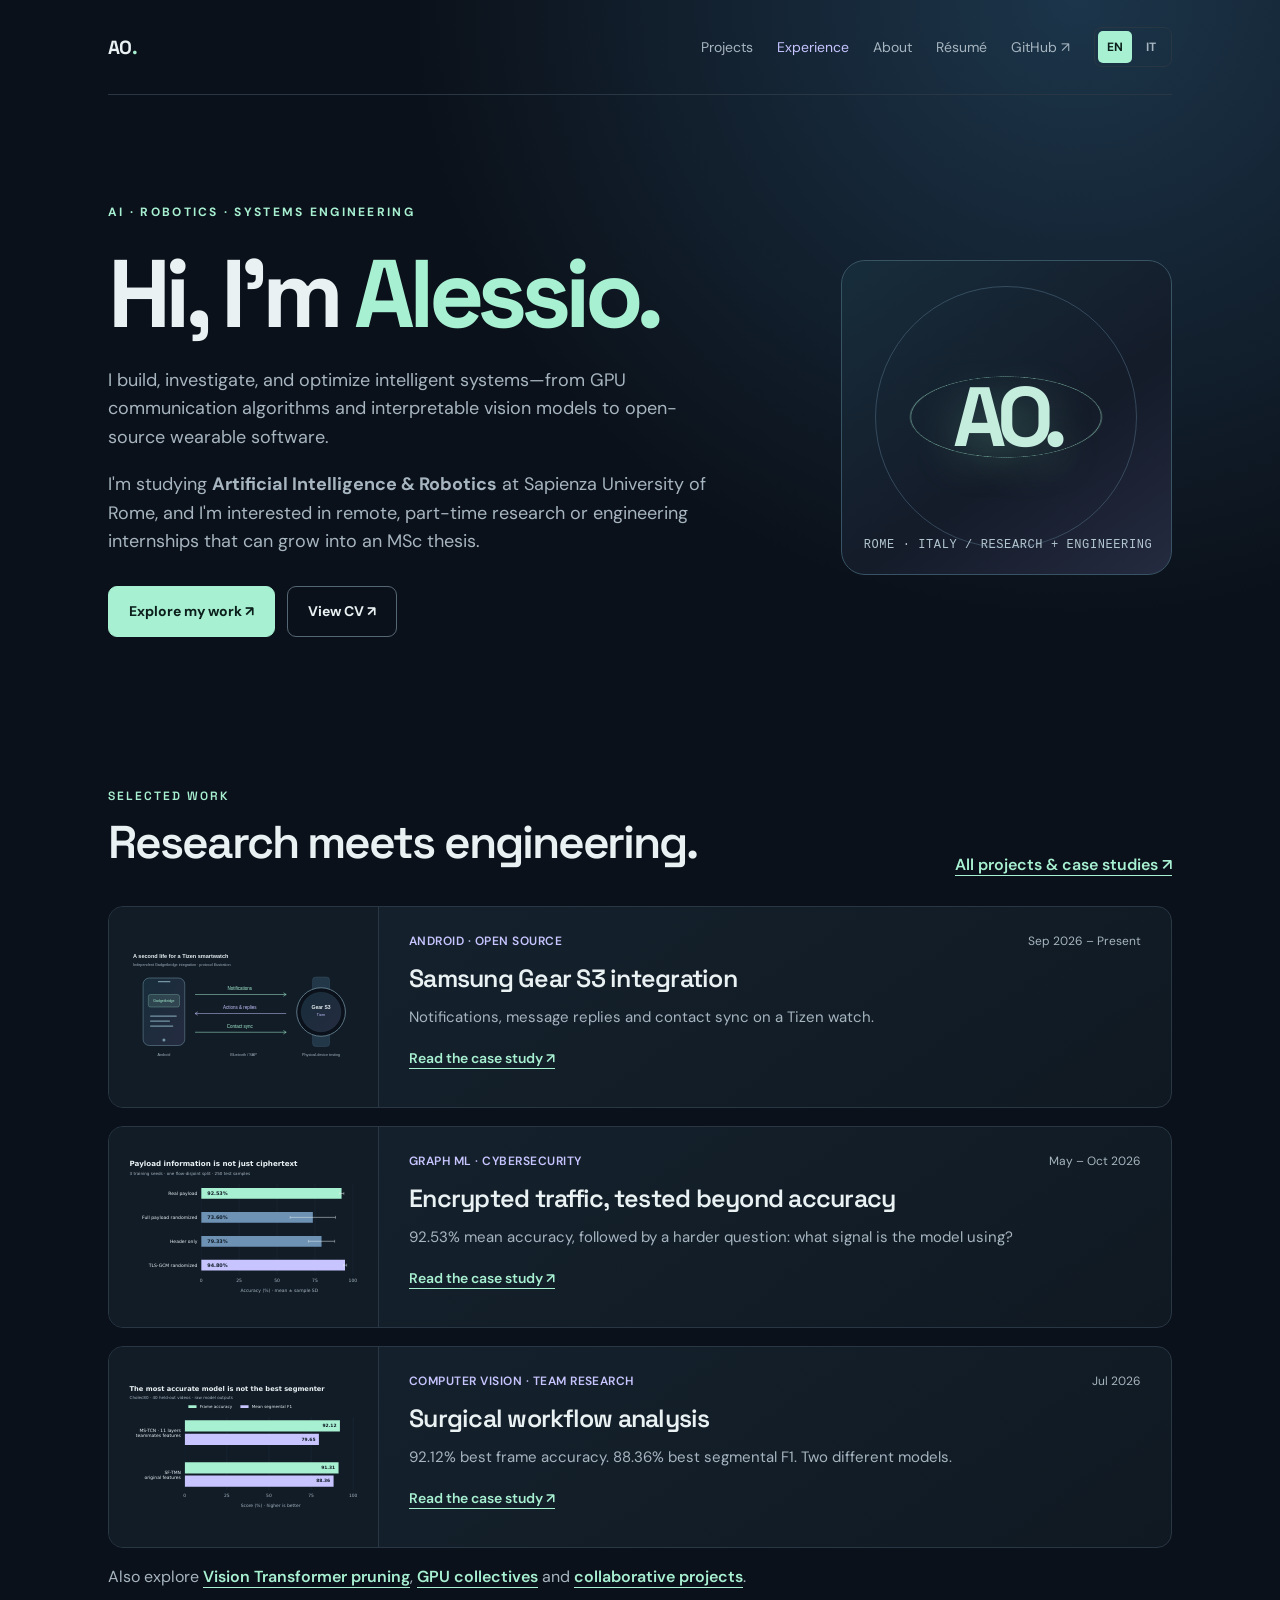
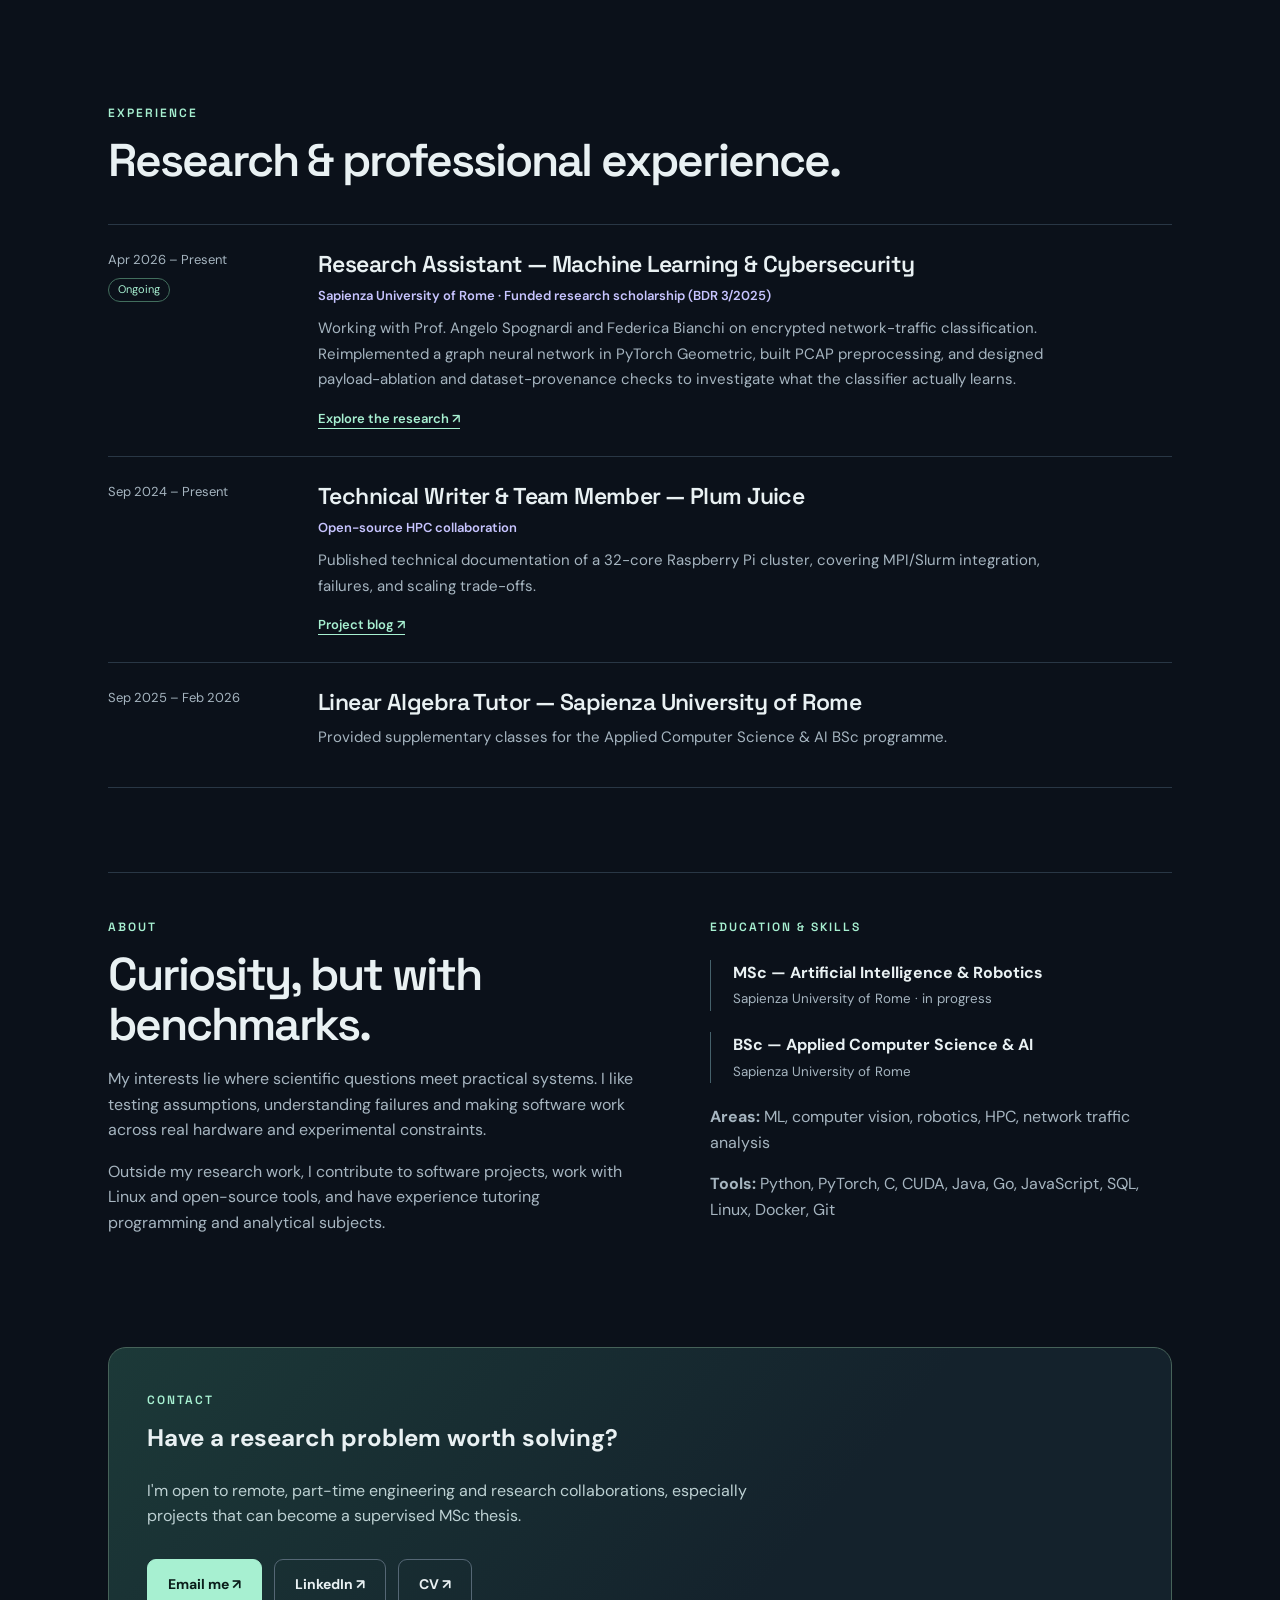
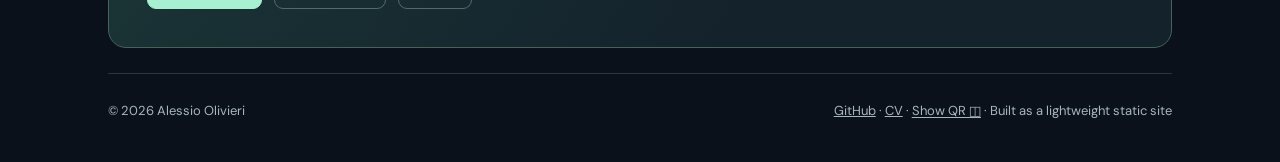
<file: index.html>
<!doctype html>
<html lang="en">
<head>
<meta charset="utf-8"><meta name="viewport" content="width=device-width,initial-scale=1">
<meta name="theme-color" content="#0b111a">
<meta name="description" content="Alessio Olivieri — MSc Artificial Intelligence & Robotics student at Sapienza. Research projects in GPU computing, mechanistic interpretability, cybersecurity ML, and open-source smartwatch integration.">
<title>Alessio Olivieri — AI, Robotics & Systems</title>
<link rel="preconnect" href="https://fonts.googleapis.com">
<link rel="preconnect" href="https://fonts.gstatic.com" crossorigin>
<link href="https://fonts.googleapis.com/css2?family=DM+Sans:wght@400;500;600;700&family=Space+Grotesk:wght@400;500;600;700&display=swap" rel="stylesheet">
<link rel="stylesheet" href="assets/site.css">
<link rel="stylesheet" href="assets/showcase.css">
<link rel="canonical" href="https://alessio-olivieri.github.io/">
<meta property="og:title" content="Alessio Olivieri — AI, Robotics &amp; Systems"><meta property="og:description" content="Research meets engineering. Explore selected projects, benchmarks and code."><meta property="og:type" content="website"><meta property="og:url" content="https://alessio-olivieri.github.io/"><meta property="og:image" content="https://alessio-olivieri.github.io/assets/projects/social-preview.png"><meta name="twitter:card" content="summary_large_image">
<link rel="alternate" hreflang="en" href="https://alessio-olivieri.github.io/">
<link rel="alternate" hreflang="it" href="https://alessio-olivieri.github.io/it/">
<link rel="alternate" hreflang="x-default" href="https://alessio-olivieri.github.io/">
</head>
<body>
<a class="skip-link" href="#main">Skip to content</a>
<div class="wrap">
<header class="nav"><a class="logo" href="index.html">AO<span>.</span></a>
<nav class="navlinks" aria-label="Primary"><a href="projects.html">Projects</a><a class="experience-nav" href="#experience">Experience</a><a class="about-nav" href="#about">About</a><a href="cv.pdf">Résumé</a><a class="github-nav" href="https://github.com/Alessio-Olivieri" target="_blank" rel="noopener">GitHub ↗</a><span class="language-switch" role="group" aria-label="Language"><a href="/" lang="en" hreflang="en" aria-label="English" title="English" aria-current="true">EN</a><a href="/it/" lang="it" hreflang="it" aria-label="Italiano" title="Italiano">IT</a></span></nav>
</header>
<main id="main">
<section class="hero">
<div><span class="eyebrow">AI · Robotics · Systems engineering</span>
<h1>Hi, I'm <em>Alessio.</em></h1>
<p>I build, investigate, and optimize intelligent systems—from GPU communication algorithms and interpretable vision models to open-source wearable software.</p>
<p>I'm studying <strong>Artificial Intelligence & Robotics</strong> at Sapienza University of Rome, and I'm interested in remote, part-time research or engineering internships that can grow into an MSc thesis.</p>
<div class="actions"><a class="button" href="projects.html">Explore my work ↗</a><a class="button ghost" href="cv.pdf">View CV ↗</a></div>
</div>
<div class="orb" aria-hidden="true"><strong>AO.</strong><span class="tag">ROME · ITALY / RESEARCH + ENGINEERING</span></div>
</section>
<section id="projects" class="section">
<div class="section-head">
<div><span class="kicker">Selected work</span>
<h2>Research meets engineering.</h2>
</div>
<a class="text-link" href="projects.html">All projects &amp; case studies ↗</a></div>
<div class="teaser-list">
<article class="teaser"><a class="card-media" href="projects/gear-s3.html" tabindex="-1" aria-hidden="true"><img src="assets/projects/gear-integration.svg" alt="Diagram of Android notifications, watch replies and contact sync over Bluetooth and SAP." width="960" height="480" loading="lazy" decoding="async"></a>
<div class="teaser-content">
<div class="card-meta"><span class="category">ANDROID · OPEN SOURCE</span><time datetime="2026-09">Sep 2026 – Present</time></div>
<h3><a href="projects/gear-s3.html">Samsung Gear S3 integration</a></h3>
<p>Notifications, message replies and contact sync on a Tizen watch.</p>
<a class="text-link" href="projects/gear-s3.html">Read the case study ↗</a></div>
</article>
<article class="teaser"><a class="card-media" href="projects/encrypted-traffic.html" tabindex="-1" aria-hidden="true"><img src="assets/projects/traffic-ablation.svg" alt="Accuracy over three training seeds: real payload 92.53%, full randomization 73.60%, header only 79.33%, TLS randomization 94.80%." width="639" height="385" loading="lazy" decoding="async"></a>
<div class="teaser-content">
<div class="card-meta"><span class="category">GRAPH ML · CYBERSECURITY</span><time datetime="2026-10">May – Oct 2026</time></div>
<h3><a href="projects/encrypted-traffic.html">Encrypted traffic, tested beyond accuracy</a></h3>
<p>92.53% mean accuracy, followed by a harder question: what signal is the model using?</p>
<a class="text-link" href="projects/encrypted-traffic.html">Read the case study ↗</a></div>
</article>
<article class="teaser"><a class="card-media" href="projects/surgical-workflow.html" tabindex="-1" aria-hidden="true"><img src="assets/projects/surgical-comparison.svg" alt="MS-TCN has 92.12% frame accuracy and 79.65% mean segmental F1. SF-TMN has 91.31% accuracy and 88.36% mean segmental F1." width="649" height="363" loading="lazy" decoding="async"></a>
<div class="teaser-content">
<div class="card-meta"><span class="category">COMPUTER VISION · TEAM RESEARCH</span><time datetime="2026-07">Jul 2026</time></div>
<h3><a href="projects/surgical-workflow.html">Surgical workflow analysis</a></h3>
<p>92.12% best frame accuracy. 88.36% best segmental F1. Two different models.</p>
<a class="text-link" href="projects/surgical-workflow.html">Read the case study ↗</a></div>
</article>
</div>
<p class="section-intro">Also explore <a class="text-link" href="projects/vision-transformer.html">Vision Transformer pruning</a>, <a class="text-link" href="projects/swing-allreduce.html">GPU collectives</a> and <a class="text-link" href="projects.html#collaborations">collaborative projects</a>.</p>
</section>
<section class="section experience-section" id="experience">
<div class="section-head"><div><span class="kicker">Experience</span><h2>Research &amp; professional experience.</h2></div></div>
<div class="experience-list">
<article class="experience-entry">
<div class="experience-date"><time datetime="2026-04">Apr 2026 – Present</time><span class="experience-current">Ongoing</span></div>
<div><h3>Research Assistant — Machine Learning &amp; Cybersecurity</h3>
<p class="experience-org">Sapienza University of Rome · Funded research scholarship (BDR 3/2025)</p>
<p>Working with Prof. Angelo Spognardi and Federica Bianchi on encrypted network-traffic classification. Reimplemented a graph neural network in PyTorch Geometric, built PCAP preprocessing, and designed payload-ablation and dataset-provenance checks to investigate what the classifier actually learns.</p>
<a class="text-link" href="projects/encrypted-traffic.html">Explore the research ↗</a></div>
</article>
<article class="experience-entry">
<div class="experience-date"><time datetime="2024-09">Sep 2024 – Present</time></div>
<div><h3>Technical Writer &amp; Team Member — Plum Juice</h3>
<p class="experience-org">Open-source HPC collaboration</p>
<p>Published technical documentation of a 32-core Raspberry Pi cluster, covering MPI/Slurm integration, failures, and scaling trade-offs.</p>
<a class="text-link" href="https://plum-juice-project.github.io/plum-io/">Project blog ↗</a></div>
</article>
<article class="experience-entry">
<div class="experience-date"><time datetime="2025-09">Sep 2025 – Feb 2026</time></div>
<div><h3>Linear Algebra Tutor — Sapienza University of Rome</h3>
<p>Provided supplementary classes for the Applied Computer Science &amp; AI BSc programme.</p></div>
</article>
</div>
</section>
<section id="about" class="section">
<div class="about">
<div><span class="kicker">About</span>
<h2>Curiosity, but with benchmarks.</h2>
<p>My interests lie where scientific questions meet practical systems. I like testing assumptions, understanding failures and making software work across real hardware and experimental constraints.</p>
<p>Outside my research work, I contribute to software projects, work with Linux and open-source tools, and have experience tutoring programming and analytical subjects.</p>
</div>
<div><span class="kicker">Education & skills</span>
<div class="timeline"><strong>MSc — Artificial Intelligence & Robotics</strong><small>Sapienza University of Rome · in progress</small></div>
<div class="timeline"><strong>BSc — Applied Computer Science & AI</strong><small>Sapienza University of Rome</small></div>
<p><strong>Areas:</strong> ML, computer vision, robotics, HPC, network traffic analysis</p>
<p><strong>Tools:</strong> Python, PyTorch, C, CUDA, Java, Go, JavaScript, SQL, Linux, Docker, Git</p>
</div>
</div>
</section>
<section class="contact"><span class="kicker">Contact</span>
<h2>Have a research problem worth solving?</h2>
<p>I'm open to remote, part-time engineering and research collaborations, especially projects that can become a supervised MSc thesis.</p>
<div class="actions"><a class="button" href="mailto:olivieri.1973323@studenti.uniroma1.it">Email me ↗</a><a class="button ghost" href="https://www.linkedin.com/in/alessio-olivieri/" target="_blank" rel="noopener">LinkedIn ↗</a><a class="button ghost" href="cv.pdf">CV ↗</a></div>
</section>
</main>
<footer><span>© 2026 Alessio Olivieri</span><span><a href="https://github.com/Alessio-Olivieri" target="_blank" rel="noopener">GitHub</a> · <a href="cv.pdf">CV</a> · <button class="footer-qr-trigger" type="button" data-qr-open>Show QR ◫</button> · Built as a lightweight static site</span></footer>
</div>
<dialog id="share-qr-dialog" class="qr-dialog" aria-labelledby="share-qr-title" aria-describedby="share-qr-intro">
<div class="qr-modal">
<div class="qr-modal-head"><h2 id="share-qr-title">Share with a QR code</h2><button type="button" class="qr-close" data-qr-close aria-label="Close">×</button></div>
<p id="share-qr-intro">Scan to open this portfolio or its PDF CV on another device.</p>
<div class="qr-tabs" role="group" aria-label="QR code destination"><button type="button" data-qr-target="portfolio" aria-pressed="true">Portfolio</button><button type="button" data-qr-target="cv" aria-pressed="false">CV (PDF)</button></div>
<div class="qr-image-wrap"><img id="share-qr-image" src="/assets/qr-portfolio.svg" width="296" height="296" alt="QR code linking to Alessio Olivieri's portfolio"></div>
<a id="share-qr-url" class="qr-url" href="https://alessio-olivieri.github.io/" target="_blank" rel="noopener">alessio-olivieri.github.io/</a>
<div class="qr-actions"><button type="button" class="button" data-qr-copy>Copy link</button><a class="button ghost" id="share-qr-download" href="/assets/qr-portfolio.svg" download="alessio-portfolio-qr.svg">Download QR ↓</a></div>
<p class="qr-status" data-qr-status aria-live="polite"></p>
</div></dialog>
<script src="/assets/share-qr.js" defer></script>
</body>
</html>
</file>
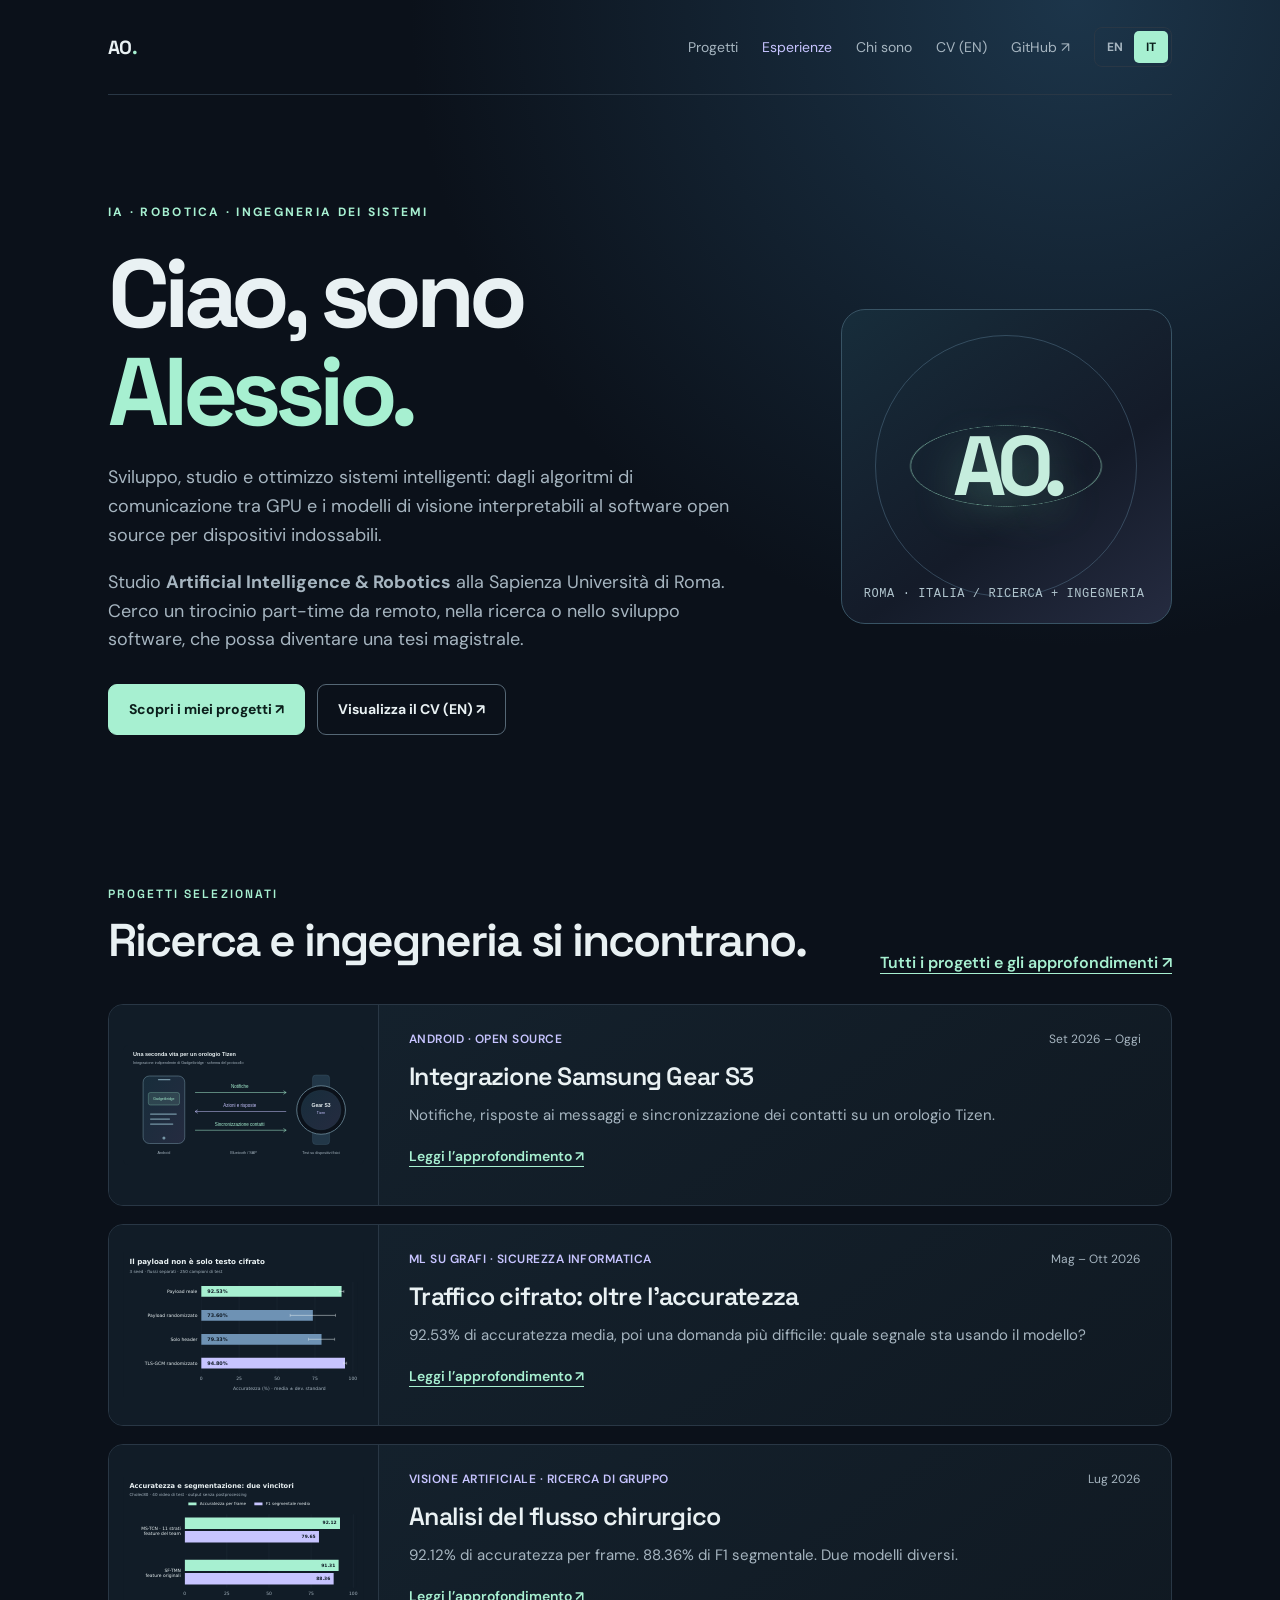
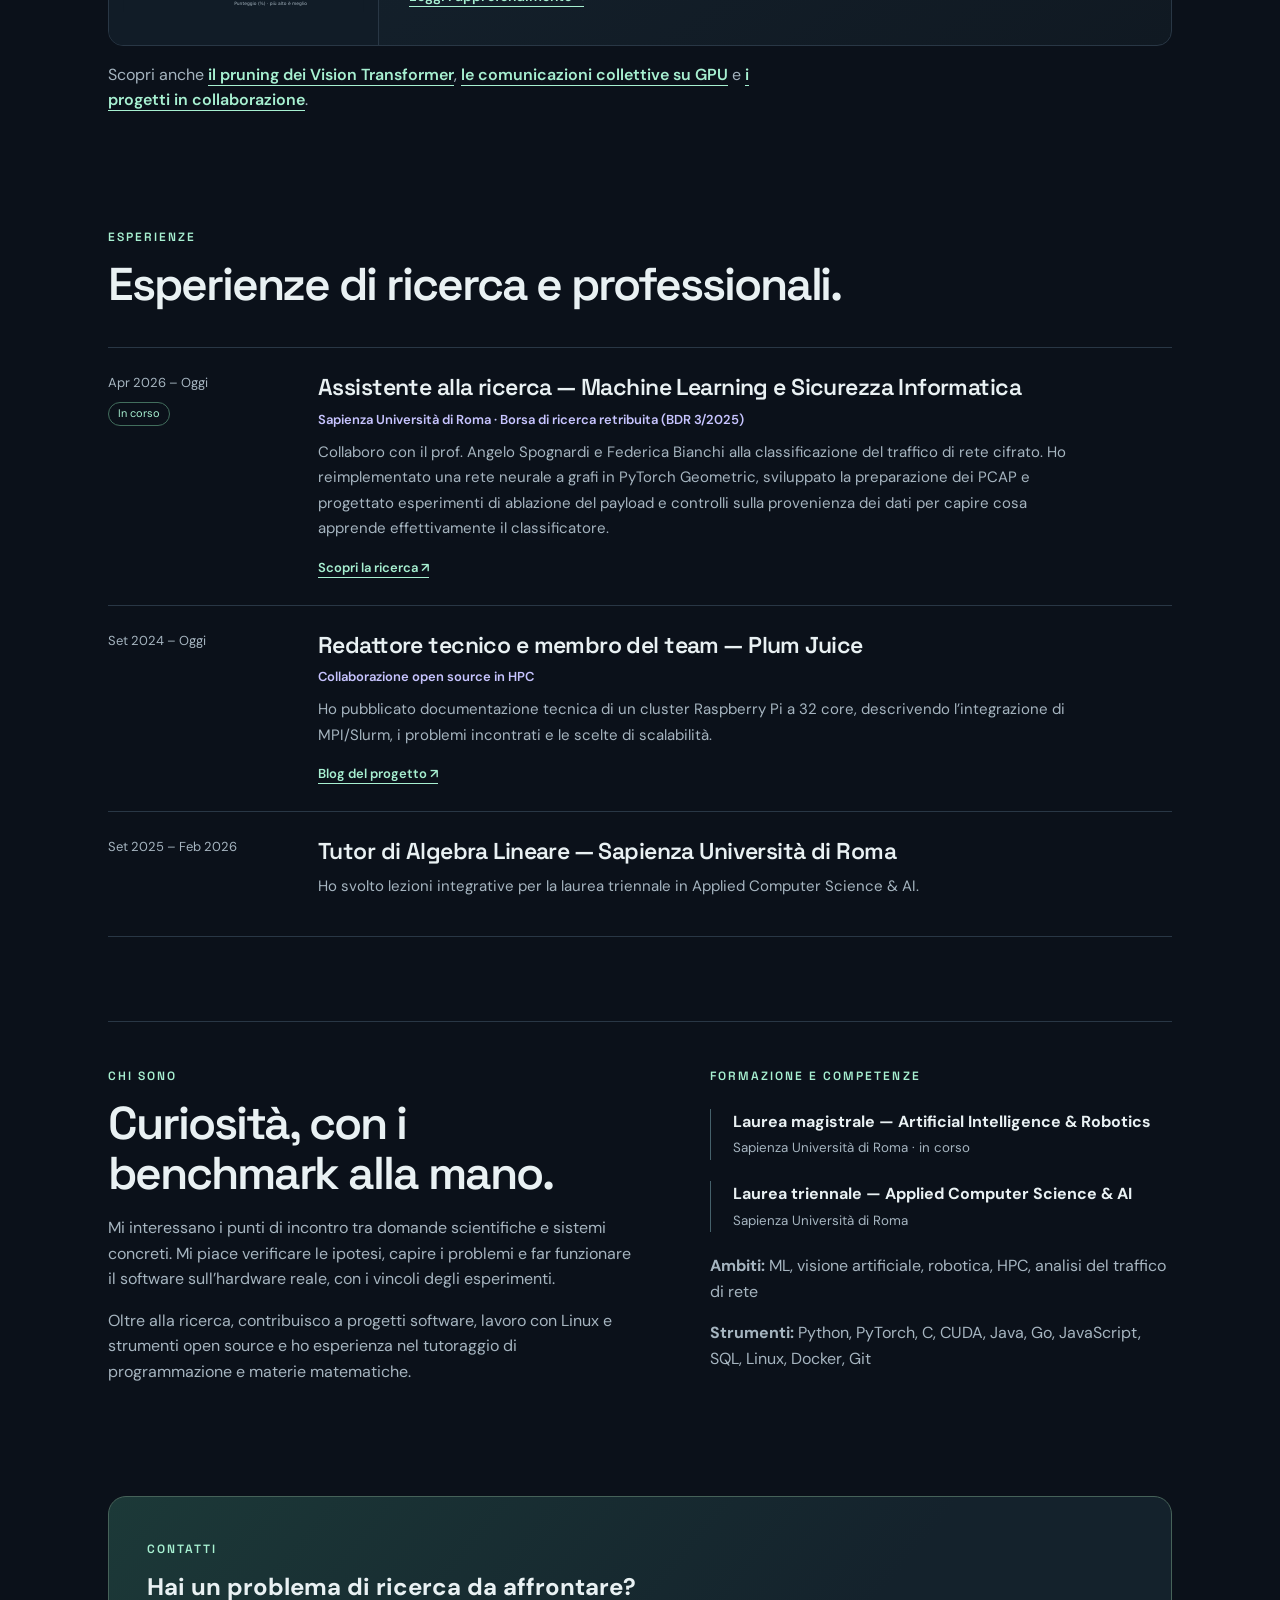
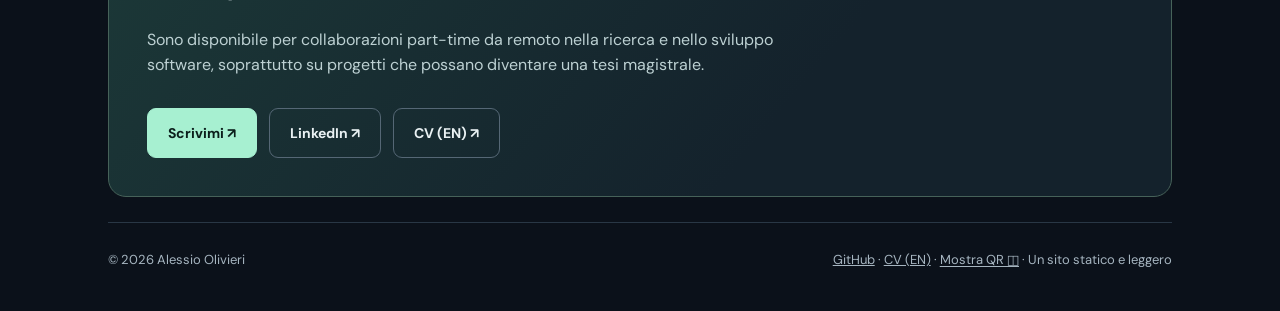
<file: it/index.html>
<!doctype html>
<html lang="it">
<head>
<meta charset="utf-8"><meta name="viewport" content="width=device-width,initial-scale=1">
<meta name="theme-color" content="#0b111a">
<meta name="description" content="Alessio Olivieri — Studente magistrale in Artificial Intelligence &amp; Robotics alla Sapienza. Progetti di ricerca su GPU, interpretabilità meccanicistica, machine learning per la sicurezza informatica e integrazione open source di smartwatch.">
<title>Alessio Olivieri — IA, Robotica e Sistemi</title>
<link rel="preconnect" href="https://fonts.googleapis.com">
<link rel="preconnect" href="https://fonts.gstatic.com" crossorigin>
<link href="https://fonts.googleapis.com/css2?family=DM+Sans:wght@400;500;600;700&amp;family=Space+Grotesk:wght@400;500;600;700&amp;display=swap" rel="stylesheet">
<link rel="stylesheet" href="/assets/site.css">
<link rel="stylesheet" href="/assets/showcase.css">
<link rel="canonical" href="https://alessio-olivieri.github.io/it/">
<meta property="og:title" content="Alessio Olivieri — IA, Robotica e Sistemi"><meta property="og:description" content="Ricerca e ingegneria si incontrano. Scopri progetti selezionati, benchmark e codice."><meta property="og:type" content="website"><meta property="og:url" content="https://alessio-olivieri.github.io/it/"><meta property="og:image" content="https://alessio-olivieri.github.io/assets/projects/social-preview.png"><meta name="twitter:card" content="summary_large_image">
<link rel="alternate" hreflang="en" href="https://alessio-olivieri.github.io/">
<link rel="alternate" hreflang="it" href="https://alessio-olivieri.github.io/it/">
<link rel="alternate" hreflang="x-default" href="https://alessio-olivieri.github.io/">
</head>
<body>
<a class="skip-link" href="#main">Vai al contenuto</a>
<div class="wrap">
<header class="nav"><a class="logo" href="/it/index.html">AO<span>.</span></a>
<nav class="navlinks" aria-label="Navigazione principale"><a href="/it/projects.html">Progetti</a><a class="experience-nav" href="#experience">Esperienze</a><a class="about-nav" href="#about">Chi sono</a><a href="/cv.pdf">CV (EN)</a><a class="github-nav" href="https://github.com/Alessio-Olivieri" target="_blank" rel="noopener">GitHub ↗</a><span class="language-switch" role="group" aria-label="Lingua"><a href="/" lang="en" hreflang="en" aria-label="English" title="English">EN</a><a href="/it/" lang="it" hreflang="it" aria-label="Italiano" title="Italiano" aria-current="true">IT</a></span></nav>
</header>
<main id="main">
<section class="hero">
<div><span class="eyebrow">IA · Robotica · Ingegneria dei sistemi</span>
<h1>Ciao, sono <em>Alessio.</em></h1>
<p>Sviluppo, studio e ottimizzo sistemi intelligenti: dagli algoritmi di comunicazione tra GPU e i modelli di visione interpretabili al software open source per dispositivi indossabili.</p>
<p>Studio <strong>Artificial Intelligence &amp; Robotics</strong> alla Sapienza Università di Roma. Cerco un tirocinio part-time da remoto, nella ricerca o nello sviluppo software, che possa diventare una tesi magistrale.</p>
<div class="actions"><a class="button" href="/it/projects.html">Scopri i miei progetti ↗</a><a class="button ghost" href="/cv.pdf">Visualizza il CV (EN) ↗</a></div>
</div>
<div class="orb" aria-hidden="true"><strong>AO.</strong><span class="tag">ROMA · ITALIA / RICERCA + INGEGNERIA</span></div>
</section>
<section id="projects" class="section">
<div class="section-head">
<div><span class="kicker">Progetti selezionati</span>
<h2>Ricerca e ingegneria si incontrano.</h2>
</div>
<a class="text-link" href="/it/projects.html">Tutti i progetti e gli approfondimenti ↗</a></div>
<div class="teaser-list">
<article class="teaser"><a class="card-media" href="/it/projects/gear-s3.html" tabindex="-1" aria-hidden="true"><img src="/assets/projects/gear-integration.it.svg" alt="Schema di notifiche Android, risposte dall’orologio e sincronizzazione dei contatti tramite Bluetooth e SAP." width="960" height="480" loading="lazy" decoding="async"></a>
<div class="teaser-content">
<div class="card-meta"><span class="category">ANDROID · OPEN SOURCE</span><time datetime="2026-09">Set 2026 – Oggi</time></div>
<h3><a href="/it/projects/gear-s3.html">Integrazione Samsung Gear S3</a></h3>
<p>Notifiche, risposte ai messaggi e sincronizzazione dei contatti su un orologio Tizen.</p>
<a class="text-link" href="/it/projects/gear-s3.html">Leggi l’approfondimento ↗</a></div>
</article>
<article class="teaser"><a class="card-media" href="/it/projects/encrypted-traffic.html" tabindex="-1" aria-hidden="true"><img src="/assets/projects/traffic-ablation.it.svg" alt="Accuratezza su tre seed di addestramento: payload reale 92.53%, randomizzazione completa 73.60%, soli header 79.33%, randomizzazione TLS 94.80%." width="639" height="385" loading="lazy" decoding="async"></a>
<div class="teaser-content">
<div class="card-meta"><span class="category">ML SU GRAFI · SICUREZZA INFORMATICA</span><time datetime="2026-10">Mag – Ott 2026</time></div>
<h3><a href="/it/projects/encrypted-traffic.html">Traffico cifrato: oltre l’accuratezza</a></h3>
<p>92.53% di accuratezza media, poi una domanda più difficile: quale segnale sta usando il modello?</p>
<a class="text-link" href="/it/projects/encrypted-traffic.html">Leggi l’approfondimento ↗</a></div>
</article>
<article class="teaser"><a class="card-media" href="/it/projects/surgical-workflow.html" tabindex="-1" aria-hidden="true"><img src="/assets/projects/surgical-comparison.it.svg" alt="MS-TCN raggiunge il 92.12% di accuratezza per frame e il 79.65% di F1 segmentale medio. SF-TMN raggiunge il 91.31% di accuratezza e l’88.36% di F1 segmentale medio." width="649" height="363" loading="lazy" decoding="async"></a>
<div class="teaser-content">
<div class="card-meta"><span class="category">VISIONE ARTIFICIALE · RICERCA DI GRUPPO</span><time datetime="2026-07">Lug 2026</time></div>
<h3><a href="/it/projects/surgical-workflow.html">Analisi del flusso chirurgico</a></h3>
<p>92.12% di accuratezza per frame. 88.36% di F1 segmentale. Due modelli diversi.</p>
<a class="text-link" href="/it/projects/surgical-workflow.html">Leggi l’approfondimento ↗</a></div>
</article>
</div>
<p class="section-intro">Scopri anche <a class="text-link" href="/it/projects/vision-transformer.html">il pruning dei Vision Transformer</a>, <a class="text-link" href="/it/projects/swing-allreduce.html">le comunicazioni collettive su GPU</a> e <a class="text-link" href="/it/projects.html#collaborations">i progetti in collaborazione</a>.</p>
</section>
<section class="section experience-section" id="experience">
<div class="section-head"><div><span class="kicker">Esperienze</span><h2>Esperienze di ricerca e professionali.</h2></div></div>
<div class="experience-list">
<article class="experience-entry">
<div class="experience-date"><time datetime="2026-04">Apr 2026 – Oggi</time><span class="experience-current">In corso</span></div>
<div><h3>Assistente alla ricerca — Machine Learning e Sicurezza Informatica</h3>
<p class="experience-org">Sapienza Università di Roma · Borsa di ricerca retribuita (BDR 3/2025)</p>
<p>Collaboro con il prof. Angelo Spognardi e Federica Bianchi alla classificazione del traffico di rete cifrato. Ho reimplementato una rete neurale a grafi in PyTorch Geometric, sviluppato la preparazione dei PCAP e progettato esperimenti di ablazione del payload e controlli sulla provenienza dei dati per capire cosa apprende effettivamente il classificatore.</p>
<a class="text-link" href="/it/projects/encrypted-traffic.html">Scopri la ricerca ↗</a></div>
</article>
<article class="experience-entry">
<div class="experience-date"><time datetime="2024-09">Set 2024 – Oggi</time></div>
<div><h3>Redattore tecnico e membro del team — Plum Juice</h3>
<p class="experience-org">Collaborazione open source in HPC</p>
<p>Ho pubblicato documentazione tecnica di un cluster Raspberry Pi a 32 core, descrivendo l’integrazione di MPI/Slurm, i problemi incontrati e le scelte di scalabilità.</p>
<a class="text-link" href="https://plum-juice-project.github.io/plum-io/">Blog del progetto ↗</a></div>
</article>
<article class="experience-entry">
<div class="experience-date"><time datetime="2025-09">Set 2025 – Feb 2026</time></div>
<div><h3>Tutor di Algebra Lineare — Sapienza Università di Roma</h3>
<p>Ho svolto lezioni integrative per la laurea triennale in Applied Computer Science &amp; AI.</p></div>
</article>
</div>
</section>
<section id="about" class="section">
<div class="about">
<div><span class="kicker">Chi sono</span>
<h2>Curiosità, con i benchmark alla mano.</h2>
<p>Mi interessano i punti di incontro tra domande scientifiche e sistemi concreti. Mi piace verificare le ipotesi, capire i problemi e far funzionare il software sull’hardware reale, con i vincoli degli esperimenti.</p>
<p>Oltre alla ricerca, contribuisco a progetti software, lavoro con Linux e strumenti open source e ho esperienza nel tutoraggio di programmazione e materie matematiche.</p>
</div>
<div><span class="kicker">Formazione e competenze</span>
<div class="timeline"><strong>Laurea magistrale — Artificial Intelligence &amp; Robotics</strong><small>Sapienza Università di Roma · in corso</small></div>
<div class="timeline"><strong>Laurea triennale — Applied Computer Science &amp; AI</strong><small>Sapienza Università di Roma</small></div>
<p><strong>Ambiti:</strong> ML, visione artificiale, robotica, HPC, analisi del traffico di rete</p>
<p><strong>Strumenti:</strong> Python, PyTorch, C, CUDA, Java, Go, JavaScript, SQL, Linux, Docker, Git</p>
</div>
</div>
</section>
<section class="contact"><span class="kicker">Contatti</span>
<h2>Hai un problema di ricerca da affrontare?</h2>
<p>Sono disponibile per collaborazioni part-time da remoto nella ricerca e nello sviluppo software, soprattutto su progetti che possano diventare una tesi magistrale.</p>
<div class="actions"><a class="button" href="mailto:olivieri.1973323@studenti.uniroma1.it">Scrivimi ↗</a><a class="button ghost" href="https://www.linkedin.com/in/alessio-olivieri/" target="_blank" rel="noopener">LinkedIn ↗</a><a class="button ghost" href="/cv.pdf">CV (EN) ↗</a></div>
</section>
</main>
<footer><span>© 2026 Alessio Olivieri</span><span><a href="https://github.com/Alessio-Olivieri" target="_blank" rel="noopener">GitHub</a> · <a href="/cv.pdf">CV (EN)</a> · <button class="footer-qr-trigger" type="button" data-qr-open>Mostra QR ◫</button> · Un sito statico e leggero</span></footer>
</div>
<dialog id="share-qr-dialog" class="qr-dialog" aria-labelledby="share-qr-title" aria-describedby="share-qr-intro">
<div class="qr-modal">
<div class="qr-modal-head"><h2 id="share-qr-title">Condividi tramite QR</h2><button type="button" class="qr-close" data-qr-close aria-label="Chiudi">×</button></div>
<p id="share-qr-intro">Mostra questo codice per aprire il portfolio o il CV sul telefono.</p>
<div class="qr-tabs" role="group" aria-label="Destinazione del codice QR"><button type="button" data-qr-target="portfolio" aria-pressed="true">Portfolio</button><button type="button" data-qr-target="cv" aria-pressed="false">CV (PDF)</button></div>
<div class="qr-image-wrap"><img id="share-qr-image" src="/assets/qr-portfolio.svg" width="296" height="296" alt="Codice QR del portfolio di Alessio Olivieri"></div>
<a id="share-qr-url" class="qr-url" href="https://alessio-olivieri.github.io/" target="_blank" rel="noopener">alessio-olivieri.github.io/</a>
<div class="qr-actions"><button type="button" class="button" data-qr-copy>Copia link</button><a class="button ghost" id="share-qr-download" href="/assets/qr-portfolio.svg" download="alessio-portfolio-qr.svg">Scarica QR ↓</a></div>
<p class="qr-status" data-qr-status aria-live="polite"></p>
</div></dialog>
<script src="/assets/share-qr.js" defer></script>
</body>
</html>
</file>
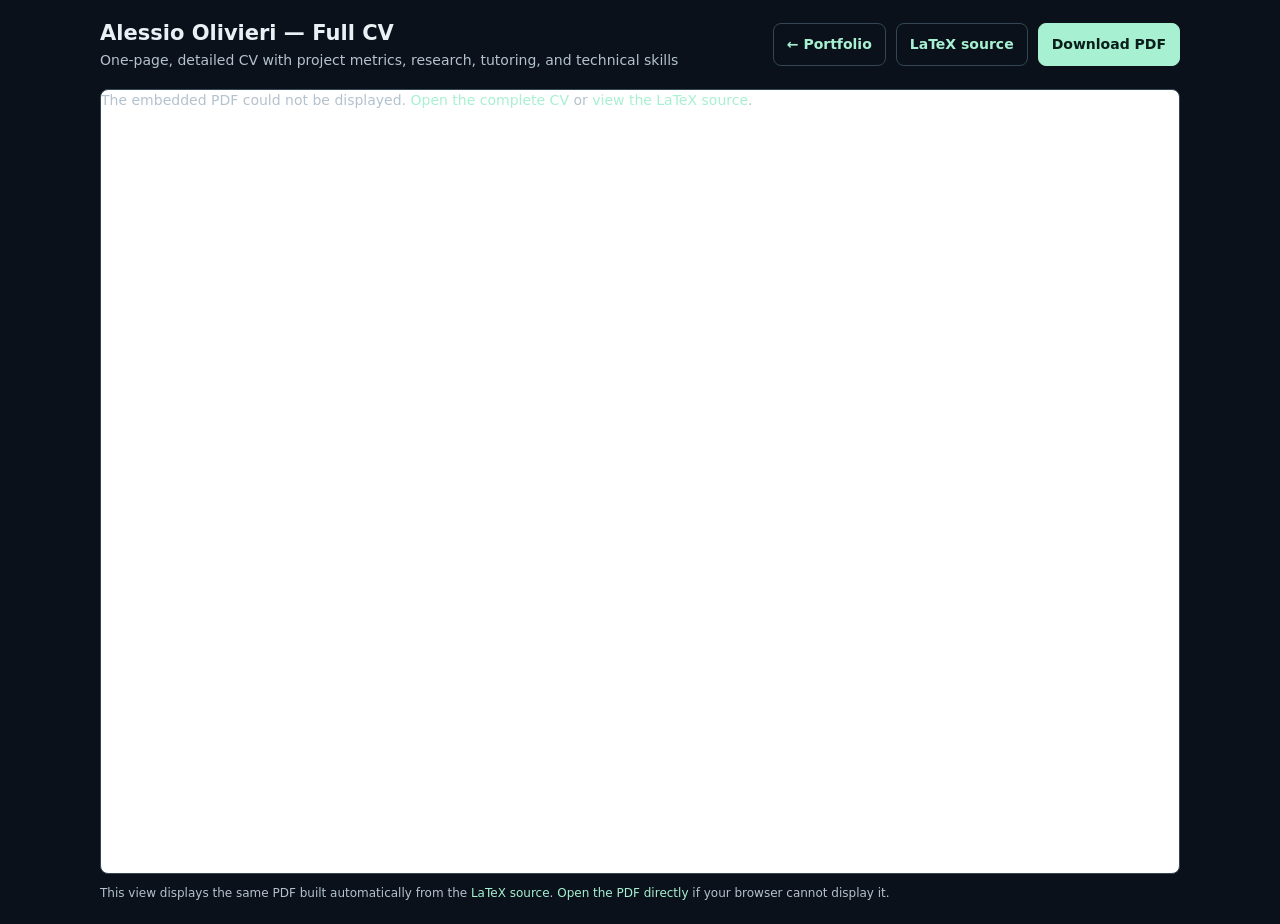
<file: cv.html>
<!doctype html>
<html lang="en">
<head>
  <meta charset="utf-8">
  <meta name="viewport" content="width=device-width, initial-scale=1">
  <meta name="description" content="Full academic and technical CV of Alessio Olivieri: AI, robotics, GPU computing, computer vision and software engineering.">
  <title>Full CV — Alessio Olivieri</title>
  <style>
    :root{color-scheme:dark;--bg:#0b111a;--text:#eaf1f4;--line:#324654;--mint:#a7f0d1}
    *{box-sizing:border-box}body{background:var(--bg);color:var(--text);margin:0;font:14px/1.5 system-ui,sans-serif}
    header{max-width:1120px;margin:auto;padding:18px 20px;display:flex;gap:18px;align-items:center;justify-content:space-between;flex-wrap:wrap}
    a{color:var(--mint);text-decoration:none}a:hover{text-decoration:underline}
    h1{font-size:21px;margin:0}p{color:#b3c2ce;margin:0}
    .links{display:flex;gap:10px;flex-wrap:wrap}
    .button{border:1px solid var(--line);border-radius:8px;padding:10px 13px;font-weight:700}
    .primary{background:var(--mint);color:#0b1e1b;border-color:var(--mint)}
    .page{max-width:1120px;margin:auto;padding:0 20px 22px}
    .viewer{display:block;width:100%;height:calc(100vh - 115px);min-height:650px;background:white;border:1px solid var(--line);border-radius:8px}
    .small{margin-top:10px;font-size:12px}
    @media(max-width:730px){header{display:block}.links{margin-top:15px}.viewer{height:calc(100vh - 175px);min-height:480px}}
  </style>
</head>
<body>
<header>
<div><h1>Alessio Olivieri — Full CV</h1><p>One-page, detailed CV with project metrics, research, tutoring, and technical skills</p></div>
<nav class="links">
<a class="button" href="index.html">← Portfolio</a>
<a class="button" href="cv.tex" download>LaTeX source</a>
<a class="button primary" href="cv.pdf" download>Download PDF</a>
</nav>
</header>
<main class="page">
<object class="viewer" data="cv.pdf#toolbar=1" type="application/pdf" aria-label="Full one-page curriculum vitae in PDF format">
<p>The embedded PDF could not be displayed. <a href="cv.pdf">Open the complete CV</a> or <a href="cv.tex">view the LaTeX source</a>.</p>
</object>
<p class="small">This view displays the same PDF built automatically from the <a href="cv.tex">LaTeX source</a>. <a href="cv.pdf">Open the PDF directly</a> if your browser cannot display it.</p>
</main>
</body>
</html>
</file>
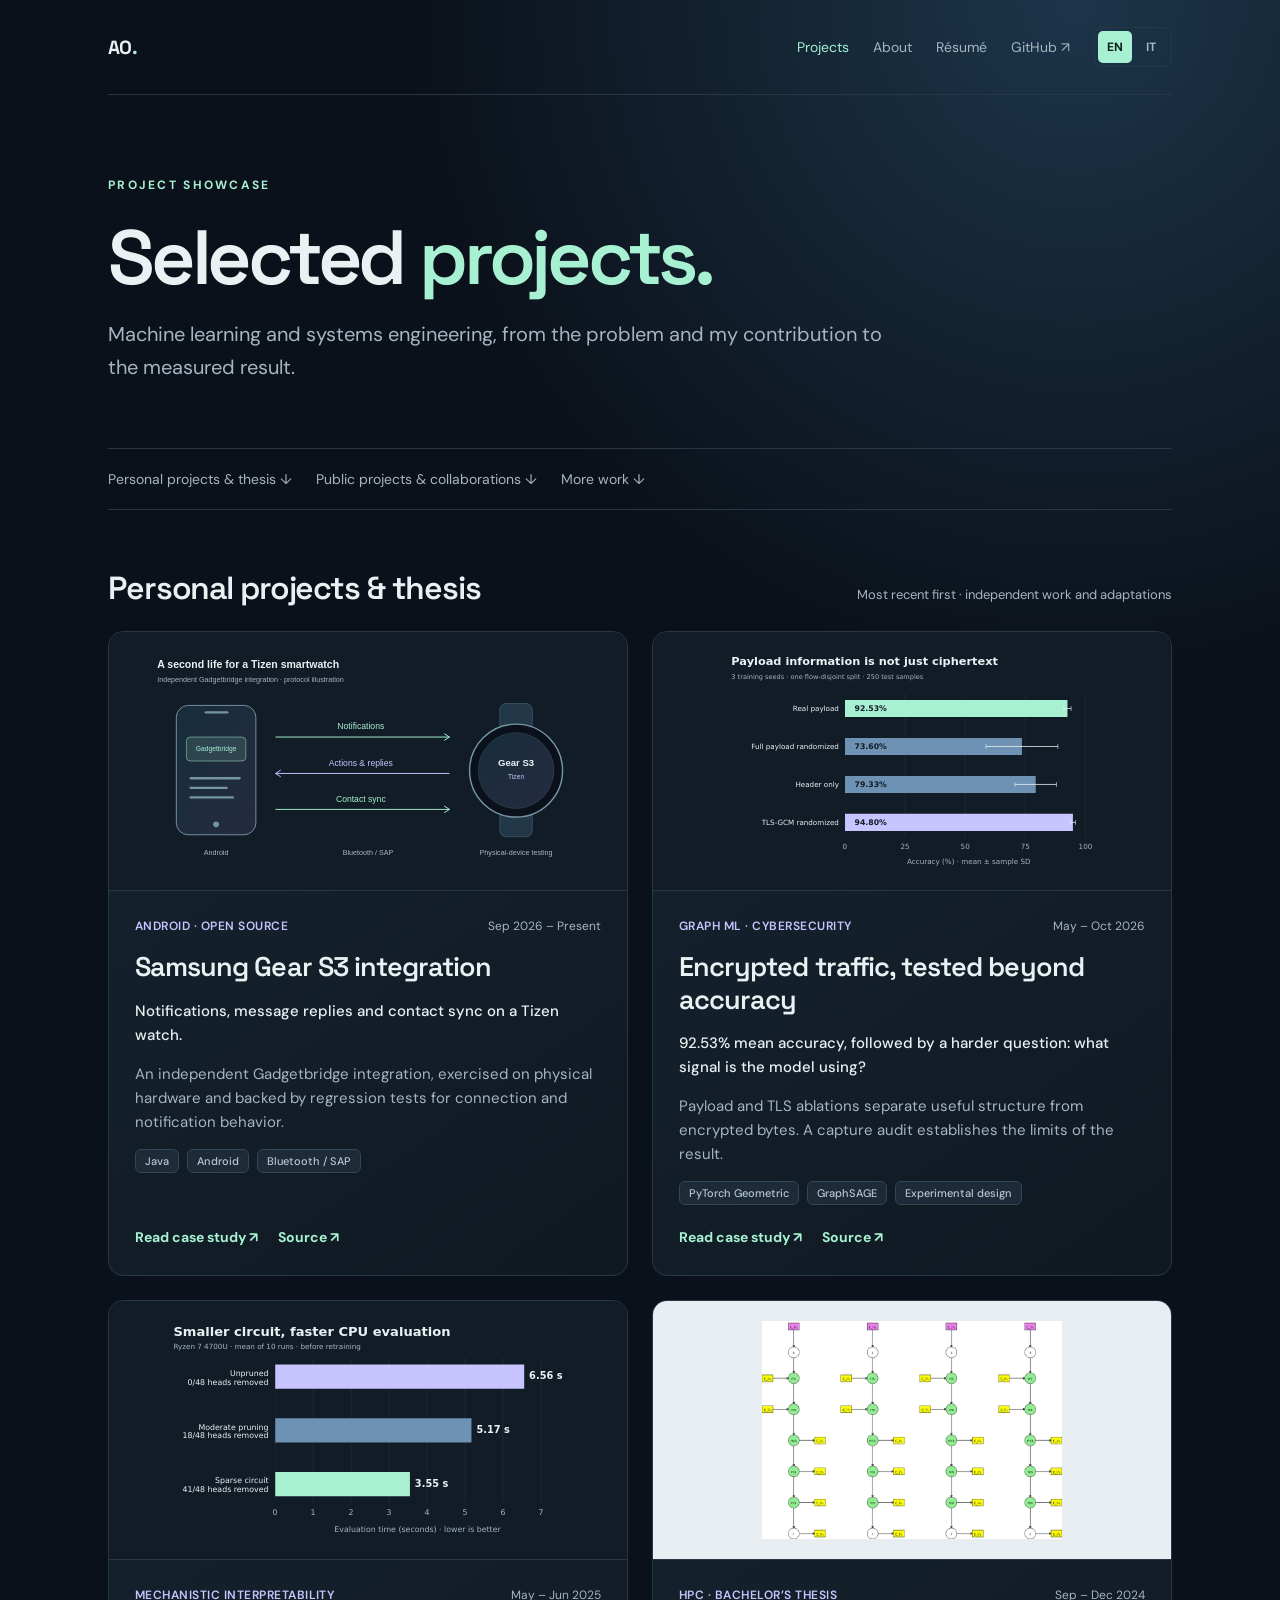
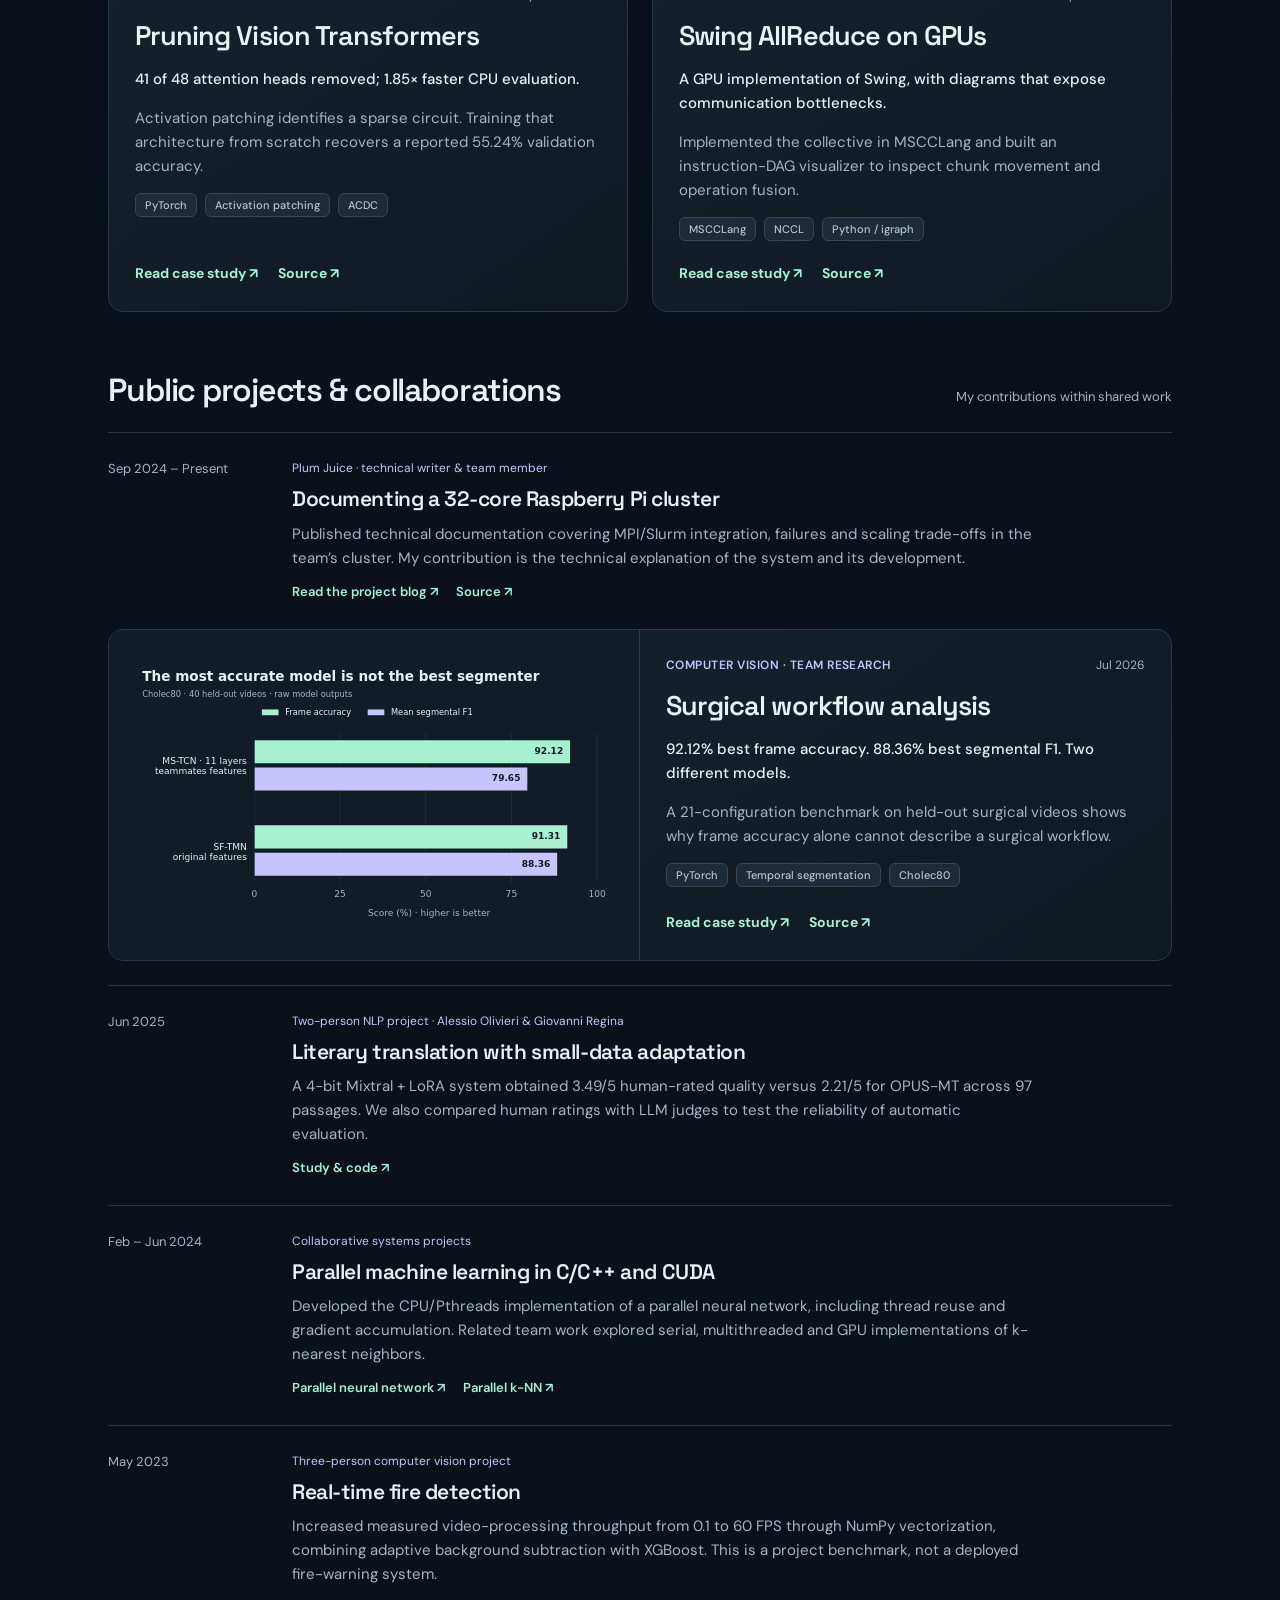
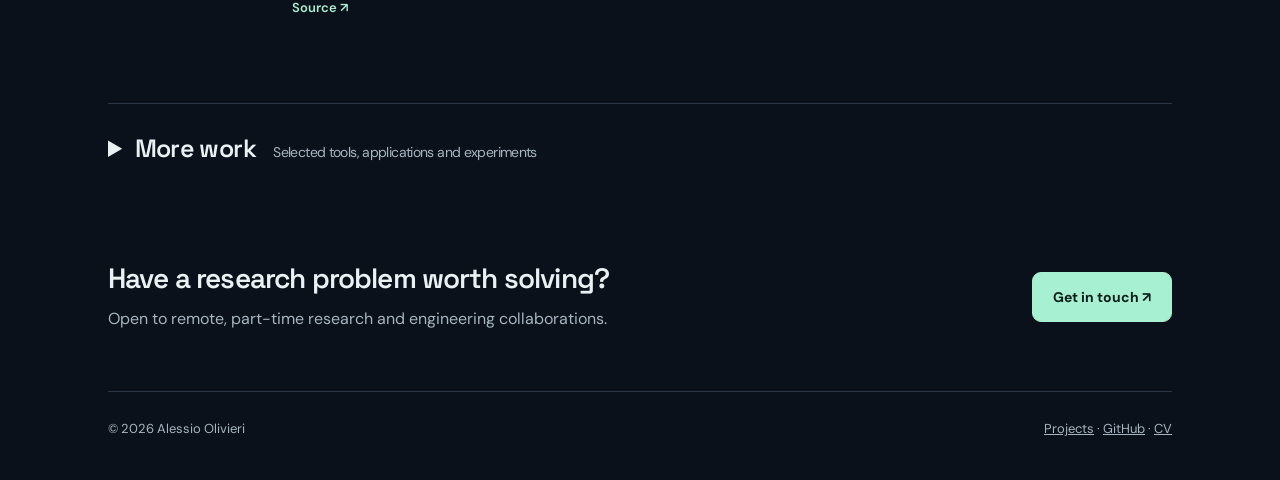
<file: projects.html>
<!doctype html>
<html lang="en">
<head><meta charset="utf-8"><meta name="viewport" content="width=device-width,initial-scale=1"><meta name="theme-color" content="#0b111a"><title>Projects — Alessio Olivieri</title><meta name="description" content="Selected AI and systems projects: results, technical decisions, original figures and source code.">
<link rel="canonical" href="https://alessio-olivieri.github.io/projects.html"><meta property="og:type" content="website"><meta property="og:title" content="Projects — Alessio Olivieri"><meta property="og:description" content="Selected AI and systems projects: results, technical decisions, original figures and source code."><meta property="og:url" content="https://alessio-olivieri.github.io/projects.html"><meta property="og:image" content="https://alessio-olivieri.github.io/assets/projects/social-preview.png"><meta name="twitter:card" content="summary_large_image">
<link rel="preconnect" href="https://fonts.googleapis.com">
<link rel="preconnect" href="https://fonts.gstatic.com" crossorigin>
<link href="https://fonts.googleapis.com/css2?family=DM+Sans:wght@400;500;600;700&family=Space+Grotesk:wght@400;500;600;700&display=swap" rel="stylesheet">
<link rel="stylesheet" href="assets/site.css">
<link rel="stylesheet" href="assets/showcase.css"><link rel="alternate" hreflang="en" href="https://alessio-olivieri.github.io/projects.html">
<link rel="alternate" hreflang="it" href="https://alessio-olivieri.github.io/it/projects.html">
<link rel="alternate" hreflang="x-default" href="https://alessio-olivieri.github.io/projects.html">
</head>
<body><a class="skip-link" href="#main">Skip to content</a>
<div class="wrap">
<header class="nav"><a class="logo" href="index.html" aria-label="Alessio Olivieri home">AO<span>.</span></a>
<nav class="navlinks" aria-label="Primary"><a href="projects.html" aria-current="page">Projects</a><a class="about-nav" href="index.html#about">About</a><a href="cv.pdf">Résumé</a><a class="github-nav" href="https://github.com/Alessio-Olivieri" target="_blank" rel="noopener">GitHub ↗</a><span class="language-switch" role="group" aria-label="Language"><a href="/projects.html" lang="en" hreflang="en" aria-label="English" title="English" aria-current="true">EN</a><a href="/it/projects.html" lang="it" hreflang="it" aria-label="Italiano" title="Italiano">IT</a></span></nav>
</header>
<main id="main">
<section class="page-hero"><span class="eyebrow">Project showcase</span>
<h1>Selected <em>projects.</em></h1>
<p class="lead">Machine learning and systems engineering, from the problem and my contribution to the measured result.</p>
</section>
<nav class="jump-nav" aria-label="Project sections"><a href="#personal">Personal projects &amp; thesis ↓</a><a href="#collaborations">Public projects &amp; collaborations ↓</a><a href="#more">More work ↓</a></nav>
<section class="collection" id="personal">
<div class="collection-heading">
<h2>Personal projects &amp; thesis</h2>
<p>Most recent first · independent work and adaptations</p>
</div>
<div class="case-grid">
<article class="case-card "><a class="card-media " href="projects/gear-s3.html" tabindex="-1" aria-hidden="true"><img src="assets/projects/gear-integration.svg" alt="Diagram of Android notifications, watch replies and contact sync over Bluetooth and SAP." width="960" height="480" loading="lazy" decoding="async"></a>
<div class="card-body">
<div class="card-meta"><span class="category">ANDROID · OPEN SOURCE</span><time datetime="2026-09">Sep 2026 – Present</time></div>
<h3><a href="projects/gear-s3.html">Samsung Gear S3 integration</a></h3>
<p class="result">Notifications, message replies and contact sync on a Tizen watch.</p>
<p>An independent Gadgetbridge integration, exercised on physical hardware and backed by regression tests for connection and notification behavior.</p>
<div class="chips"><span class="chip">Java</span><span class="chip">Android</span><span class="chip">Bluetooth / SAP</span></div>
<div class="links"><a href="projects/gear-s3.html">Read case study <span aria-hidden="true">↗</span></a><a href="https://github.com/Alessio-Olivieri/gadgetbridge-gear-s3" aria-label="Samsung Gear S3 integration source on GitHub">Source ↗</a></div>
</div>
</article>
<article class="case-card "><a class="card-media " href="projects/encrypted-traffic.html" tabindex="-1" aria-hidden="true"><img src="assets/projects/traffic-ablation.svg" alt="Accuracy over three training seeds: real payload 92.53%, full randomization 73.60%, header only 79.33%, TLS randomization 94.80%." width="639" height="385" loading="lazy" decoding="async"></a>
<div class="card-body">
<div class="card-meta"><span class="category">GRAPH ML · CYBERSECURITY</span><time datetime="2026-10">May – Oct 2026</time></div>
<h3><a href="projects/encrypted-traffic.html">Encrypted traffic, tested beyond accuracy</a></h3>
<p class="result">92.53% mean accuracy, followed by a harder question: what signal is the model using?</p>
<p>Payload and TLS ablations separate useful structure from encrypted bytes. A capture audit establishes the limits of the result.</p>
<div class="chips"><span class="chip">PyTorch Geometric</span><span class="chip">GraphSAGE</span><span class="chip">Experimental design</span></div>
<div class="links"><a href="projects/encrypted-traffic.html">Read case study <span aria-hidden="true">↗</span></a><a href="https://github.com/Alessio-Olivieri/TFE-GNN/tree/public-release" aria-label="Encrypted traffic, tested beyond accuracy source on GitHub">Source ↗</a></div>
</div>
</article>
<article class="case-card "><a class="card-media " href="projects/vision-transformer.html" tabindex="-1" aria-hidden="true"><img src="assets/projects/vit-timing.svg" alt="CPU evaluation time falls from 6.56 seconds unpruned to 5.17 seconds with 18 heads removed and 3.55 seconds with 41 heads removed." width="630" height="351" loading="lazy" decoding="async"></a>
<div class="card-body">
<div class="card-meta"><span class="category">MECHANISTIC INTERPRETABILITY</span><time datetime="2025-06">May – Jun 2025</time></div>
<h3><a href="projects/vision-transformer.html">Pruning Vision Transformers</a></h3>
<p class="result">41 of 48 attention heads removed; 1.85× faster CPU evaluation.</p>
<p>Activation patching identifies a sparse circuit. Training that architecture from scratch recovers a reported 55.24% validation accuracy.</p>
<div class="chips"><span class="chip">PyTorch</span><span class="chip">Activation patching</span><span class="chip">ACDC</span></div>
<div class="links"><a href="projects/vision-transformer.html">Read case study <span aria-hidden="true">↗</span></a><a href="https://github.com/Alessio-Olivieri/automatic-circuit-discovery-for-vision-transformer" aria-label="Pruning Vision Transformers source on GitHub">Source ↗</a></div>
</div>
</article>
<article class="case-card "><a class="card-media paper" href="projects/swing-allreduce.html" tabindex="-1" aria-hidden="true"><img src="assets/projects/swing-instruction-dag.webp" alt="Original thesis diagram of an AllReduce ring instruction DAG, showing data chunks and fused communication operations across four GPU ranks." width="880" height="640" loading="lazy" decoding="async"></a>
<div class="card-body">
<div class="card-meta"><span class="category">HPC · BACHELOR’S THESIS</span><time datetime="2024-12">Sep – Dec 2024</time></div>
<h3><a href="projects/swing-allreduce.html">Swing AllReduce on GPUs</a></h3>
<p class="result">A GPU implementation of Swing, with diagrams that expose communication bottlenecks.</p>
<p>Implemented the collective in MSCCLang and built an instruction-DAG visualizer to inspect chunk movement and operation fusion.</p>
<div class="chips"><span class="chip">MSCCLang</span><span class="chip">NCCL</span><span class="chip">Python / igraph</span></div>
<div class="links"><a href="projects/swing-allreduce.html">Read case study <span aria-hidden="true">↗</span></a><a href="https://github.com/Alessio-Olivieri/msccl-tools" aria-label="Swing AllReduce on GPUs source on GitHub">Source ↗</a></div>
</div>
</article>
</div>
</section>
<section class="collection" id="collaborations">
<div class="collection-heading">
<h2>Public projects &amp; collaborations</h2>
<p>My contributions within shared work</p>
</div>
<ul class="project-list">
<li><span class="date">Sep 2024 – Present</span>
<div><span class="role">Plum Juice · technical writer &amp; team member</span>
<h3>Documenting a 32-core Raspberry Pi cluster</h3>
<p>Published technical documentation covering MPI/Slurm integration, failures and scaling trade-offs in the team’s cluster. My contribution is the technical explanation of the system and its development.</p>
<div class="links"><a href="https://plum-juice-project.github.io/plum-io/">Read the project blog ↗</a><a href="https://github.com/plum-juice-project/plum-io">Source ↗</a></div>
</div>
</li>
</ul>
<article class="case-card featured"><a class="card-media " href="projects/surgical-workflow.html" tabindex="-1" aria-hidden="true"><img src="assets/projects/surgical-comparison.svg" alt="MS-TCN has 92.12% frame accuracy and 79.65% mean segmental F1. SF-TMN has 91.31% accuracy and 88.36% mean segmental F1." width="649" height="363" loading="lazy" decoding="async"></a>
<div class="card-body">
<div class="card-meta"><span class="category">COMPUTER VISION · TEAM RESEARCH</span><time datetime="2026-07">Jul 2026</time></div>
<h3><a href="projects/surgical-workflow.html">Surgical workflow analysis</a></h3>
<p class="result">92.12% best frame accuracy. 88.36% best segmental F1. Two different models.</p>
<p>A 21-configuration benchmark on held-out surgical videos shows why frame accuracy alone cannot describe a surgical workflow.</p>
<div class="chips"><span class="chip">PyTorch</span><span class="chip">Temporal segmentation</span><span class="chip">Cholec80</span></div>
<div class="links"><a href="projects/surgical-workflow.html">Read case study <span aria-hidden="true">↗</span></a><a href="https://github.com/Sapienza-Corvino/Sapienza_MR_SurgicalWorkflowAnalysis" aria-label="Surgical workflow analysis source on GitHub">Source ↗</a></div>
</div>
</article>
<ul class="project-list">
<li><span class="date">Jun 2025</span>
<div><span class="role">Two-person NLP project · Alessio Olivieri &amp; Giovanni Regina</span>
<h3>Literary translation with small-data adaptation</h3>
<p>A 4-bit Mixtral + LoRA system obtained 3.49/5 human-rated quality versus 2.21/5 for OPUS-MT across 97 passages. We also compared human ratings with LLM judges to test the reliability of automatic evaluation.</p>
<div class="links"><a href="https://github.com/Alessio-Olivieri/MNLP-Homework2">Study & code ↗</a></div>
</div>
</li>
<li><span class="date">Feb – Jun 2024</span>
<div><span class="role">Collaborative systems projects</span>
<h3>Parallel machine learning in C/C++ and CUDA</h3>
<p>Developed the CPU/Pthreads implementation of a parallel neural network, including thread reuse and gradient accumulation. Related team work explored serial, multithreaded and GPU implementations of k-nearest neighbors.</p>
<div class="links"><a href="https://github.com/tintando/multiprocessing-NN">Parallel neural network ↗</a><a href="https://github.com/LinCanNerd/Parallel-KNN-visualization">Parallel k-NN ↗</a></div>
</div>
</li>
<li><span class="date">May 2023</span>
<div><span class="role">Three-person computer vision project</span>
<h3>Real-time fire detection</h3>
<p>Increased measured video-processing throughput from 0.1 to 60 FPS through NumPy vectorization, combining adaptive background subtraction with XGBoost. This is a project benchmark, not a deployed fire-warning system.</p>
<div class="links"><a href="https://github.com/ami-sc/fire-detection">Source ↗</a></div>
</div>
</li>
</ul>
</section>
<details id="more" class="more-work">
<summary>More work <span>Selected tools, applications and experiments</span></summary>
<p>Smaller projects, grouped by theme. The complete repository history is on <a class="text-link" href="https://github.com/Alessio-Olivieri">GitHub</a>.</p>
<ul class="project-list">
<li><span class="date">2024 – 2026</span>
<div><span class="role">Personal systems</span>
<h3>Linux and desktop tooling</h3>
<p>NixOS configuration and GPU/virtual-machine workflows, plus small tools for clipboard-to-chat interaction and OCR.</p>
<div class="links"><a href="https://github.com/Alessio-Olivieri/nixos">NixOS ↗</a><a href="https://github.com/Alessio-Olivieri/clip-to-chat">Clipboard to chat ↗</a><a href="https://github.com/Alessio-Olivieri/simple-ocr">OCR ↗</a></div>
</div>
</li>
<li><span class="date">Aug – Sep 2025</span>
<div><span class="role">Individual NLP project</span>
<h3>Sentence splitting under domain shift</h3>
<p>Compared transformer and LLM approaches to sentence segmentation. DeBERTa reached 0.994 development F1 and 0.903 out-of-domain F1, making the generalization gap visible.</p>
<div class="links"><a href="https://github.com/Alessio-Olivieri/mnlp">Report & code ↗</a></div>
</div>
</li>
<li><span class="date">Jun 2024</span>
<div><span class="role">Personal data project</span>
<h3>Recipe data collection and analysis</h3>
<p>Collected more than 6,000 recipes and explored their structure using R, Quarto and graph analysis.</p>
<div class="links"><a href="https://github.com/Alessio-Olivieri/GialloZafferano-Scraping">Source ↗</a></div>
</div>
</li>
<li><span class="date">May 2024</span>
<div><span class="role">Personal application</span>
<h3>Natural-language database assistant</h3>
<p>Adapted a Streamlit chatbot into a natural-language SQL assistant using Llama models, Groq and DuckDB for querying order data.</p>
<div class="links"><a href="https://github.com/Alessio-Olivieri/chatbot">Source ↗</a></div>
</div>
</li>
<li><span class="date">Nov 2023 – Apr 2024</span>
<div><span class="role">Individual full-stack project</span>
<h3>WasaPhoto</h3>
<p>Built a photo-sharing application around an OpenAPI contract, with a Go backend, Vue frontend, SQLite and Docker.</p>
<div class="links"><a href="https://github.com/Alessio-Olivieri/WasaPhoto">Source ↗</a></div>
</div>
</li>
<li><span class="date">2022 – 2023</span>
<div><span class="role">Personal applications</span>
<h3>Interactive visual experiments</h3>
<p>A JavaFX population simulation and a webcam PCA experiment for exploring dimensionality reduction and reconstruction error.</p>
<div class="links"><a href="https://github.com/Alessio-Olivieri/TheSelfishGene">Population simulation ↗</a><a href="https://github.com/Alessio-Olivieri/PCAcamera">PCA camera ↗</a></div>
</div>
</li>
</ul>
</details>
<section class="small-contact">
<div>
<h2>Have a research problem worth solving?</h2>
<p>Open to remote, part-time research and engineering collaborations.</p>
</div>
<a class="button" href="mailto:olivieri.1973323@studenti.uniroma1.it">Get in touch ↗</a></section>
</main>
<footer><span>© 2026 Alessio Olivieri</span><span><a href="projects.html">Projects</a> · <a href="https://github.com/Alessio-Olivieri">GitHub</a> · <a href="cv.pdf">CV</a></span></footer>
</div>
</body>
</html>
</file>
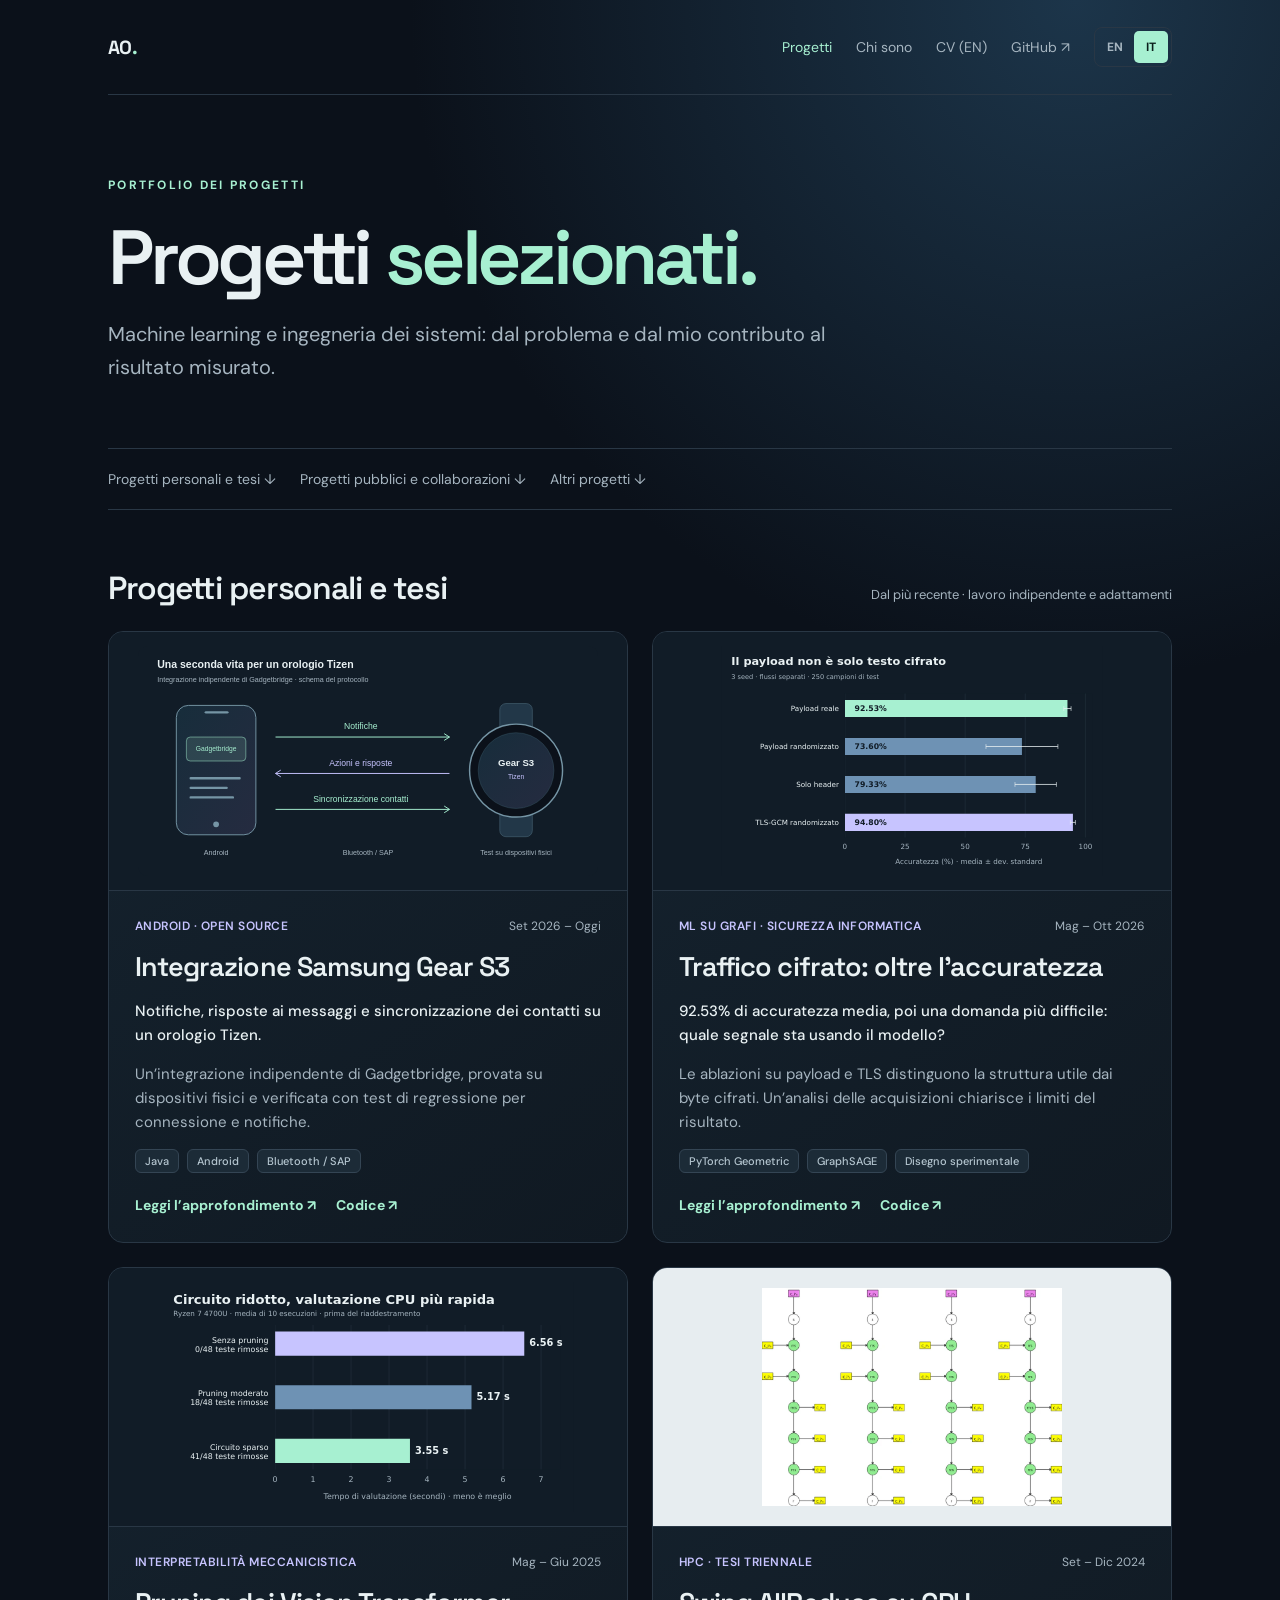
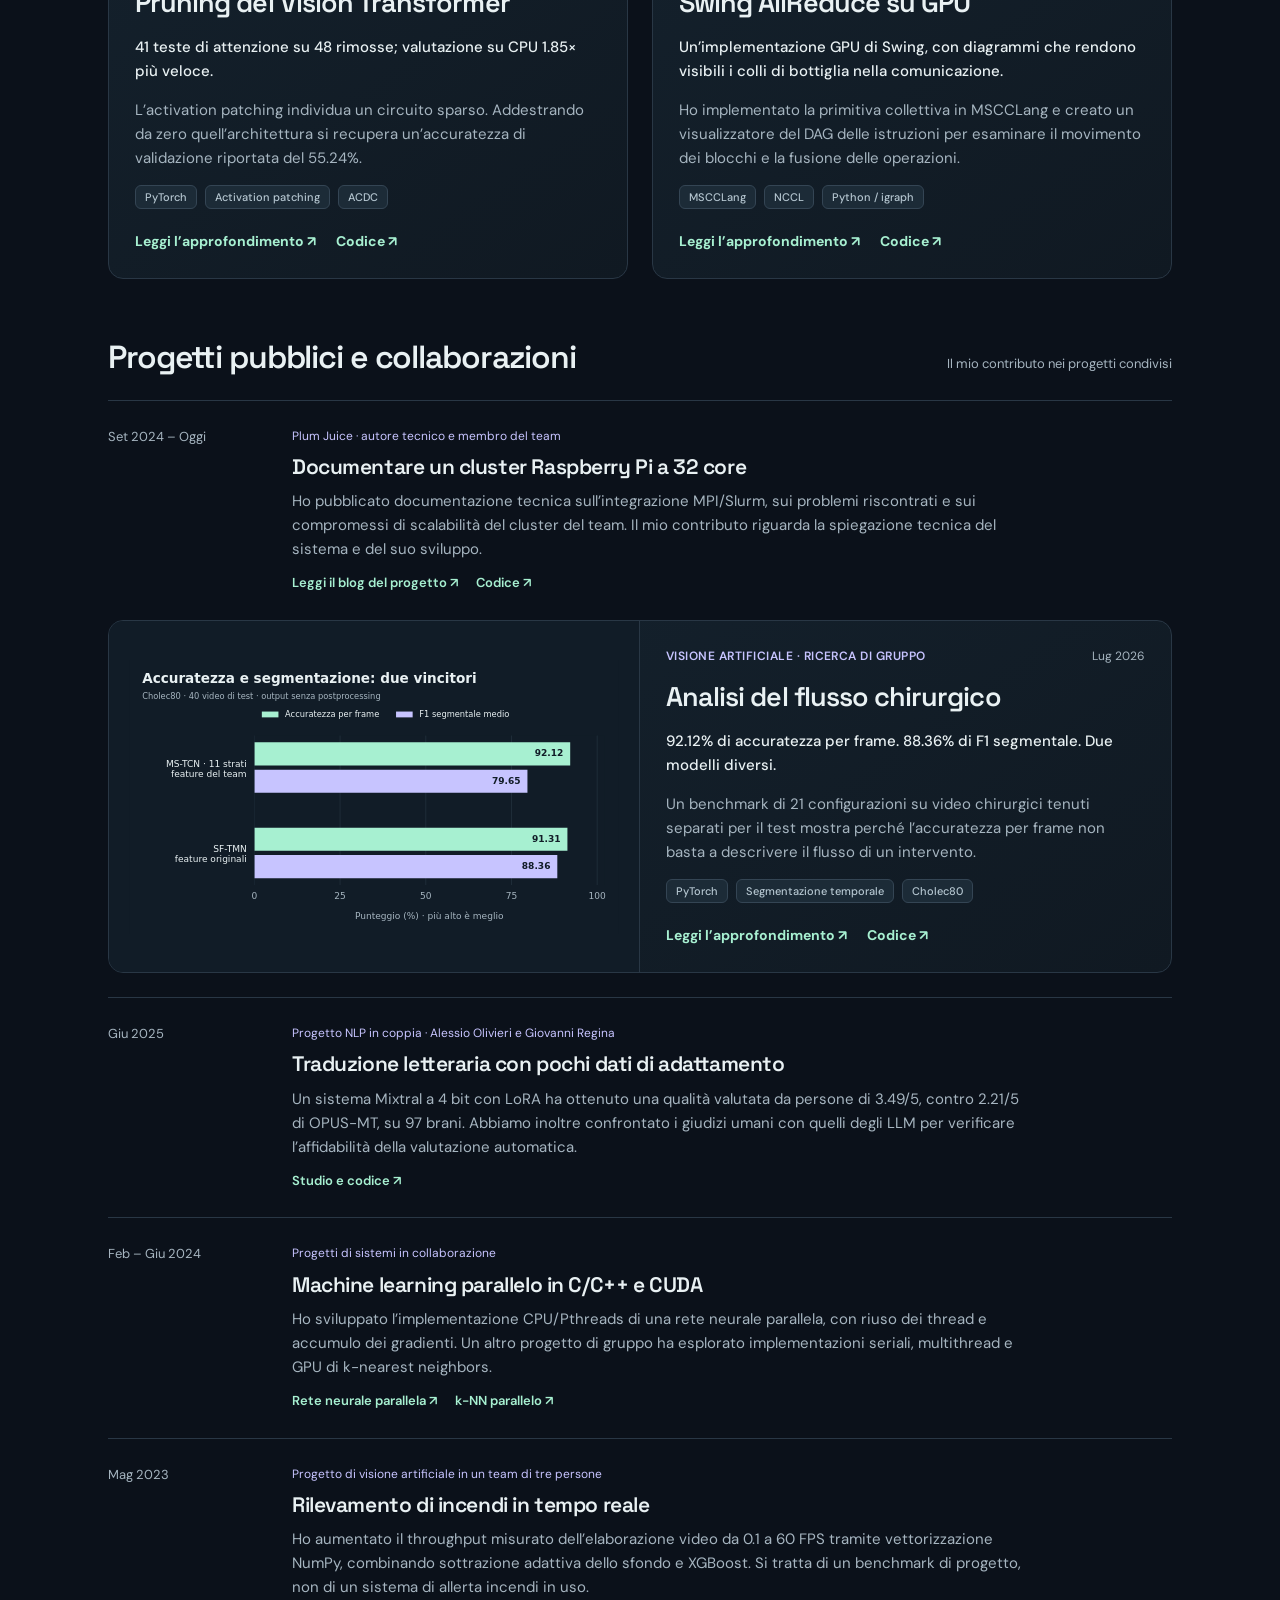
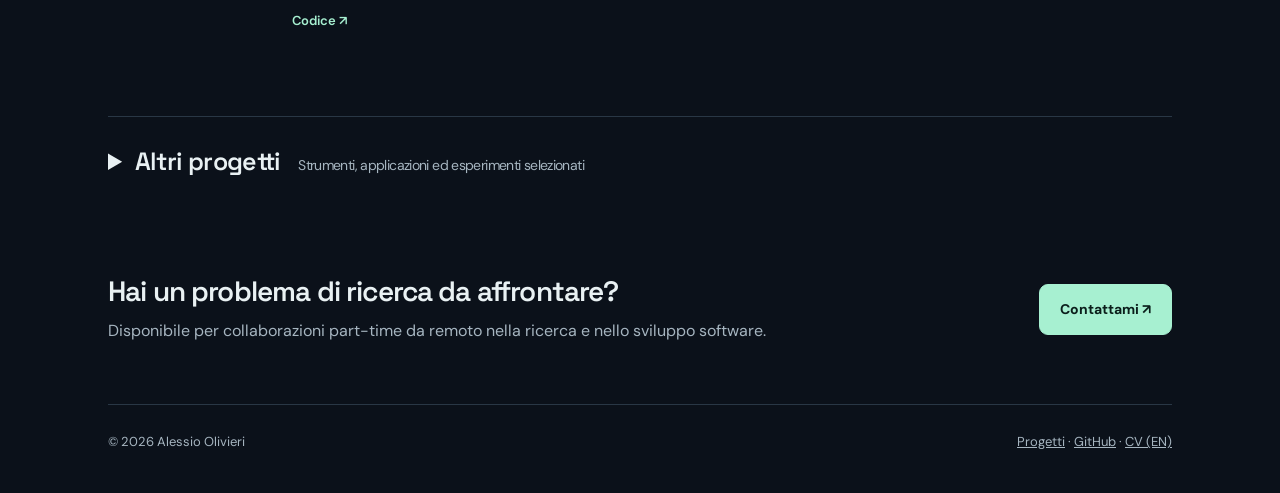
<file: it/projects.html>
<!doctype html>
<html lang="it">
<head><meta charset="utf-8"><meta name="viewport" content="width=device-width,initial-scale=1"><meta name="theme-color" content="#0b111a"><title>Progetti — Alessio Olivieri</title><meta name="description" content="Progetti selezionati di IA e sistemi: risultati, scelte tecniche, figure originali e codice sorgente.">
<link rel="canonical" href="https://alessio-olivieri.github.io/it/projects.html"><meta property="og:type" content="website"><meta property="og:title" content="Progetti — Alessio Olivieri"><meta property="og:description" content="Progetti selezionati di IA e sistemi: risultati, scelte tecniche, figure originali e codice sorgente."><meta property="og:url" content="https://alessio-olivieri.github.io/it/projects.html"><meta property="og:image" content="https://alessio-olivieri.github.io/assets/projects/social-preview.png"><meta name="twitter:card" content="summary_large_image">
<link rel="preconnect" href="https://fonts.googleapis.com">
<link rel="preconnect" href="https://fonts.gstatic.com" crossorigin>
<link href="https://fonts.googleapis.com/css2?family=DM+Sans:wght@400;500;600;700&amp;family=Space+Grotesk:wght@400;500;600;700&amp;display=swap" rel="stylesheet">
<link rel="stylesheet" href="/assets/site.css">
<link rel="stylesheet" href="/assets/showcase.css"><link rel="alternate" hreflang="en" href="https://alessio-olivieri.github.io/projects.html">
<link rel="alternate" hreflang="it" href="https://alessio-olivieri.github.io/it/projects.html">
<link rel="alternate" hreflang="x-default" href="https://alessio-olivieri.github.io/projects.html">
</head>
<body><a class="skip-link" href="#main">Vai al contenuto</a>
<div class="wrap">
<header class="nav"><a class="logo" href="/it/index.html" aria-label="Pagina iniziale di Alessio Olivieri">AO<span>.</span></a>
<nav class="navlinks" aria-label="Navigazione principale"><a href="/it/projects.html" aria-current="page">Progetti</a><a class="about-nav" href="/it/index.html#about">Chi sono</a><a href="/cv.pdf">CV (EN)</a><a class="github-nav" href="https://github.com/Alessio-Olivieri" target="_blank" rel="noopener">GitHub ↗</a><span class="language-switch" role="group" aria-label="Lingua"><a href="/projects.html" lang="en" hreflang="en" aria-label="English" title="English">EN</a><a href="/it/projects.html" lang="it" hreflang="it" aria-label="Italiano" title="Italiano" aria-current="true">IT</a></span></nav>
</header>
<main id="main">
<section class="page-hero"><span class="eyebrow">Portfolio dei progetti</span>
<h1>Progetti <em>selezionati.</em></h1>
<p class="lead">Machine learning e ingegneria dei sistemi: dal problema e dal mio contributo al risultato misurato.</p>
</section>
<nav class="jump-nav" aria-label="Sezioni dei progetti"><a href="#personal">Progetti personali e tesi ↓</a><a href="#collaborations">Progetti pubblici e collaborazioni ↓</a><a href="#more">Altri progetti ↓</a></nav>
<section class="collection" id="personal">
<div class="collection-heading">
<h2>Progetti personali e tesi</h2>
<p>Dal più recente · lavoro indipendente e adattamenti</p>
</div>
<div class="case-grid">
<article class="case-card "><a class="card-media " href="/it/projects/gear-s3.html" tabindex="-1" aria-hidden="true"><img src="/assets/projects/gear-integration.it.svg" alt="Schema di notifiche Android, risposte dall’orologio e sincronizzazione dei contatti tramite Bluetooth e SAP." width="960" height="480" loading="lazy" decoding="async"></a>
<div class="card-body">
<div class="card-meta"><span class="category">ANDROID · OPEN SOURCE</span><time datetime="2026-09">Set 2026 – Oggi</time></div>
<h3><a href="/it/projects/gear-s3.html">Integrazione Samsung Gear S3</a></h3>
<p class="result">Notifiche, risposte ai messaggi e sincronizzazione dei contatti su un orologio Tizen.</p>
<p>Un’integrazione indipendente di Gadgetbridge, provata su dispositivi fisici e verificata con test di regressione per connessione e notifiche.</p>
<div class="chips"><span class="chip">Java</span><span class="chip">Android</span><span class="chip">Bluetooth / SAP</span></div>
<div class="links"><a href="/it/projects/gear-s3.html">Leggi l’approfondimento <span aria-hidden="true">↗</span></a><a href="https://github.com/Alessio-Olivieri/gadgetbridge-gear-s3" aria-label="Codice dell’integrazione Samsung Gear S3 su GitHub">Codice ↗</a></div>
</div>
</article>
<article class="case-card "><a class="card-media " href="/it/projects/encrypted-traffic.html" tabindex="-1" aria-hidden="true"><img src="/assets/projects/traffic-ablation.it.svg" alt="Accuratezza su tre seed di addestramento: payload reale 92.53%, randomizzazione completa 73.60%, soli header 79.33%, randomizzazione TLS 94.80%." width="639" height="385" loading="lazy" decoding="async"></a>
<div class="card-body">
<div class="card-meta"><span class="category">ML SU GRAFI · SICUREZZA INFORMATICA</span><time datetime="2026-10">Mag – Ott 2026</time></div>
<h3><a href="/it/projects/encrypted-traffic.html">Traffico cifrato: oltre l’accuratezza</a></h3>
<p class="result">92.53% di accuratezza media, poi una domanda più difficile: quale segnale sta usando il modello?</p>
<p>Le ablazioni su payload e TLS distinguono la struttura utile dai byte cifrati. Un’analisi delle acquisizioni chiarisce i limiti del risultato.</p>
<div class="chips"><span class="chip">PyTorch Geometric</span><span class="chip">GraphSAGE</span><span class="chip">Disegno sperimentale</span></div>
<div class="links"><a href="/it/projects/encrypted-traffic.html">Leggi l’approfondimento <span aria-hidden="true">↗</span></a><a href="https://github.com/Alessio-Olivieri/TFE-GNN/tree/public-release" aria-label="Codice di Traffico cifrato: oltre l’accuratezza su GitHub">Codice ↗</a></div>
</div>
</article>
<article class="case-card "><a class="card-media " href="/it/projects/vision-transformer.html" tabindex="-1" aria-hidden="true"><img src="/assets/projects/vit-timing.it.svg" alt="Il tempo di valutazione su CPU passa da 6.56 secondi senza pruning a 5.17 secondi con 18 teste rimosse e 3.55 secondi con 41 teste rimosse." width="630" height="351" loading="lazy" decoding="async"></a>
<div class="card-body">
<div class="card-meta"><span class="category">INTERPRETABILITÀ MECCANICISTICA</span><time datetime="2025-06">Mag – Giu 2025</time></div>
<h3><a href="/it/projects/vision-transformer.html">Pruning dei Vision Transformer</a></h3>
<p class="result">41 teste di attenzione su 48 rimosse; valutazione su CPU 1.85× più veloce.</p>
<p>L’activation patching individua un circuito sparso. Addestrando da zero quell’architettura si recupera un’accuratezza di validazione riportata del 55.24%.</p>
<div class="chips"><span class="chip">PyTorch</span><span class="chip">Activation patching</span><span class="chip">ACDC</span></div>
<div class="links"><a href="/it/projects/vision-transformer.html">Leggi l’approfondimento <span aria-hidden="true">↗</span></a><a href="https://github.com/Alessio-Olivieri/automatic-circuit-discovery-for-vision-transformer" aria-label="Codice del pruning dei Vision Transformer su GitHub">Codice ↗</a></div>
</div>
</article>
<article class="case-card "><a class="card-media paper" href="/it/projects/swing-allreduce.html" tabindex="-1" aria-hidden="true"><img src="/assets/projects/swing-instruction-dag.webp" alt="Diagramma originale della tesi: DAG delle istruzioni di un AllReduce ad anello, con blocchi di dati e operazioni di comunicazione fuse tra quattro rank GPU." width="880" height="640" loading="lazy" decoding="async"></a>
<div class="card-body">
<div class="card-meta"><span class="category">HPC · TESI TRIENNALE</span><time datetime="2024-12">Set – Dic 2024</time></div>
<h3><a href="/it/projects/swing-allreduce.html">Swing AllReduce su GPU</a></h3>
<p class="result">Un’implementazione GPU di Swing, con diagrammi che rendono visibili i colli di bottiglia nella comunicazione.</p>
<p>Ho implementato la primitiva collettiva in MSCCLang e creato un visualizzatore del DAG delle istruzioni per esaminare il movimento dei blocchi e la fusione delle operazioni.</p>
<div class="chips"><span class="chip">MSCCLang</span><span class="chip">NCCL</span><span class="chip">Python / igraph</span></div>
<div class="links"><a href="/it/projects/swing-allreduce.html">Leggi l’approfondimento <span aria-hidden="true">↗</span></a><a href="https://github.com/Alessio-Olivieri/msccl-tools" aria-label="Codice di Swing AllReduce su GPU su GitHub">Codice ↗</a></div>
</div>
</article>
</div>
</section>
<section class="collection" id="collaborations">
<div class="collection-heading">
<h2>Progetti pubblici e collaborazioni</h2>
<p>Il mio contributo nei progetti condivisi</p>
</div>
<ul class="project-list">
<li><span class="date">Set 2024 – Oggi</span>
<div><span class="role">Plum Juice · autore tecnico e membro del team</span>
<h3>Documentare un cluster Raspberry Pi a 32 core</h3>
<p>Ho pubblicato documentazione tecnica sull’integrazione MPI/Slurm, sui problemi riscontrati e sui compromessi di scalabilità del cluster del team. Il mio contributo riguarda la spiegazione tecnica del sistema e del suo sviluppo.</p>
<div class="links"><a href="https://plum-juice-project.github.io/plum-io/">Leggi il blog del progetto ↗</a><a href="https://github.com/plum-juice-project/plum-io">Codice ↗</a></div>
</div>
</li>
</ul>
<article class="case-card featured"><a class="card-media " href="/it/projects/surgical-workflow.html" tabindex="-1" aria-hidden="true"><img src="/assets/projects/surgical-comparison.it.svg" alt="MS-TCN raggiunge il 92.12% di accuratezza per frame e il 79.65% di F1 segmentale medio. SF-TMN raggiunge il 91.31% di accuratezza e l’88.36% di F1 segmentale medio." width="649" height="363" loading="lazy" decoding="async"></a>
<div class="card-body">
<div class="card-meta"><span class="category">VISIONE ARTIFICIALE · RICERCA DI GRUPPO</span><time datetime="2026-07">Lug 2026</time></div>
<h3><a href="/it/projects/surgical-workflow.html">Analisi del flusso chirurgico</a></h3>
<p class="result">92.12% di accuratezza per frame. 88.36% di F1 segmentale. Due modelli diversi.</p>
<p>Un benchmark di 21 configurazioni su video chirurgici tenuti separati per il test mostra perché l’accuratezza per frame non basta a descrivere il flusso di un intervento.</p>
<div class="chips"><span class="chip">PyTorch</span><span class="chip">Segmentazione temporale</span><span class="chip">Cholec80</span></div>
<div class="links"><a href="/it/projects/surgical-workflow.html">Leggi l’approfondimento <span aria-hidden="true">↗</span></a><a href="https://github.com/Sapienza-Corvino/Sapienza_MR_SurgicalWorkflowAnalysis" aria-label="Codice dell’analisi del flusso chirurgico su GitHub">Codice ↗</a></div>
</div>
</article>
<ul class="project-list">
<li><span class="date">Giu 2025</span>
<div><span class="role">Progetto NLP in coppia · Alessio Olivieri e Giovanni Regina</span>
<h3>Traduzione letteraria con pochi dati di adattamento</h3>
<p>Un sistema Mixtral a 4 bit con LoRA ha ottenuto una qualità valutata da persone di 3.49/5, contro 2.21/5 di OPUS-MT, su 97 brani. Abbiamo inoltre confrontato i giudizi umani con quelli degli LLM per verificare l’affidabilità della valutazione automatica.</p>
<div class="links"><a href="https://github.com/Alessio-Olivieri/MNLP-Homework2">Studio e codice ↗</a></div>
</div>
</li>
<li><span class="date">Feb – Giu 2024</span>
<div><span class="role">Progetti di sistemi in collaborazione</span>
<h3>Machine learning parallelo in C/C++ e CUDA</h3>
<p>Ho sviluppato l’implementazione CPU/Pthreads di una rete neurale parallela, con riuso dei thread e accumulo dei gradienti. Un altro progetto di gruppo ha esplorato implementazioni seriali, multithread e GPU di k-nearest neighbors.</p>
<div class="links"><a href="https://github.com/tintando/multiprocessing-NN">Rete neurale parallela ↗</a><a href="https://github.com/LinCanNerd/Parallel-KNN-visualization">k-NN parallelo ↗</a></div>
</div>
</li>
<li><span class="date">Mag 2023</span>
<div><span class="role">Progetto di visione artificiale in un team di tre persone</span>
<h3>Rilevamento di incendi in tempo reale</h3>
<p>Ho aumentato il throughput misurato dell’elaborazione video da 0.1 a 60 FPS tramite vettorizzazione NumPy, combinando sottrazione adattiva dello sfondo e XGBoost. Si tratta di un benchmark di progetto, non di un sistema di allerta incendi in uso.</p>
<div class="links"><a href="https://github.com/ami-sc/fire-detection">Codice ↗</a></div>
</div>
</li>
</ul>
</section>
<details id="more" class="more-work">
<summary>Altri progetti <span>Strumenti, applicazioni ed esperimenti selezionati</span></summary>
<p>Progetti più piccoli, raggruppati per tema. La cronologia completa dei repository è su <a class="text-link" href="https://github.com/Alessio-Olivieri">GitHub</a>.</p>
<ul class="project-list">
<li><span class="date">2024 – 2026</span>
<div><span class="role">Sistemi personali</span>
<h3>Linux e strumenti per il desktop</h3>
<p>Configurazione NixOS e flussi di lavoro con GPU e macchine virtuali, oltre a piccoli strumenti per interagire con una chat dagli appunti e per l’OCR.</p>
<div class="links"><a href="https://github.com/Alessio-Olivieri/nixos">NixOS ↗</a><a href="https://github.com/Alessio-Olivieri/clip-to-chat">Dagli appunti alla chat ↗</a><a href="https://github.com/Alessio-Olivieri/simple-ocr">OCR ↗</a></div>
</div>
</li>
<li><span class="date">Ago – Set 2025</span>
<div><span class="role">Progetto NLP individuale</span>
<h3>Segmentazione delle frasi al variare del dominio</h3>
<p>Ho confrontato Transformer e LLM per la segmentazione delle frasi. DeBERTa ha raggiunto un F1 di 0.994 sul set di sviluppo e 0.903 fuori dominio, evidenziando il divario di generalizzazione.</p>
<div class="links"><a href="https://github.com/Alessio-Olivieri/mnlp">Relazione e codice ↗</a></div>
</div>
</li>
<li><span class="date">Giu 2024</span>
<div><span class="role">Progetto personale sui dati</span>
<h3>Raccolta e analisi di ricette</h3>
<p>Ho raccolto oltre 6.000 ricette e ne ho esplorato la struttura usando R, Quarto e analisi dei grafi.</p>
<div class="links"><a href="https://github.com/Alessio-Olivieri/GialloZafferano-Scraping">Codice ↗</a></div>
</div>
</li>
<li><span class="date">Mag 2024</span>
<div><span class="role">Applicazione personale</span>
<h3>Assistente per database in linguaggio naturale</h3>
<p>Ho adattato un chatbot Streamlit in un assistente SQL in linguaggio naturale, usando modelli Llama, Groq e DuckDB per interrogare dati sugli ordini.</p>
<div class="links"><a href="https://github.com/Alessio-Olivieri/chatbot">Codice ↗</a></div>
</div>
</li>
<li><span class="date">Nov 2023 – Apr 2024</span>
<div><span class="role">Progetto full-stack individuale</span>
<h3>WasaPhoto</h3>
<p>Ho costruito un’applicazione di condivisione foto attorno a un contratto OpenAPI, con backend Go, frontend Vue, SQLite e Docker.</p>
<div class="links"><a href="https://github.com/Alessio-Olivieri/WasaPhoto">Codice ↗</a></div>
</div>
</li>
<li><span class="date">2022 – 2023</span>
<div><span class="role">Applicazioni personali</span>
<h3>Esperimenti visivi interattivi</h3>
<p>Una simulazione di popolazioni in JavaFX e un esperimento PCA con webcam per esplorare la riduzione dimensionale e l’errore di ricostruzione.</p>
<div class="links"><a href="https://github.com/Alessio-Olivieri/TheSelfishGene">Simulazione di popolazioni ↗</a><a href="https://github.com/Alessio-Olivieri/PCAcamera">Webcam e PCA ↗</a></div>
</div>
</li>
</ul>
</details>
<section class="small-contact">
<div>
<h2>Hai un problema di ricerca da affrontare?</h2>
<p>Disponibile per collaborazioni part-time da remoto nella ricerca e nello sviluppo software.</p>
</div>
<a class="button" href="mailto:olivieri.1973323@studenti.uniroma1.it">Contattami ↗</a></section>
</main>
<footer><span>© 2026 Alessio Olivieri</span><span><a href="/it/projects.html">Progetti</a> · <a href="https://github.com/Alessio-Olivieri">GitHub</a> · <a href="/cv.pdf">CV (EN)</a></span></footer>
</div>
</body>
</html>
</file>
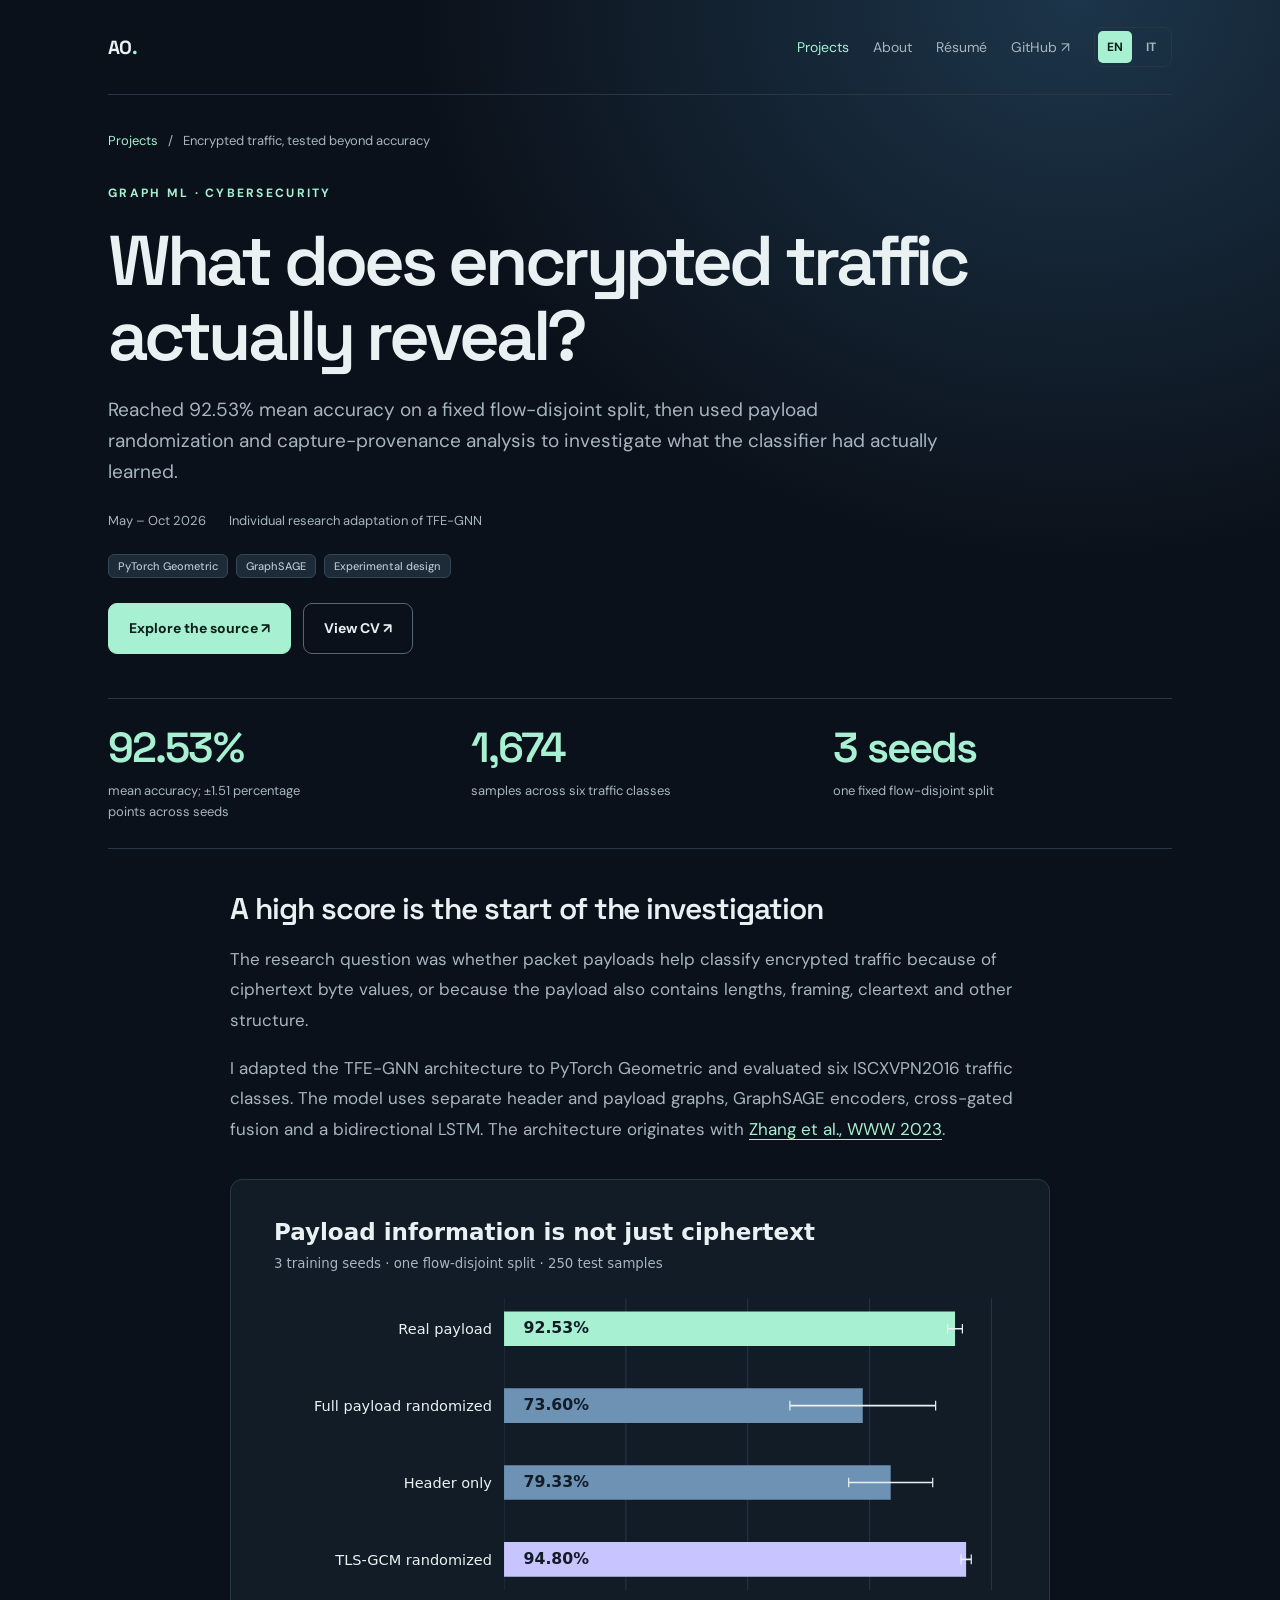
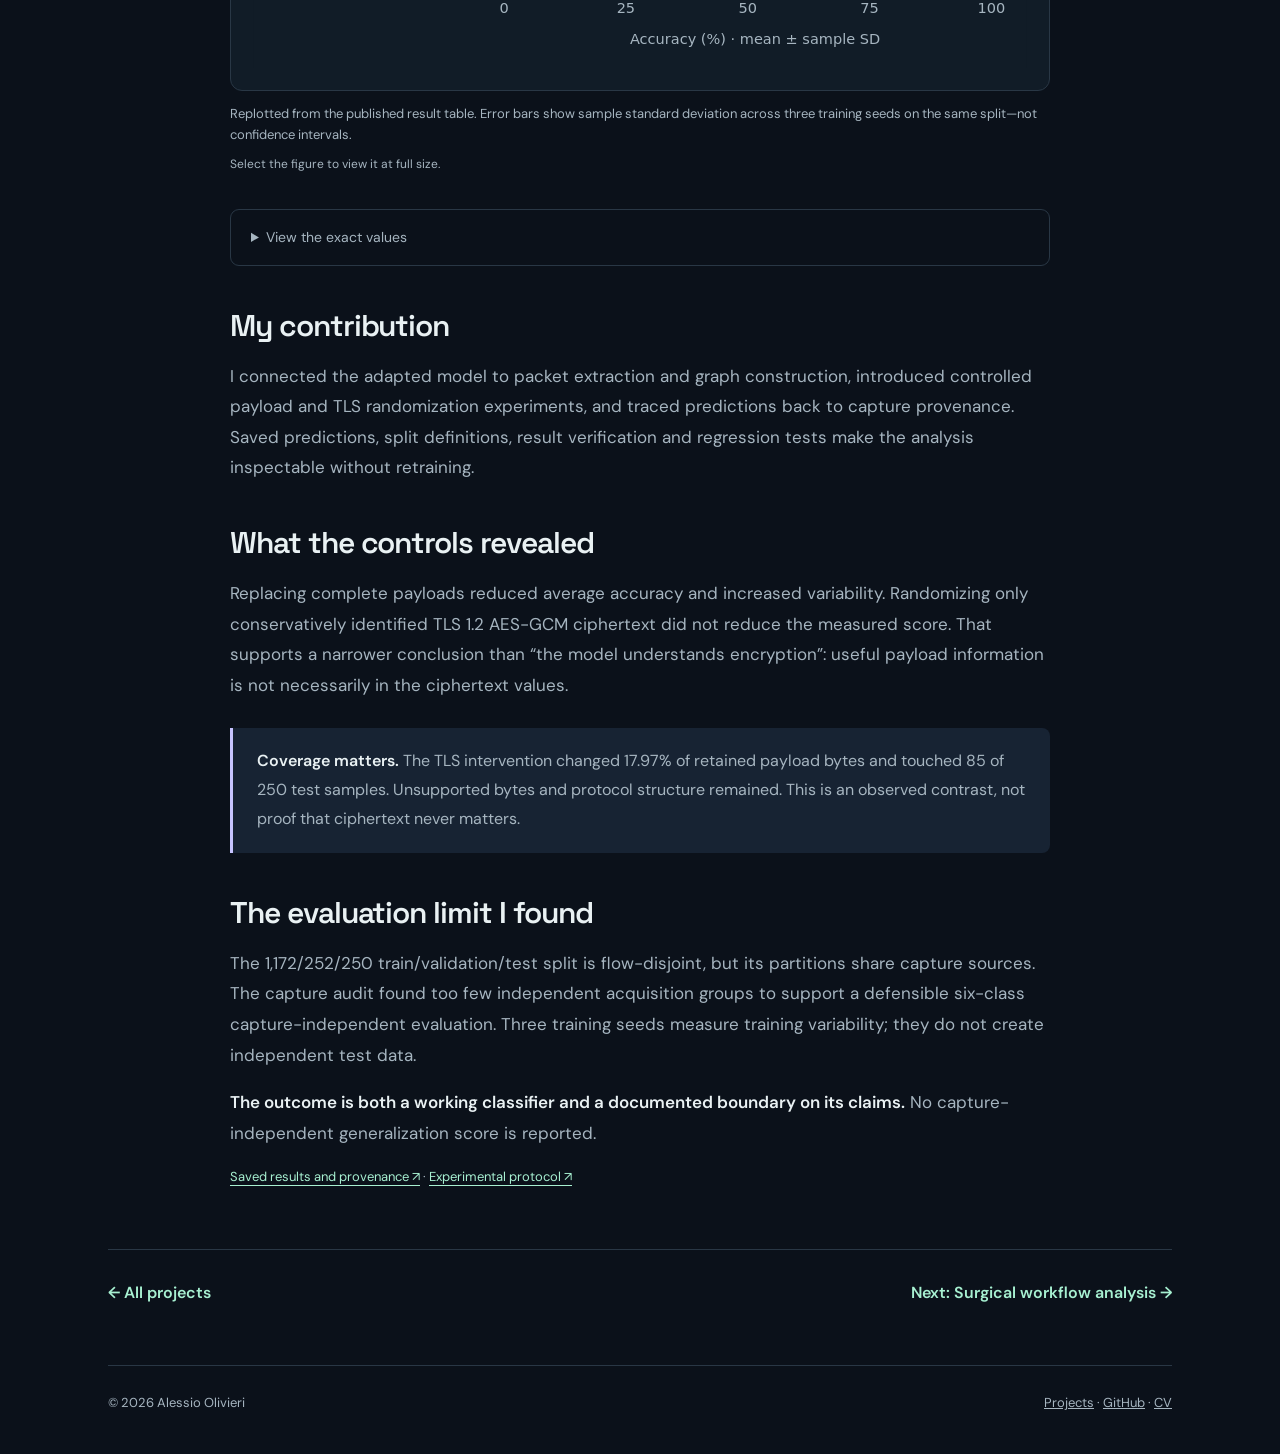
<file: projects/encrypted-traffic.html>
<!doctype html>
<html lang="en">
<head><meta charset="utf-8"><meta name="viewport" content="width=device-width,initial-scale=1"><meta name="theme-color" content="#0b111a"><title>Encrypted traffic, tested beyond accuracy — Alessio Olivieri</title><meta name="description" content="Reached 92.53% mean accuracy on a fixed flow-disjoint split, then used payload randomization and capture-provenance analysis to investigate what the classifier had actually learned.">
<link rel="canonical" href="https://alessio-olivieri.github.io/projects/encrypted-traffic.html"><meta property="og:type" content="website"><meta property="og:title" content="Encrypted traffic, tested beyond accuracy — Alessio Olivieri"><meta property="og:description" content="Reached 92.53% mean accuracy on a fixed flow-disjoint split, then used payload randomization and capture-provenance analysis to investigate what the classifier had actually learned."><meta property="og:url" content="https://alessio-olivieri.github.io/projects/encrypted-traffic.html"><meta property="og:image" content="https://alessio-olivieri.github.io/assets/projects/social-preview.png"><meta name="twitter:card" content="summary_large_image">
<link rel="preconnect" href="https://fonts.googleapis.com">
<link rel="preconnect" href="https://fonts.gstatic.com" crossorigin>
<link href="https://fonts.googleapis.com/css2?family=DM+Sans:wght@400;500;600;700&family=Space+Grotesk:wght@400;500;600;700&display=swap" rel="stylesheet">
<link rel="stylesheet" href="../assets/site.css">
<link rel="stylesheet" href="../assets/showcase.css"><link rel="alternate" hreflang="en" href="https://alessio-olivieri.github.io/projects/encrypted-traffic.html">
<link rel="alternate" hreflang="it" href="https://alessio-olivieri.github.io/it/projects/encrypted-traffic.html">
<link rel="alternate" hreflang="x-default" href="https://alessio-olivieri.github.io/projects/encrypted-traffic.html">
</head>
<body><a class="skip-link" href="#main">Skip to content</a>
<div class="wrap">
<header class="nav"><a class="logo" href="../index.html" aria-label="Alessio Olivieri home">AO<span>.</span></a>
<nav class="navlinks" aria-label="Primary"><a href="../projects.html" aria-current="page">Projects</a><a class="about-nav" href="../index.html#about">About</a><a href="../cv.pdf">Résumé</a><a class="github-nav" href="https://github.com/Alessio-Olivieri" target="_blank" rel="noopener">GitHub ↗</a><span class="language-switch" role="group" aria-label="Language"><a href="/projects/encrypted-traffic.html" lang="en" hreflang="en" aria-label="English" title="English" aria-current="true">EN</a><a href="/it/projects/encrypted-traffic.html" lang="it" hreflang="it" aria-label="Italiano" title="Italiano">IT</a></span></nav>
</header>
<main id="main">
<nav class="breadcrumbs" aria-label="Breadcrumb"><a href="../projects.html">Projects</a><span aria-hidden="true">/</span><span>Encrypted traffic, tested beyond accuracy</span></nav>
<section class="page-hero case-hero"><span class="eyebrow">GRAPH ML · CYBERSECURITY</span>
<h1>What does encrypted traffic actually reveal?</h1>
<p class="lead">Reached 92.53% mean accuracy on a fixed flow-disjoint split, then used payload randomization and capture-provenance analysis to investigate what the classifier had actually learned.</p>
<div class="case-meta"><time datetime="2026-10">May – Oct 2026</time><span>Individual research adaptation of TFE-GNN</span></div>
<div class="chips"><span class="chip">PyTorch Geometric</span><span class="chip">GraphSAGE</span><span class="chip">Experimental design</span></div>
<div class="actions"><a class="button" href="https://github.com/Alessio-Olivieri/TFE-GNN/tree/public-release">Explore the source ↗</a><a class="button ghost" href="../cv.pdf">View CV ↗</a></div>
</section>
<div class="metric-strip" aria-label="Project highlights">
<div><strong>92.53%</strong><span>mean accuracy; ±1.51 percentage points across seeds</span></div>
<div><strong>1,674</strong><span>samples across six traffic classes</span></div>
<div><strong>3 seeds</strong><span>one fixed flow-disjoint split</span></div>
</div>
<article class="story" aria-label="Project case study">
<h2>A high score is the start of the investigation</h2>
<p>The research question was whether packet payloads help classify encrypted traffic because of ciphertext byte values, or because the payload also contains lengths, framing, cleartext and other structure.</p>
<p>I adapted the TFE-GNN architecture to PyTorch Geometric and evaluated six ISCXVPN2016 traffic classes. The model uses separate header and payload graphs, GraphSAGE encoders, cross-gated fusion and a bidirectional LSTM. The architecture originates with <a href="https://github.com/ViktorAxelsen/TFE-GNN">Zhang et al., WWW 2023</a>.</p>
<figure class="figure  "><a class="figure-image" href="../assets/projects/traffic-ablation.svg" target="_blank" rel="noopener" aria-label="Open figure at full size: Accuracy over three training seeds: real payload 92.53%, full randomization 73.60%, header only 79.33%, TLS randomization 94.80%."><img src="../assets/projects/traffic-ablation.svg" width="639" height="385" alt="Accuracy over three training seeds: real payload 92.53%, full randomization 73.60%, header only 79.33%, TLS randomization 94.80%." loading="lazy" decoding="async"></a>
<figcaption>Replotted from the published result table. Error bars show sample standard deviation across three training seeds on the same split—not confidence intervals.<span class="zoom-hint">Select the figure to view it at full size.</span></figcaption>
</figure>
<details class="data-details">
<summary>View the exact values</summary>
<div class="table-scroll">
<table>
<thead>
<tr><th scope="col">Condition</th><th scope="col">Accuracy</th><th scope="col">Sample SD</th></tr>
</thead>
<tbody>
<tr><td>Real payload</td><td>92.53%</td><td>1.51 pp</td></tr>
<tr><td>Full payload randomized</td><td>73.60%</td><td>14.95 pp</td></tr>
<tr><td>Header only</td><td>79.33%</td><td>8.62 pp</td></tr>
<tr><td>TLS-GCM randomized</td><td>94.80%</td><td>1.06 pp</td></tr>
</tbody>
</table>
</div>
</details>
<h2>My contribution</h2>
<p>I connected the adapted model to packet extraction and graph construction, introduced controlled payload and TLS randomization experiments, and traced predictions back to capture provenance. Saved predictions, split definitions, result verification and regression tests make the analysis inspectable without retraining.</p>
<h2>What the controls revealed</h2>
<p>Replacing complete payloads reduced average accuracy and increased variability. Randomizing only conservatively identified TLS 1.2 AES-GCM ciphertext did not reduce the measured score. That supports a narrower conclusion than “the model understands encryption”: useful payload information is not necessarily in the ciphertext values.</p>
<div class="callout">
<p><strong>Coverage matters.</strong> The TLS intervention changed 17.97% of retained payload bytes and touched 85 of 250 test samples. Unsupported bytes and protocol structure remained. This is an observed contrast, not proof that ciphertext never matters.</p>
</div>
<h2>The evaluation limit I found</h2>
<p>The 1,172/252/250 train/validation/test split is flow-disjoint, but its partitions share capture sources. The capture audit found too few independent acquisition groups to support a defensible six-class capture-independent evaluation. Three training seeds measure training variability; they do not create independent test data.</p>
<p><strong>The outcome is both a working classifier and a documented boundary on its claims.</strong> No capture-independent generalization score is reported.</p>
<p class="source-note"><a href="https://github.com/Alessio-Olivieri/TFE-GNN/tree/public-release/results">Saved results and provenance ↗</a> · <a href="https://github.com/Alessio-Olivieri/TFE-GNN/tree/public-release/experiments">Experimental protocol ↗</a></p>
</article>
<nav class="case-end" aria-label="More projects"><a href="../projects.html">← All projects</a><a href="surgical-workflow.html">Next: Surgical workflow analysis →</a></nav>
</main>
<footer><span>© 2026 Alessio Olivieri</span><span><a href="../projects.html">Projects</a> · <a href="https://github.com/Alessio-Olivieri">GitHub</a> · <a href="../cv.pdf">CV</a></span></footer>
</div>
</body>
</html>
</file>
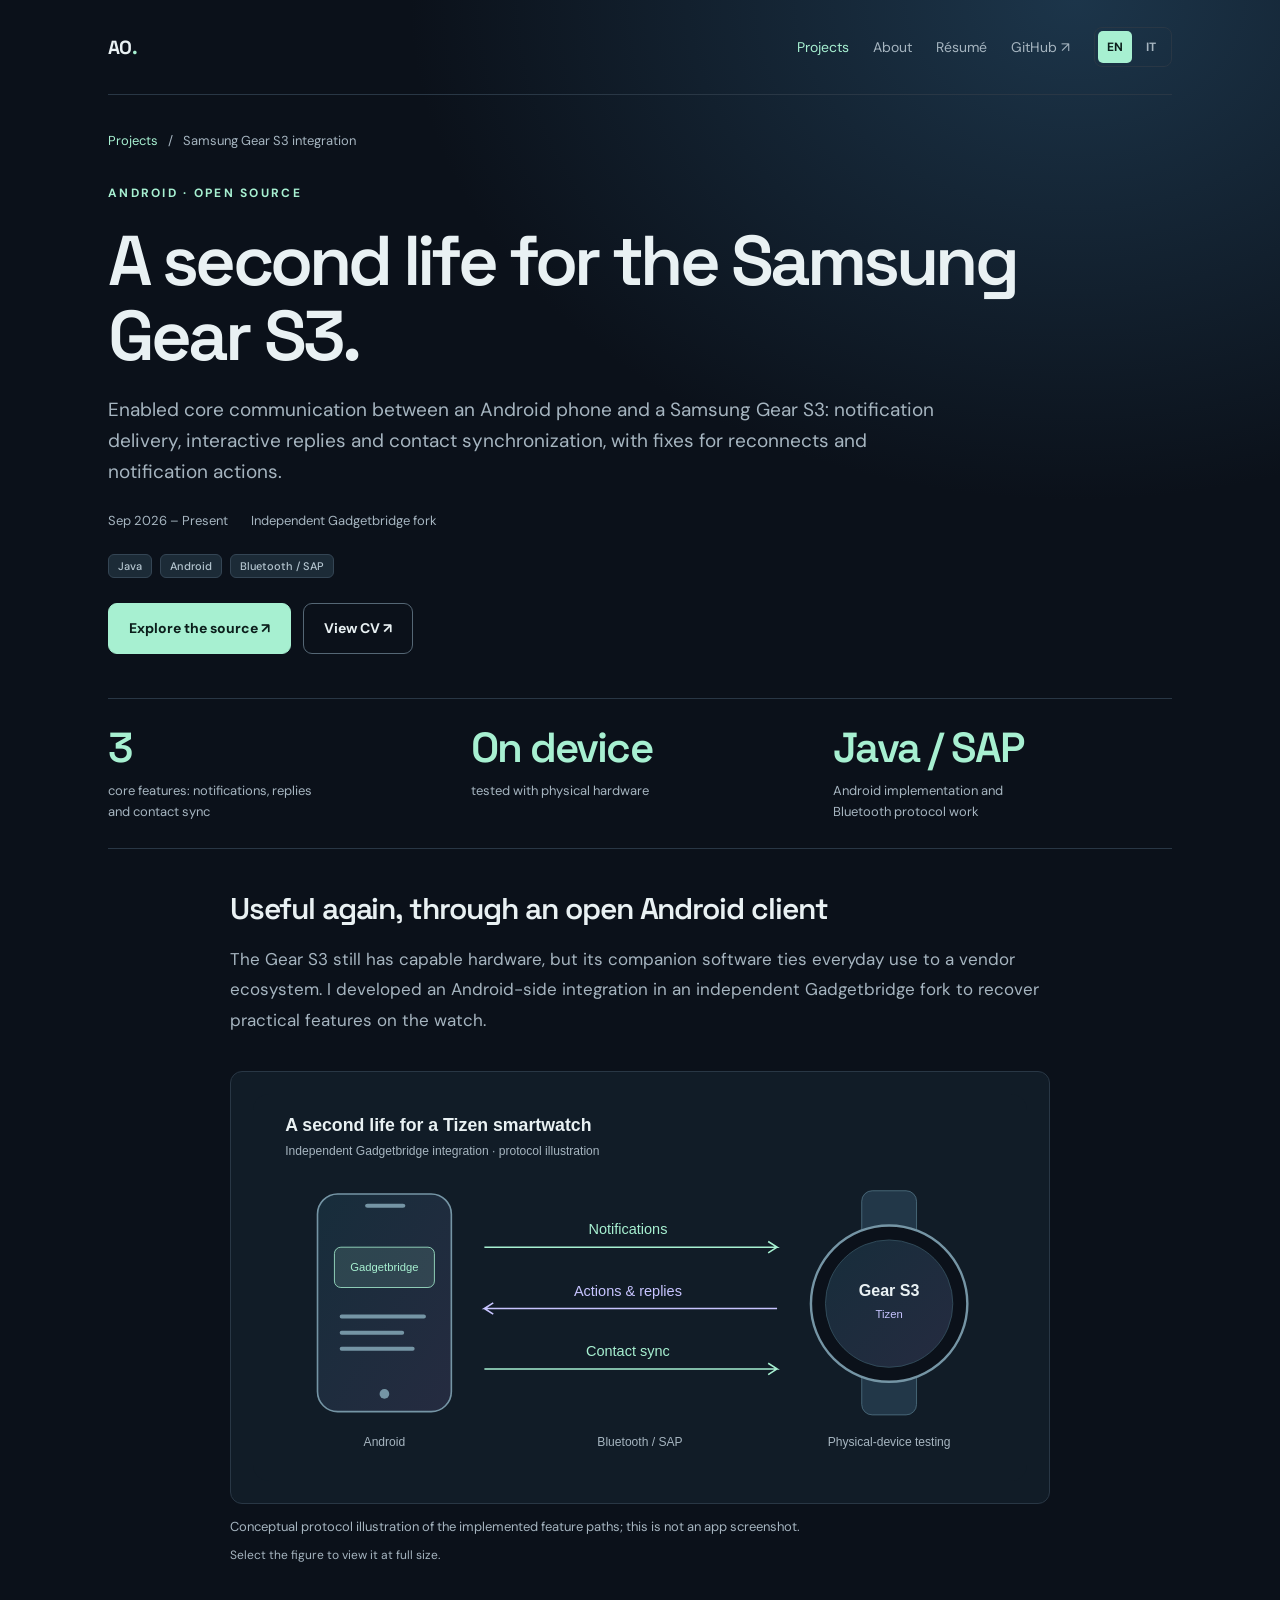
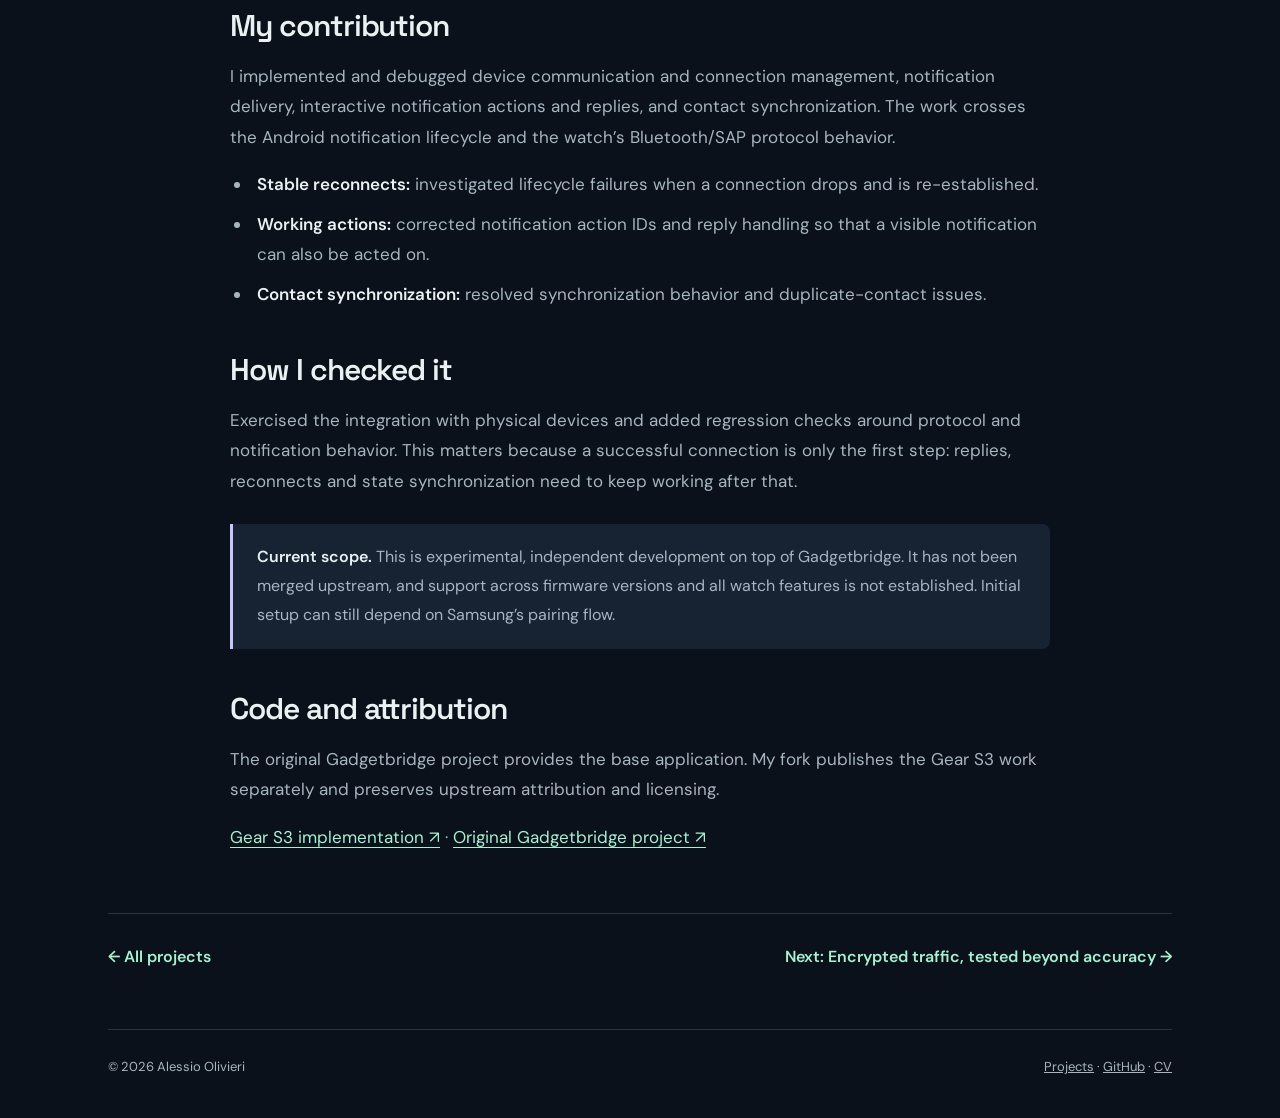
<file: projects/gear-s3.html>
<!doctype html>
<html lang="en">
<head><meta charset="utf-8"><meta name="viewport" content="width=device-width,initial-scale=1"><meta name="theme-color" content="#0b111a"><title>Samsung Gear S3 integration — Alessio Olivieri</title><meta name="description" content="Enabled core communication between an Android phone and a Samsung Gear S3: notification delivery, interactive replies and contact synchronization, with fixes for reconnects and notification actions.">
<link rel="canonical" href="https://alessio-olivieri.github.io/projects/gear-s3.html"><meta property="og:type" content="website"><meta property="og:title" content="Samsung Gear S3 integration — Alessio Olivieri"><meta property="og:description" content="Enabled core communication between an Android phone and a Samsung Gear S3: notification delivery, interactive replies and contact synchronization, with fixes for reconnects and notification actions."><meta property="og:url" content="https://alessio-olivieri.github.io/projects/gear-s3.html"><meta property="og:image" content="https://alessio-olivieri.github.io/assets/projects/social-preview.png"><meta name="twitter:card" content="summary_large_image">
<link rel="preconnect" href="https://fonts.googleapis.com">
<link rel="preconnect" href="https://fonts.gstatic.com" crossorigin>
<link href="https://fonts.googleapis.com/css2?family=DM+Sans:wght@400;500;600;700&family=Space+Grotesk:wght@400;500;600;700&display=swap" rel="stylesheet">
<link rel="stylesheet" href="../assets/site.css">
<link rel="stylesheet" href="../assets/showcase.css"><link rel="alternate" hreflang="en" href="https://alessio-olivieri.github.io/projects/gear-s3.html">
<link rel="alternate" hreflang="it" href="https://alessio-olivieri.github.io/it/projects/gear-s3.html">
<link rel="alternate" hreflang="x-default" href="https://alessio-olivieri.github.io/projects/gear-s3.html">
</head>
<body><a class="skip-link" href="#main">Skip to content</a>
<div class="wrap">
<header class="nav"><a class="logo" href="../index.html" aria-label="Alessio Olivieri home">AO<span>.</span></a>
<nav class="navlinks" aria-label="Primary"><a href="../projects.html" aria-current="page">Projects</a><a class="about-nav" href="../index.html#about">About</a><a href="../cv.pdf">Résumé</a><a class="github-nav" href="https://github.com/Alessio-Olivieri" target="_blank" rel="noopener">GitHub ↗</a><span class="language-switch" role="group" aria-label="Language"><a href="/projects/gear-s3.html" lang="en" hreflang="en" aria-label="English" title="English" aria-current="true">EN</a><a href="/it/projects/gear-s3.html" lang="it" hreflang="it" aria-label="Italiano" title="Italiano">IT</a></span></nav>
</header>
<main id="main">
<nav class="breadcrumbs" aria-label="Breadcrumb"><a href="../projects.html">Projects</a><span aria-hidden="true">/</span><span>Samsung Gear S3 integration</span></nav>
<section class="page-hero case-hero"><span class="eyebrow">ANDROID · OPEN SOURCE</span>
<h1>A second life for the Samsung Gear S3.</h1>
<p class="lead">Enabled core communication between an Android phone and a Samsung Gear S3: notification delivery, interactive replies and contact synchronization, with fixes for reconnects and notification actions.</p>
<div class="case-meta"><time datetime="2026-09">Sep 2026 – Present</time><span>Independent Gadgetbridge fork</span></div>
<div class="chips"><span class="chip">Java</span><span class="chip">Android</span><span class="chip">Bluetooth / SAP</span></div>
<div class="actions"><a class="button" href="https://github.com/Alessio-Olivieri/gadgetbridge-gear-s3">Explore the source ↗</a><a class="button ghost" href="../cv.pdf">View CV ↗</a></div>
</section>
<div class="metric-strip" aria-label="Project highlights">
<div><strong>3</strong><span>core features: notifications, replies and contact sync</span></div>
<div><strong>On device</strong><span>tested with physical hardware</span></div>
<div><strong>Java / SAP</strong><span>Android implementation and Bluetooth protocol work</span></div>
</div>
<article class="story" aria-label="Project case study">
<h2>Useful again, through an open Android client</h2>
<p>The Gear S3 still has capable hardware, but its companion software ties everyday use to a vendor ecosystem. I developed an Android-side integration in an independent Gadgetbridge fork to recover practical features on the watch.</p>
<figure class="figure  "><a class="figure-image" href="../assets/projects/gear-integration.svg" target="_blank" rel="noopener" aria-label="Open figure at full size: Diagram of Android notifications, watch replies and contact sync over Bluetooth and SAP."><img src="../assets/projects/gear-integration.svg" width="960" height="480" alt="Diagram of Android notifications, watch replies and contact sync over Bluetooth and SAP." loading="lazy" decoding="async"></a>
<figcaption>Conceptual protocol illustration of the implemented feature paths; this is not an app screenshot.<span class="zoom-hint">Select the figure to view it at full size.</span></figcaption>
</figure>
<h2>My contribution</h2>
<p>I implemented and debugged device communication and connection management, notification delivery, interactive notification actions and replies, and contact synchronization. The work crosses the Android notification lifecycle and the watch’s Bluetooth/SAP protocol behavior.</p>
<ul>
<li><strong>Stable reconnects:</strong> investigated lifecycle failures when a connection drops and is re-established.</li>
<li><strong>Working actions:</strong> corrected notification action IDs and reply handling so that a visible notification can also be acted on.</li>
<li><strong>Contact synchronization:</strong> resolved synchronization behavior and duplicate-contact issues.</li>
</ul>
<h2>How I checked it</h2>
<p>Exercised the integration with physical devices and added regression checks around protocol and notification behavior. This matters because a successful connection is only the first step: replies, reconnects and state synchronization need to keep working after that.</p>
<div class="callout">
<p><strong>Current scope.</strong> This is experimental, independent development on top of Gadgetbridge. It has not been merged upstream, and support across firmware versions and all watch features is not established. Initial setup can still depend on Samsung’s pairing flow.</p>
</div>
<h2>Code and attribution</h2>
<p>The original Gadgetbridge project provides the base application. My fork publishes the Gear S3 work separately and preserves upstream attribution and licensing.</p>
<p><a href="https://github.com/Alessio-Olivieri/gadgetbridge-gear-s3/tree/master/app/src/main/java/nodomain/freeyourgadget/gadgetbridge/service/devices/samsung/gear">Gear S3 implementation ↗</a> · <a href="https://codeberg.org/Freeyourgadget/Gadgetbridge">Original Gadgetbridge project ↗</a></p>
</article>
<nav class="case-end" aria-label="More projects"><a href="../projects.html">← All projects</a><a href="encrypted-traffic.html">Next: Encrypted traffic, tested beyond accuracy →</a></nav>
</main>
<footer><span>© 2026 Alessio Olivieri</span><span><a href="../projects.html">Projects</a> · <a href="https://github.com/Alessio-Olivieri">GitHub</a> · <a href="../cv.pdf">CV</a></span></footer>
</div>
</body>
</html>
</file>
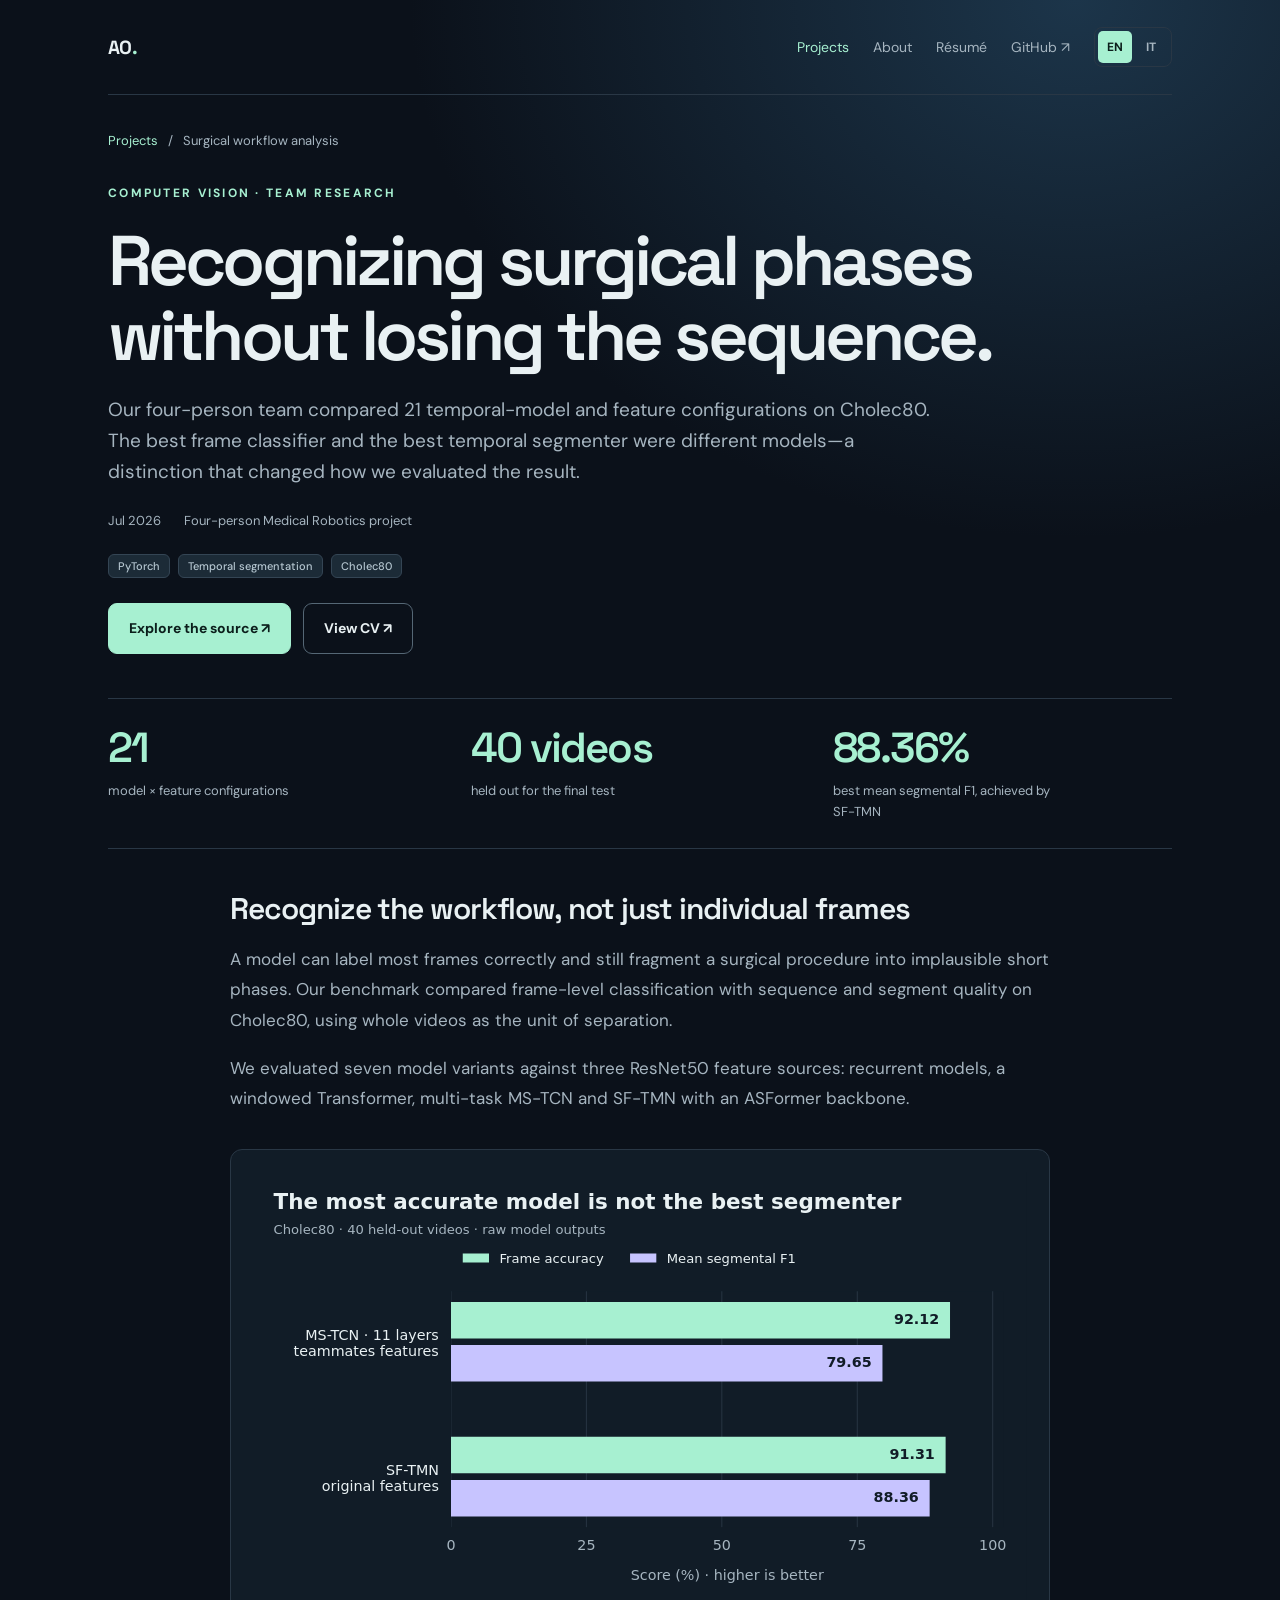
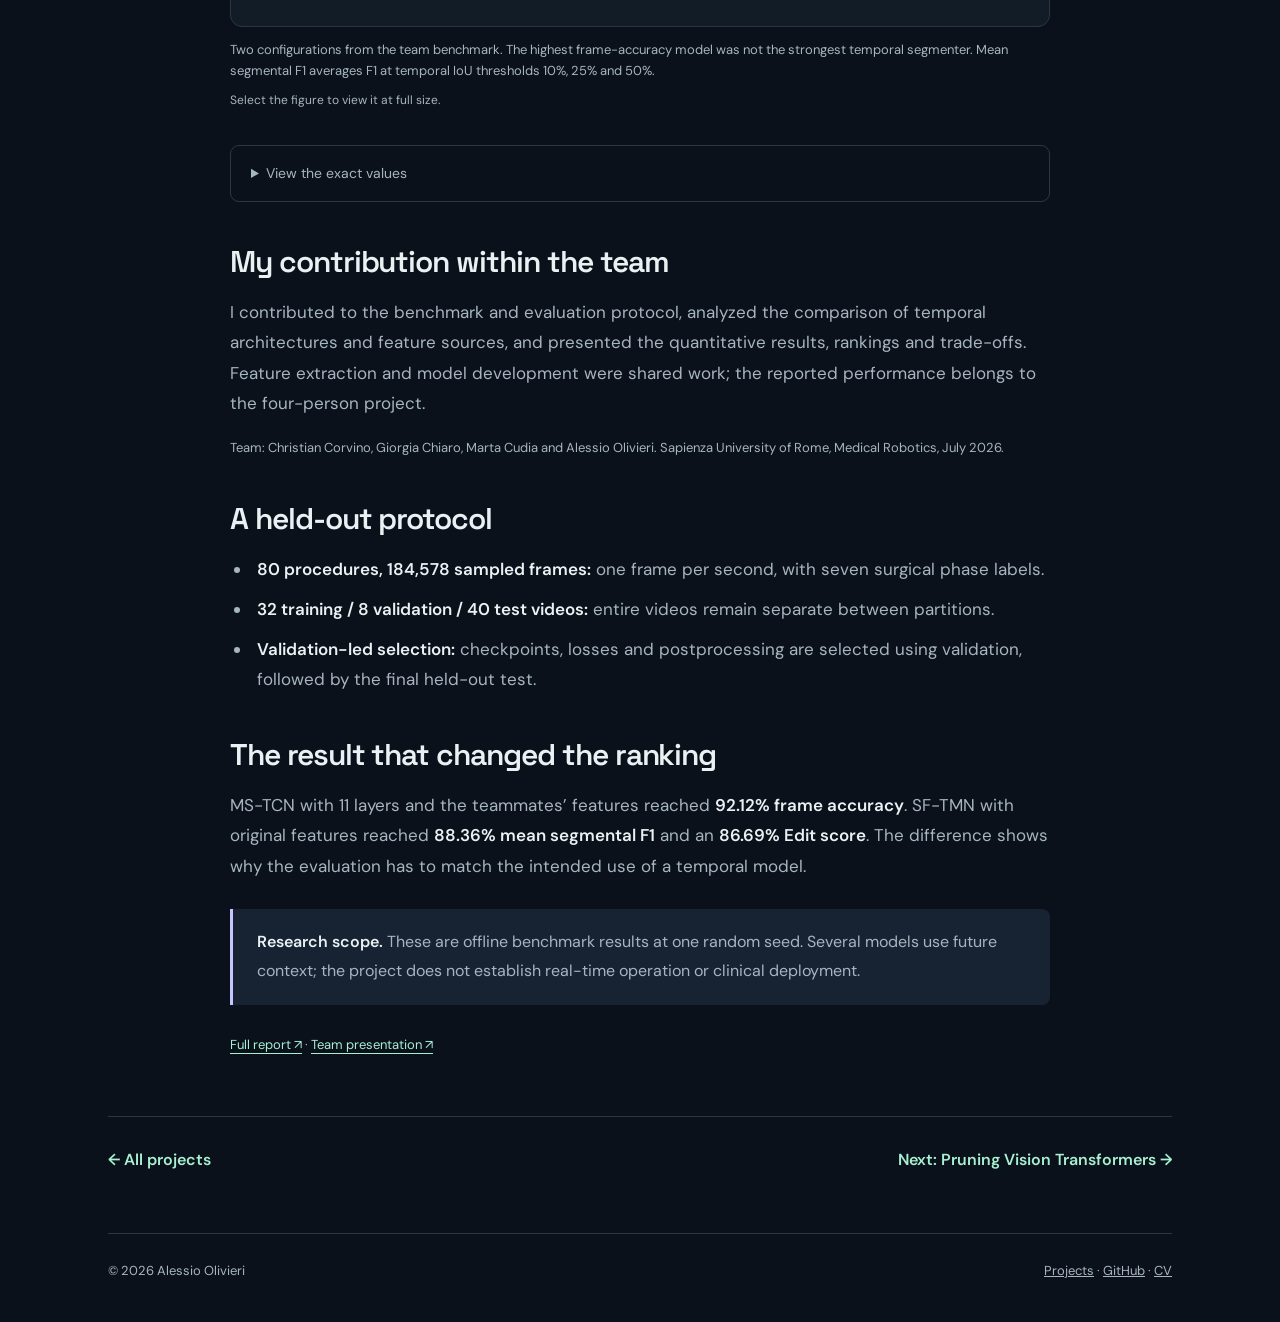
<file: projects/surgical-workflow.html>
<!doctype html>
<html lang="en">
<head><meta charset="utf-8"><meta name="viewport" content="width=device-width,initial-scale=1"><meta name="theme-color" content="#0b111a"><title>Surgical workflow analysis — Alessio Olivieri</title><meta name="description" content="Our four-person team compared 21 temporal-model and feature configurations on Cholec80. The best frame classifier and the best temporal segmenter were different models—a distinction that changed how we evaluated the result.">
<link rel="canonical" href="https://alessio-olivieri.github.io/projects/surgical-workflow.html"><meta property="og:type" content="website"><meta property="og:title" content="Surgical workflow analysis — Alessio Olivieri"><meta property="og:description" content="Our four-person team compared 21 temporal-model and feature configurations on Cholec80. The best frame classifier and the best temporal segmenter were different models—a distinction that changed how we evaluated the result."><meta property="og:url" content="https://alessio-olivieri.github.io/projects/surgical-workflow.html"><meta property="og:image" content="https://alessio-olivieri.github.io/assets/projects/social-preview.png"><meta name="twitter:card" content="summary_large_image">
<link rel="preconnect" href="https://fonts.googleapis.com">
<link rel="preconnect" href="https://fonts.gstatic.com" crossorigin>
<link href="https://fonts.googleapis.com/css2?family=DM+Sans:wght@400;500;600;700&family=Space+Grotesk:wght@400;500;600;700&display=swap" rel="stylesheet">
<link rel="stylesheet" href="../assets/site.css">
<link rel="stylesheet" href="../assets/showcase.css"><link rel="alternate" hreflang="en" href="https://alessio-olivieri.github.io/projects/surgical-workflow.html">
<link rel="alternate" hreflang="it" href="https://alessio-olivieri.github.io/it/projects/surgical-workflow.html">
<link rel="alternate" hreflang="x-default" href="https://alessio-olivieri.github.io/projects/surgical-workflow.html">
</head>
<body><a class="skip-link" href="#main">Skip to content</a>
<div class="wrap">
<header class="nav"><a class="logo" href="../index.html" aria-label="Alessio Olivieri home">AO<span>.</span></a>
<nav class="navlinks" aria-label="Primary"><a href="../projects.html" aria-current="page">Projects</a><a class="about-nav" href="../index.html#about">About</a><a href="../cv.pdf">Résumé</a><a class="github-nav" href="https://github.com/Alessio-Olivieri" target="_blank" rel="noopener">GitHub ↗</a><span class="language-switch" role="group" aria-label="Language"><a href="/projects/surgical-workflow.html" lang="en" hreflang="en" aria-label="English" title="English" aria-current="true">EN</a><a href="/it/projects/surgical-workflow.html" lang="it" hreflang="it" aria-label="Italiano" title="Italiano">IT</a></span></nav>
</header>
<main id="main">
<nav class="breadcrumbs" aria-label="Breadcrumb"><a href="../projects.html">Projects</a><span aria-hidden="true">/</span><span>Surgical workflow analysis</span></nav>
<section class="page-hero case-hero"><span class="eyebrow">COMPUTER VISION · TEAM RESEARCH</span>
<h1>Recognizing surgical phases without losing the sequence.</h1>
<p class="lead">Our four-person team compared 21 temporal-model and feature configurations on Cholec80. The best frame classifier and the best temporal segmenter were different models—a distinction that changed how we evaluated the result.</p>
<div class="case-meta"><time datetime="2026-07">Jul 2026</time><span>Four-person Medical Robotics project</span></div>
<div class="chips"><span class="chip">PyTorch</span><span class="chip">Temporal segmentation</span><span class="chip">Cholec80</span></div>
<div class="actions"><a class="button" href="https://github.com/Sapienza-Corvino/Sapienza_MR_SurgicalWorkflowAnalysis">Explore the source ↗</a><a class="button ghost" href="../cv.pdf">View CV ↗</a></div>
</section>
<div class="metric-strip" aria-label="Project highlights">
<div><strong>21</strong><span>model × feature configurations</span></div>
<div><strong>40 videos</strong><span>held out for the final test</span></div>
<div><strong>88.36%</strong><span>best mean segmental F1, achieved by SF-TMN</span></div>
</div>
<article class="story" aria-label="Project case study">
<h2>Recognize the workflow, not just individual frames</h2>
<p>A model can label most frames correctly and still fragment a surgical procedure into implausible short phases. Our benchmark compared frame-level classification with sequence and segment quality on Cholec80, using whole videos as the unit of separation.</p>
<p>We evaluated seven model variants against three ResNet50 feature sources: recurrent models, a windowed Transformer, multi-task MS-TCN and SF-TMN with an ASFormer backbone.</p>
<figure class="figure  "><a class="figure-image" href="../assets/projects/surgical-comparison.svg" target="_blank" rel="noopener" aria-label="Open figure at full size: MS-TCN has 92.12% frame accuracy and 79.65% mean segmental F1. SF-TMN has 91.31% accuracy and 88.36% mean segmental F1."><img src="../assets/projects/surgical-comparison.svg" width="649" height="363" alt="MS-TCN has 92.12% frame accuracy and 79.65% mean segmental F1. SF-TMN has 91.31% accuracy and 88.36% mean segmental F1." loading="lazy" decoding="async"></a>
<figcaption>Two configurations from the team benchmark. The highest frame-accuracy model was not the strongest temporal segmenter. Mean segmental F1 averages F1 at temporal IoU thresholds 10%, 25% and 50%.<span class="zoom-hint">Select the figure to view it at full size.</span></figcaption>
</figure>
<details class="data-details">
<summary>View the exact values</summary>
<div class="table-scroll">
<table>
<thead>
<tr><th scope="col">Configuration</th><th scope="col">Frame accuracy</th><th scope="col">Mean segmental F1</th></tr>
</thead>
<tbody>
<tr><td>MS-TCN 11L · teammates features</td><td>92.12%</td><td>79.65%</td></tr>
<tr><td>SF-TMN · original features</td><td>91.31%</td><td>88.36%</td></tr>
</tbody>
</table>
</div>
</details>
<h2>My contribution within the team</h2>
<p>I contributed to the benchmark and evaluation protocol, analyzed the comparison of temporal architectures and feature sources, and presented the quantitative results, rankings and trade-offs. Feature extraction and model development were shared work; the reported performance belongs to the four-person project.</p>
<p class="source-note">Team: Christian Corvino, Giorgia Chiaro, Marta Cudia and Alessio Olivieri. Sapienza University of Rome, Medical Robotics, July 2026.</p>
<h2>A held-out protocol</h2>
<ul>
<li><strong>80 procedures, 184,578 sampled frames:</strong> one frame per second, with seven surgical phase labels.</li>
<li><strong>32 training / 8 validation / 40 test videos:</strong> entire videos remain separate between partitions.</li>
<li><strong>Validation-led selection:</strong> checkpoints, losses and postprocessing are selected using validation, followed by the final held-out test.</li>
</ul>
<h2>The result that changed the ranking</h2>
<p>MS-TCN with 11 layers and the teammates’ features reached <strong>92.12% frame accuracy</strong>. SF-TMN with original features reached <strong>88.36% mean segmental F1</strong> and an <strong>86.69% Edit score</strong>. The difference shows why the evaluation has to match the intended use of a temporal model.</p>
<div class="callout">
<p><strong>Research scope.</strong> These are offline benchmark results at one random seed. Several models use future context; the project does not establish real-time operation or clinical deployment.</p>
</div>
<p class="source-note"><a href="https://github.com/Sapienza-Corvino/Sapienza_MR_SurgicalWorkflowAnalysis/tree/main/report">Full report ↗</a> · <a href="https://github.com/Sapienza-Corvino/Sapienza_MR_SurgicalWorkflowAnalysis/tree/main/presentation">Team presentation ↗</a></p>
</article>
<nav class="case-end" aria-label="More projects"><a href="../projects.html">← All projects</a><a href="vision-transformer.html">Next: Pruning Vision Transformers →</a></nav>
</main>
<footer><span>© 2026 Alessio Olivieri</span><span><a href="../projects.html">Projects</a> · <a href="https://github.com/Alessio-Olivieri">GitHub</a> · <a href="../cv.pdf">CV</a></span></footer>
</div>
</body>
</html>
</file>
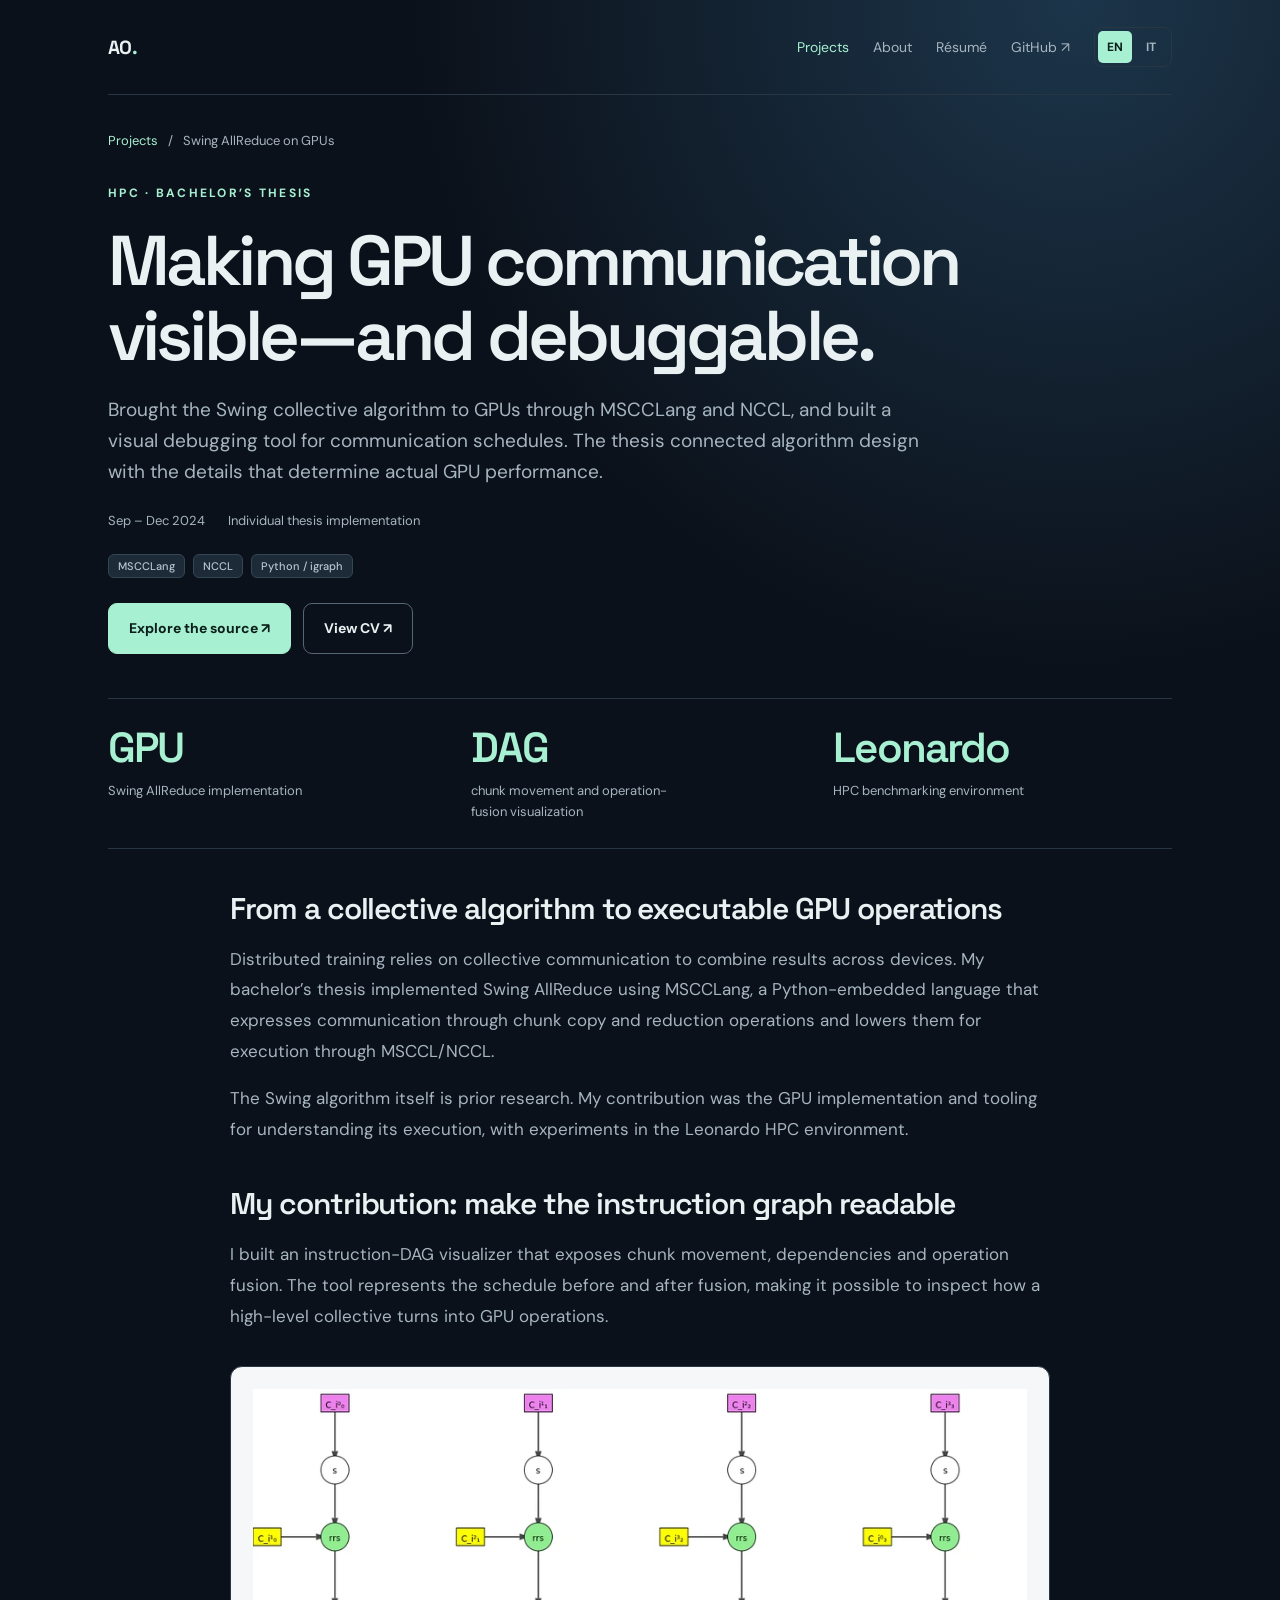
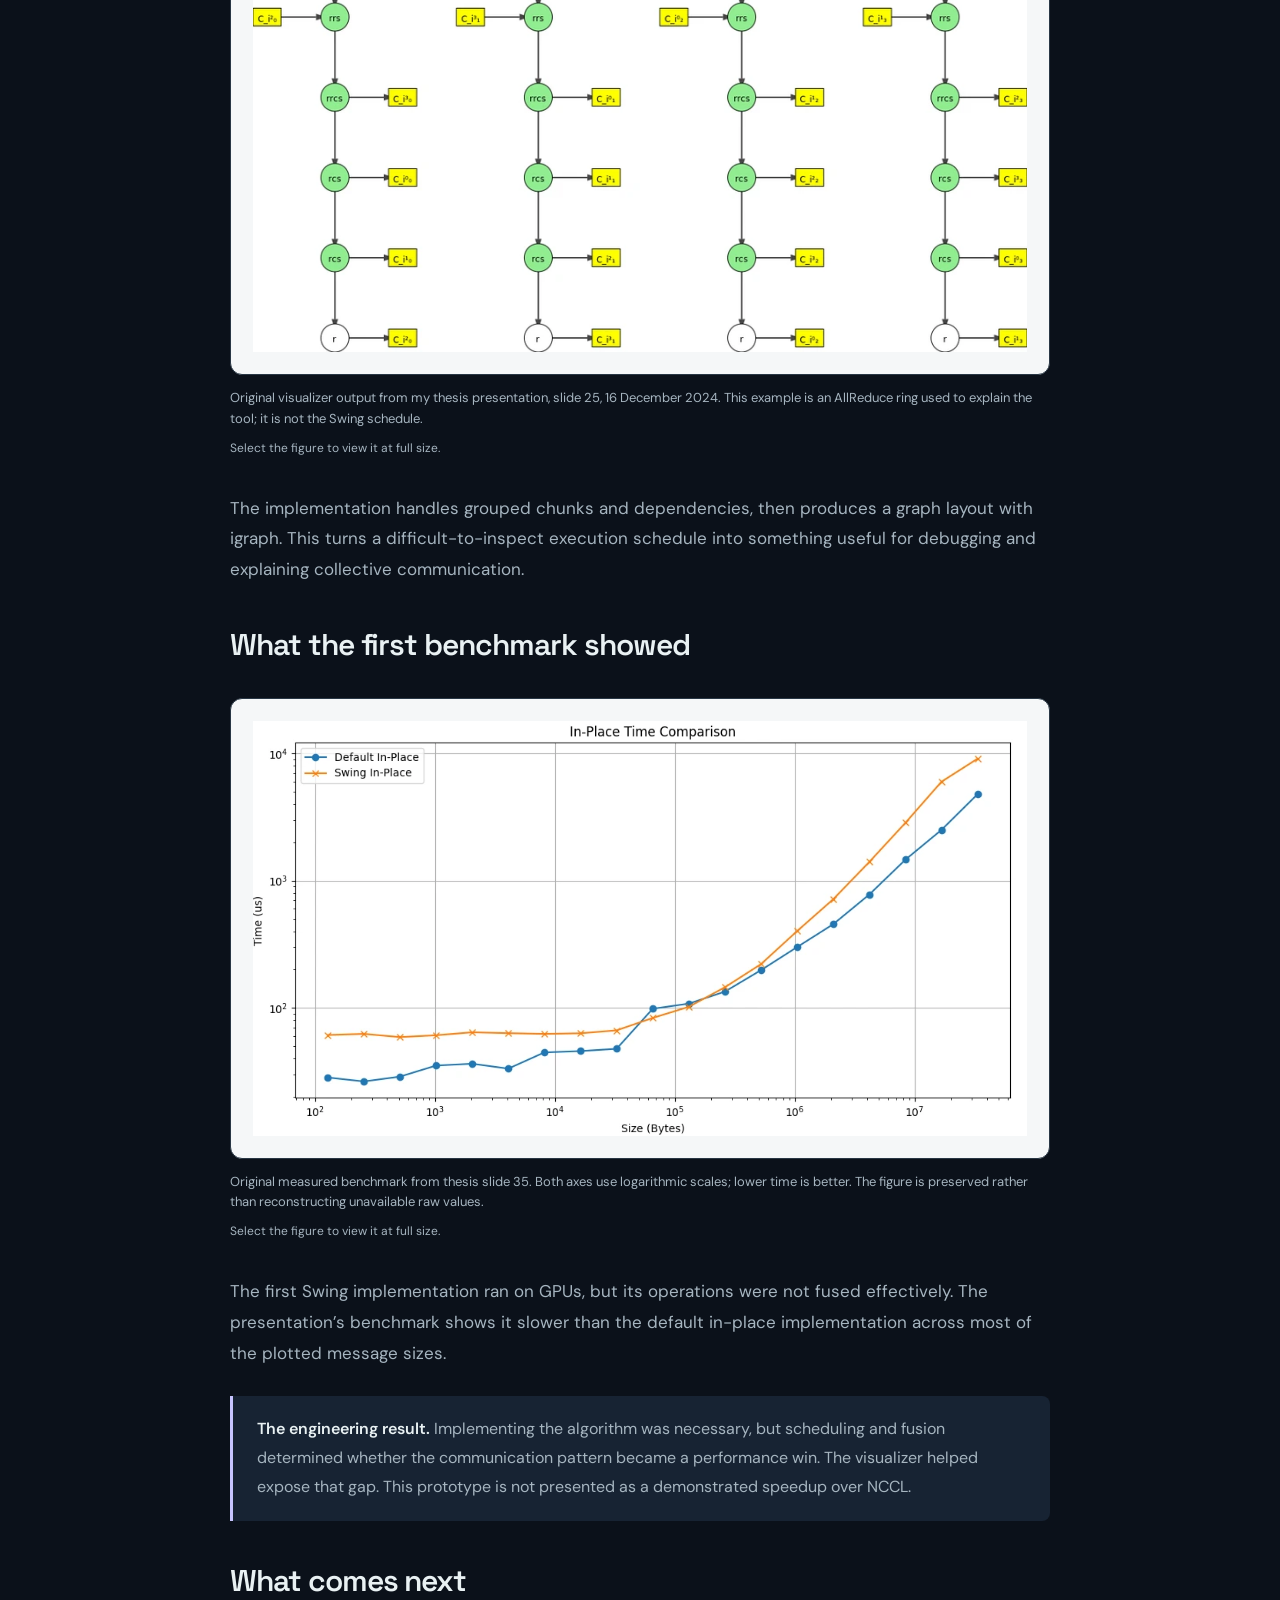
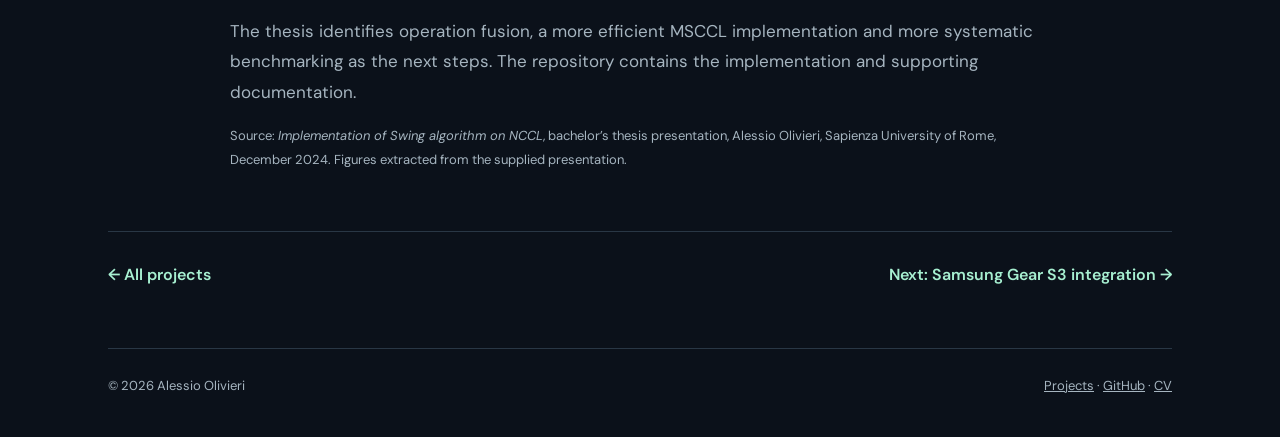
<file: projects/swing-allreduce.html>
<!doctype html>
<html lang="en">
<head><meta charset="utf-8"><meta name="viewport" content="width=device-width,initial-scale=1"><meta name="theme-color" content="#0b111a"><title>Swing AllReduce on GPUs — Alessio Olivieri</title><meta name="description" content="Brought the Swing collective algorithm to GPUs through MSCCLang and NCCL, and built a visual debugging tool for communication schedules. The thesis connected algorithm design with the details that determine actual GPU performance.">
<link rel="canonical" href="https://alessio-olivieri.github.io/projects/swing-allreduce.html"><meta property="og:type" content="website"><meta property="og:title" content="Swing AllReduce on GPUs — Alessio Olivieri"><meta property="og:description" content="Brought the Swing collective algorithm to GPUs through MSCCLang and NCCL, and built a visual debugging tool for communication schedules. The thesis connected algorithm design with the details that determine actual GPU performance."><meta property="og:url" content="https://alessio-olivieri.github.io/projects/swing-allreduce.html"><meta property="og:image" content="https://alessio-olivieri.github.io/assets/projects/social-preview.png"><meta name="twitter:card" content="summary_large_image">
<link rel="preconnect" href="https://fonts.googleapis.com">
<link rel="preconnect" href="https://fonts.gstatic.com" crossorigin>
<link href="https://fonts.googleapis.com/css2?family=DM+Sans:wght@400;500;600;700&family=Space+Grotesk:wght@400;500;600;700&display=swap" rel="stylesheet">
<link rel="stylesheet" href="../assets/site.css">
<link rel="stylesheet" href="../assets/showcase.css"><link rel="alternate" hreflang="en" href="https://alessio-olivieri.github.io/projects/swing-allreduce.html">
<link rel="alternate" hreflang="it" href="https://alessio-olivieri.github.io/it/projects/swing-allreduce.html">
<link rel="alternate" hreflang="x-default" href="https://alessio-olivieri.github.io/projects/swing-allreduce.html">
</head>
<body><a class="skip-link" href="#main">Skip to content</a>
<div class="wrap">
<header class="nav"><a class="logo" href="../index.html" aria-label="Alessio Olivieri home">AO<span>.</span></a>
<nav class="navlinks" aria-label="Primary"><a href="../projects.html" aria-current="page">Projects</a><a class="about-nav" href="../index.html#about">About</a><a href="../cv.pdf">Résumé</a><a class="github-nav" href="https://github.com/Alessio-Olivieri" target="_blank" rel="noopener">GitHub ↗</a><span class="language-switch" role="group" aria-label="Language"><a href="/projects/swing-allreduce.html" lang="en" hreflang="en" aria-label="English" title="English" aria-current="true">EN</a><a href="/it/projects/swing-allreduce.html" lang="it" hreflang="it" aria-label="Italiano" title="Italiano">IT</a></span></nav>
</header>
<main id="main">
<nav class="breadcrumbs" aria-label="Breadcrumb"><a href="../projects.html">Projects</a><span aria-hidden="true">/</span><span>Swing AllReduce on GPUs</span></nav>
<section class="page-hero case-hero"><span class="eyebrow">HPC · BACHELOR’S THESIS</span>
<h1>Making GPU communication visible—and debuggable.</h1>
<p class="lead">Brought the Swing collective algorithm to GPUs through MSCCLang and NCCL, and built a visual debugging tool for communication schedules. The thesis connected algorithm design with the details that determine actual GPU performance.</p>
<div class="case-meta"><time datetime="2024-12">Sep – Dec 2024</time><span>Individual thesis implementation</span></div>
<div class="chips"><span class="chip">MSCCLang</span><span class="chip">NCCL</span><span class="chip">Python / igraph</span></div>
<div class="actions"><a class="button" href="https://github.com/Alessio-Olivieri/msccl-tools">Explore the source ↗</a><a class="button ghost" href="../cv.pdf">View CV ↗</a></div>
</section>
<div class="metric-strip" aria-label="Project highlights">
<div><strong>GPU</strong><span>Swing AllReduce implementation</span></div>
<div><strong>DAG</strong><span>chunk movement and operation-fusion visualization</span></div>
<div><strong>Leonardo</strong><span>HPC benchmarking environment</span></div>
</div>
<article class="story" aria-label="Project case study">
<h2>From a collective algorithm to executable GPU operations</h2>
<p>Distributed training relies on collective communication to combine results across devices. My bachelor’s thesis implemented Swing AllReduce using MSCCLang, a Python-embedded language that expresses communication through chunk copy and reduction operations and lowers them for execution through MSCCL/NCCL.</p>
<p>The Swing algorithm itself is prior research. My contribution was the GPU implementation and tooling for understanding its execution, with experiments in the Leonardo HPC environment.</p>
<h2>My contribution: make the instruction graph readable</h2>
<p>I built an instruction-DAG visualizer that exposes chunk movement, dependencies and operation fusion. The tool represents the schedule before and after fusion, making it possible to inspect how a high-level collective turns into GPU operations.</p>
<figure class="figure paper "><a class="figure-image" href="../assets/projects/swing-instruction-dag.webp" target="_blank" rel="noopener" aria-label="Open figure at full size: Original thesis diagram of an AllReduce ring instruction DAG, showing data chunks and fused communication operations across four GPU ranks."><img src="../assets/projects/swing-instruction-dag.webp" width="880" height="640" alt="Original thesis diagram of an AllReduce ring instruction DAG, showing data chunks and fused communication operations across four GPU ranks." loading="lazy" decoding="async"></a>
<figcaption>Original visualizer output from my thesis presentation, slide 25, 16 December 2024. This example is an AllReduce ring used to explain the tool; it is not the Swing schedule.<span class="zoom-hint">Select the figure to view it at full size.</span></figcaption>
</figure>
<p>The implementation handles grouped chunks and dependencies, then produces a graph layout with igraph. This turns a difficult-to-inspect execution schedule into something useful for debugging and explaining collective communication.</p>
<h2>What the first benchmark showed</h2>
<figure class="figure paper "><a class="figure-image" href="../assets/projects/swing-original-benchmark.webp" target="_blank" rel="noopener" aria-label="Open figure at full size: Original log-scale graph comparing default in-place and Swing in-place time in microseconds across message sizes. Swing is slower over most of the plotted range."><img src="../assets/projects/swing-original-benchmark.webp" width="1007" height="540" alt="Original log-scale graph comparing default in-place and Swing in-place time in microseconds across message sizes. Swing is slower over most of the plotted range." loading="lazy" decoding="async"></a>
<figcaption>Original measured benchmark from thesis slide 35. Both axes use logarithmic scales; lower time is better. The figure is preserved rather than reconstructing unavailable raw values.<span class="zoom-hint">Select the figure to view it at full size.</span></figcaption>
</figure>
<p>The first Swing implementation ran on GPUs, but its operations were not fused effectively. The presentation’s benchmark shows it slower than the default in-place implementation across most of the plotted message sizes.</p>
<div class="callout">
<p><strong>The engineering result.</strong> Implementing the algorithm was necessary, but scheduling and fusion determined whether the communication pattern became a performance win. The visualizer helped expose that gap. This prototype is not presented as a demonstrated speedup over NCCL.</p>
</div>
<h2>What comes next</h2>
<p>The thesis identifies operation fusion, a more efficient MSCCL implementation and more systematic benchmarking as the next steps. The repository contains the implementation and supporting documentation.</p>
<p class="source-note">Source: <em>Implementation of Swing algorithm on NCCL</em>, bachelor’s thesis presentation, Alessio Olivieri, Sapienza University of Rome, December 2024. Figures extracted from the supplied presentation.</p>
</article>
<nav class="case-end" aria-label="More projects"><a href="../projects.html">← All projects</a><a href="gear-s3.html">Next: Samsung Gear S3 integration →</a></nav>
</main>
<footer><span>© 2026 Alessio Olivieri</span><span><a href="../projects.html">Projects</a> · <a href="https://github.com/Alessio-Olivieri">GitHub</a> · <a href="../cv.pdf">CV</a></span></footer>
</div>
</body>
</html>
</file>
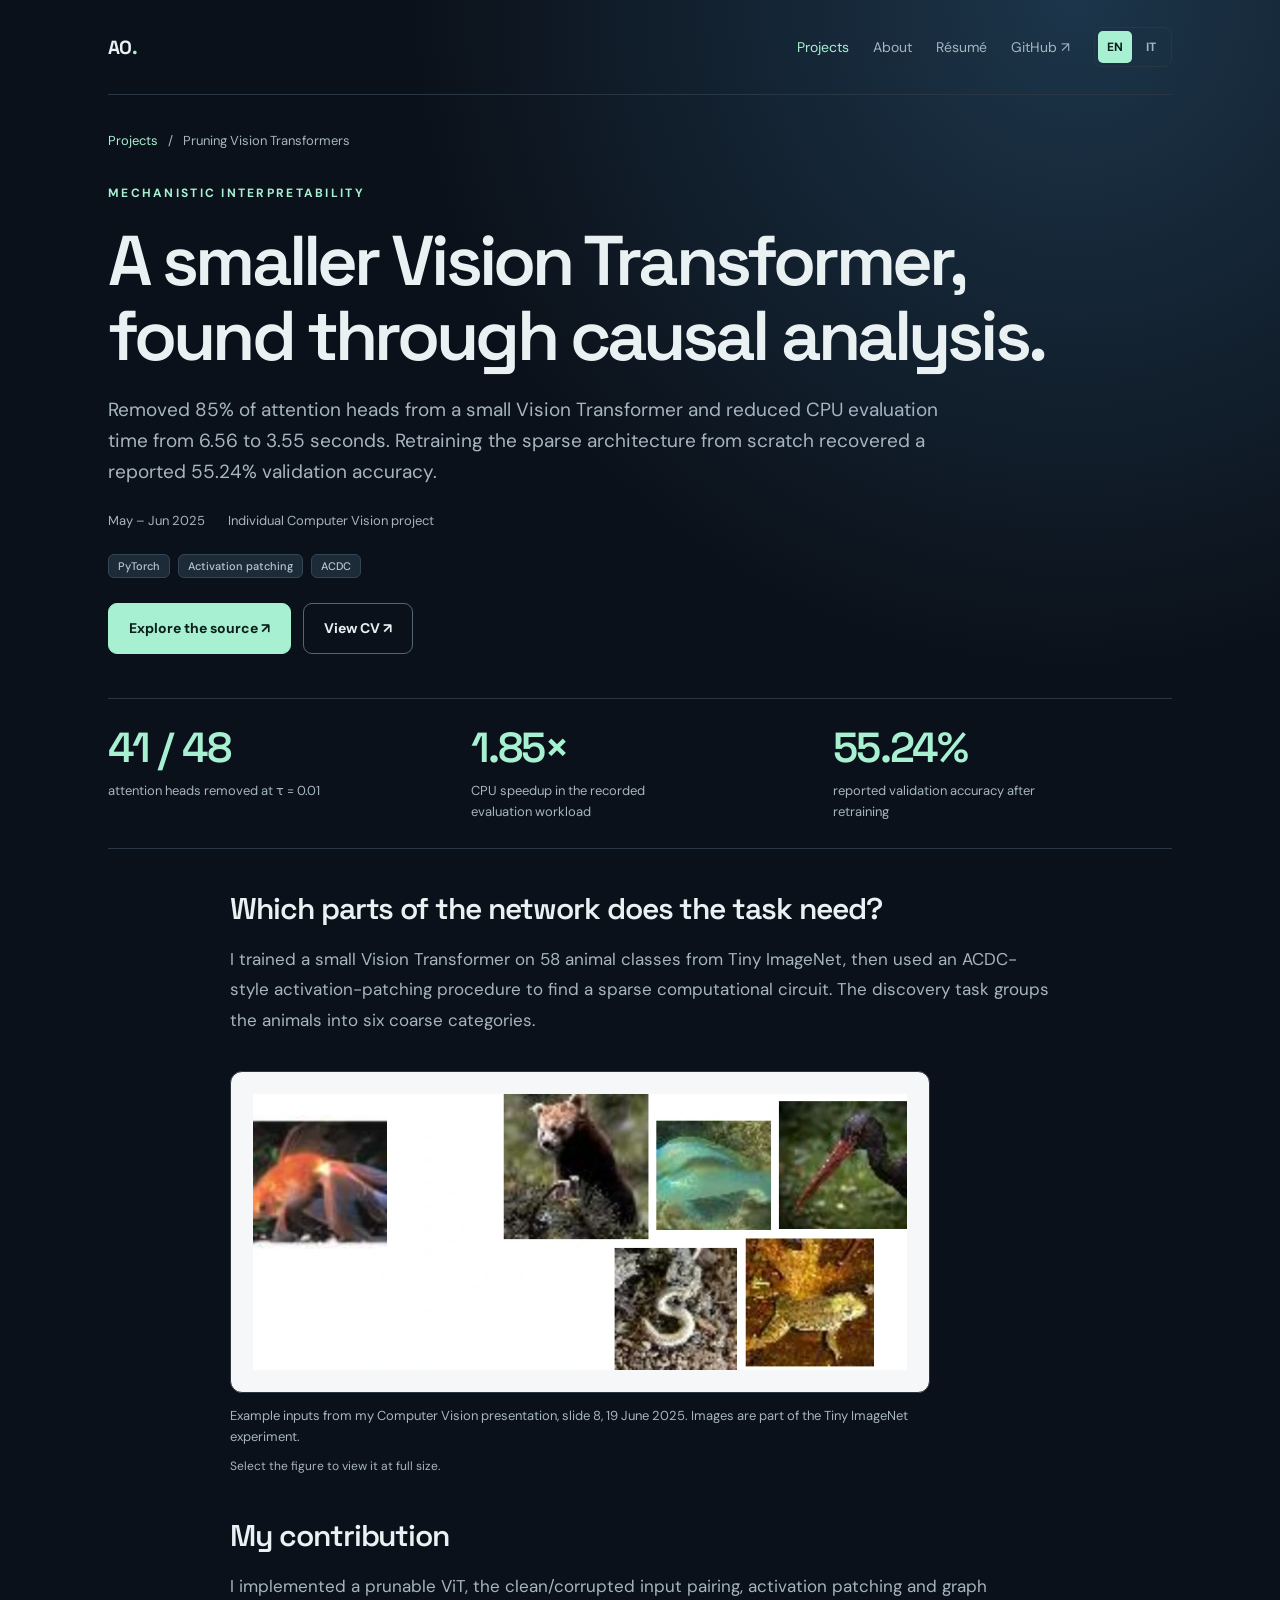
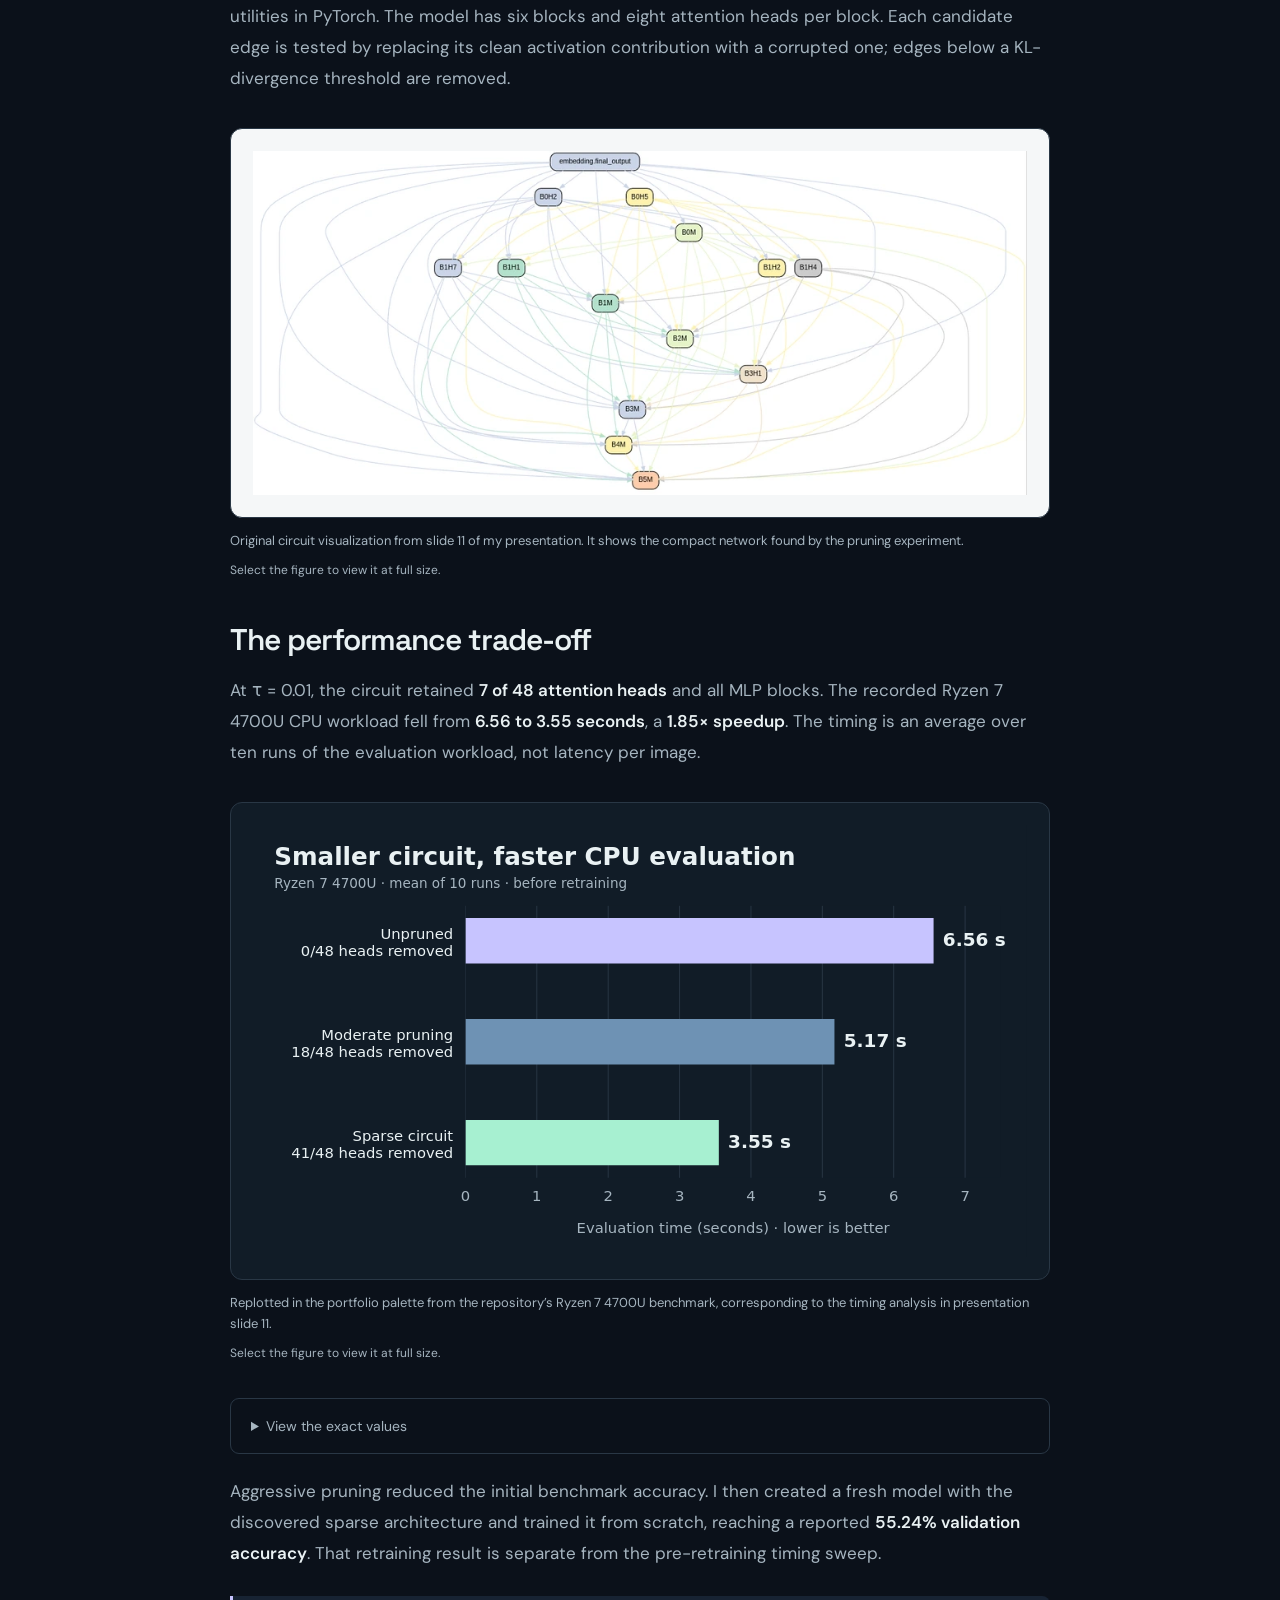
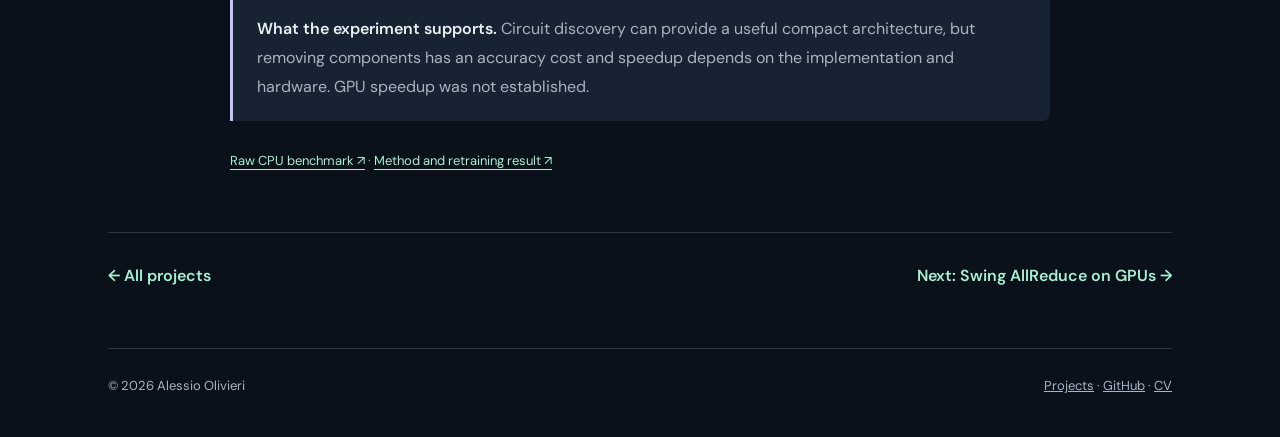
<file: projects/vision-transformer.html>
<!doctype html>
<html lang="en">
<head><meta charset="utf-8"><meta name="viewport" content="width=device-width,initial-scale=1"><meta name="theme-color" content="#0b111a"><title>Pruning Vision Transformers — Alessio Olivieri</title><meta name="description" content="Removed 85% of attention heads from a small Vision Transformer and reduced CPU evaluation time from 6.56 to 3.55 seconds. Retraining the sparse architecture from scratch recovered a reported 55.24% validation accuracy.">
<link rel="canonical" href="https://alessio-olivieri.github.io/projects/vision-transformer.html"><meta property="og:type" content="website"><meta property="og:title" content="Pruning Vision Transformers — Alessio Olivieri"><meta property="og:description" content="Removed 85% of attention heads from a small Vision Transformer and reduced CPU evaluation time from 6.56 to 3.55 seconds. Retraining the sparse architecture from scratch recovered a reported 55.24% validation accuracy."><meta property="og:url" content="https://alessio-olivieri.github.io/projects/vision-transformer.html"><meta property="og:image" content="https://alessio-olivieri.github.io/assets/projects/social-preview.png"><meta name="twitter:card" content="summary_large_image">
<link rel="preconnect" href="https://fonts.googleapis.com">
<link rel="preconnect" href="https://fonts.gstatic.com" crossorigin>
<link href="https://fonts.googleapis.com/css2?family=DM+Sans:wght@400;500;600;700&family=Space+Grotesk:wght@400;500;600;700&display=swap" rel="stylesheet">
<link rel="stylesheet" href="../assets/site.css">
<link rel="stylesheet" href="../assets/showcase.css"><link rel="alternate" hreflang="en" href="https://alessio-olivieri.github.io/projects/vision-transformer.html">
<link rel="alternate" hreflang="it" href="https://alessio-olivieri.github.io/it/projects/vision-transformer.html">
<link rel="alternate" hreflang="x-default" href="https://alessio-olivieri.github.io/projects/vision-transformer.html">
</head>
<body><a class="skip-link" href="#main">Skip to content</a>
<div class="wrap">
<header class="nav"><a class="logo" href="../index.html" aria-label="Alessio Olivieri home">AO<span>.</span></a>
<nav class="navlinks" aria-label="Primary"><a href="../projects.html" aria-current="page">Projects</a><a class="about-nav" href="../index.html#about">About</a><a href="../cv.pdf">Résumé</a><a class="github-nav" href="https://github.com/Alessio-Olivieri" target="_blank" rel="noopener">GitHub ↗</a><span class="language-switch" role="group" aria-label="Language"><a href="/projects/vision-transformer.html" lang="en" hreflang="en" aria-label="English" title="English" aria-current="true">EN</a><a href="/it/projects/vision-transformer.html" lang="it" hreflang="it" aria-label="Italiano" title="Italiano">IT</a></span></nav>
</header>
<main id="main">
<nav class="breadcrumbs" aria-label="Breadcrumb"><a href="../projects.html">Projects</a><span aria-hidden="true">/</span><span>Pruning Vision Transformers</span></nav>
<section class="page-hero case-hero"><span class="eyebrow">MECHANISTIC INTERPRETABILITY</span>
<h1>A smaller Vision Transformer, found through causal analysis.</h1>
<p class="lead">Removed 85% of attention heads from a small Vision Transformer and reduced CPU evaluation time from 6.56 to 3.55 seconds. Retraining the sparse architecture from scratch recovered a reported 55.24% validation accuracy.</p>
<div class="case-meta"><time datetime="2025-06">May – Jun 2025</time><span>Individual Computer Vision project</span></div>
<div class="chips"><span class="chip">PyTorch</span><span class="chip">Activation patching</span><span class="chip">ACDC</span></div>
<div class="actions"><a class="button" href="https://github.com/Alessio-Olivieri/automatic-circuit-discovery-for-vision-transformer">Explore the source ↗</a><a class="button ghost" href="../cv.pdf">View CV ↗</a></div>
</section>
<div class="metric-strip" aria-label="Project highlights">
<div><strong>41 / 48</strong><span>attention heads removed at τ = 0.01</span></div>
<div><strong>1.85×</strong><span>CPU speedup in the recorded evaluation workload</span></div>
<div><strong>55.24%</strong><span>reported validation accuracy after retraining</span></div>
</div>
<article class="story" aria-label="Project case study">
<h2>Which parts of the network does the task need?</h2>
<p>I trained a small Vision Transformer on 58 animal classes from Tiny ImageNet, then used an ACDC-style activation-patching procedure to find a sparse computational circuit. The discovery task groups the animals into six coarse categories.</p>
<figure class="figure paper dataset"><a class="figure-image" href="../assets/projects/vit-dataset.webp" target="_blank" rel="noopener" aria-label="Open figure at full size: Images from the original presentation illustrating clean and corrupted input examples."><img src="../assets/projects/vit-dataset.webp" width="908" height="384" alt="Images from the original presentation illustrating clean and corrupted input examples." loading="lazy" decoding="async"></a>
<figcaption>Example inputs from my Computer Vision presentation, slide 8, 19 June 2025. Images are part of the Tiny ImageNet experiment.<span class="zoom-hint">Select the figure to view it at full size.</span></figcaption>
</figure>
<h2>My contribution</h2>
<p>I implemented a prunable ViT, the clean/corrupted input pairing, activation patching and graph utilities in PyTorch. The model has six blocks and eight attention heads per block. Each candidate edge is tested by replacing its clean activation contribution with a corrupted one; edges below a KL-divergence threshold are removed.</p>
<figure class="figure paper "><a class="figure-image" href="../assets/projects/vit-circuit.webp" target="_blank" rel="noopener" aria-label="Open figure at full size: Sparse Vision Transformer circuit showing seven attention-head nodes and six MLP nodes connected to the output."><img src="../assets/projects/vit-circuit.webp" width="940" height="418" alt="Sparse Vision Transformer circuit showing seven attention-head nodes and six MLP nodes connected to the output." loading="lazy" decoding="async"></a>
<figcaption>Original circuit visualization from slide 11 of my presentation. It shows the compact network found by the pruning experiment.<span class="zoom-hint">Select the figure to view it at full size.</span></figcaption>
</figure>
<h2>The performance trade-off</h2>
<p>At τ = 0.01, the circuit retained <strong>7 of 48 attention heads</strong> and all MLP blocks. The recorded Ryzen 7 4700U CPU workload fell from <strong>6.56 to 3.55 seconds</strong>, a <strong>1.85× speedup</strong>. The timing is an average over ten runs of the evaluation workload, not latency per image.</p>
<figure class="figure  "><a class="figure-image" href="../assets/projects/vit-timing.svg" target="_blank" rel="noopener" aria-label="Open figure at full size: CPU evaluation time falls from 6.56 seconds unpruned to 5.17 seconds with 18 heads removed and 3.55 seconds with 41 heads removed."><img src="../assets/projects/vit-timing.svg" width="630" height="351" alt="CPU evaluation time falls from 6.56 seconds unpruned to 5.17 seconds with 18 heads removed and 3.55 seconds with 41 heads removed." loading="lazy" decoding="async"></a>
<figcaption>Replotted in the portfolio palette from the repository’s Ryzen 7 4700U benchmark, corresponding to the timing analysis in presentation slide 11.<span class="zoom-hint">Select the figure to view it at full size.</span></figcaption>
</figure>
<details class="data-details">
<summary>View the exact values</summary>
<div class="table-scroll">
<table>
<thead>
<tr><th scope="col">Configuration</th><th scope="col">Heads removed</th><th scope="col">Workload time</th><th scope="col">Pre-retraining accuracy</th></tr>
</thead>
<tbody>
<tr><td>Unpruned · τ = 0.0001</td><td>0 / 48</td><td>6.56 s</td><td>60.07%</td></tr>
<tr><td>Moderate · τ = 0.003</td><td>18 / 48</td><td>5.17 s</td><td>56.10%</td></tr>
<tr><td>Sparse · τ = 0.01</td><td>41 / 48</td><td>3.55 s</td><td>31.83%</td></tr>
</tbody>
</table>
</div>
</details>
<p>Aggressive pruning reduced the initial benchmark accuracy. I then created a fresh model with the discovered sparse architecture and trained it from scratch, reaching a reported <strong>55.24% validation accuracy</strong>. That retraining result is separate from the pre-retraining timing sweep.</p>
<div class="callout">
<p><strong>What the experiment supports.</strong> Circuit discovery can provide a useful compact architecture, but removing components has an accuracy cost and speedup depends on the implementation and hardware. GPU speedup was not established.</p>
</div>
<p class="source-note"><a href="https://github.com/Alessio-Olivieri/automatic-circuit-discovery-for-vision-transformer/blob/main/data/benchmark%20ryzen74700u.txt">Raw CPU benchmark ↗</a> · <a href="https://github.com/Alessio-Olivieri/automatic-circuit-discovery-for-vision-transformer/blob/main/readme.md">Method and retraining result ↗</a></p>
</article>
<nav class="case-end" aria-label="More projects"><a href="../projects.html">← All projects</a><a href="swing-allreduce.html">Next: Swing AllReduce on GPUs →</a></nav>
</main>
<footer><span>© 2026 Alessio Olivieri</span><span><a href="../projects.html">Projects</a> · <a href="https://github.com/Alessio-Olivieri">GitHub</a> · <a href="../cv.pdf">CV</a></span></footer>
</div>
</body>
</html>
</file>
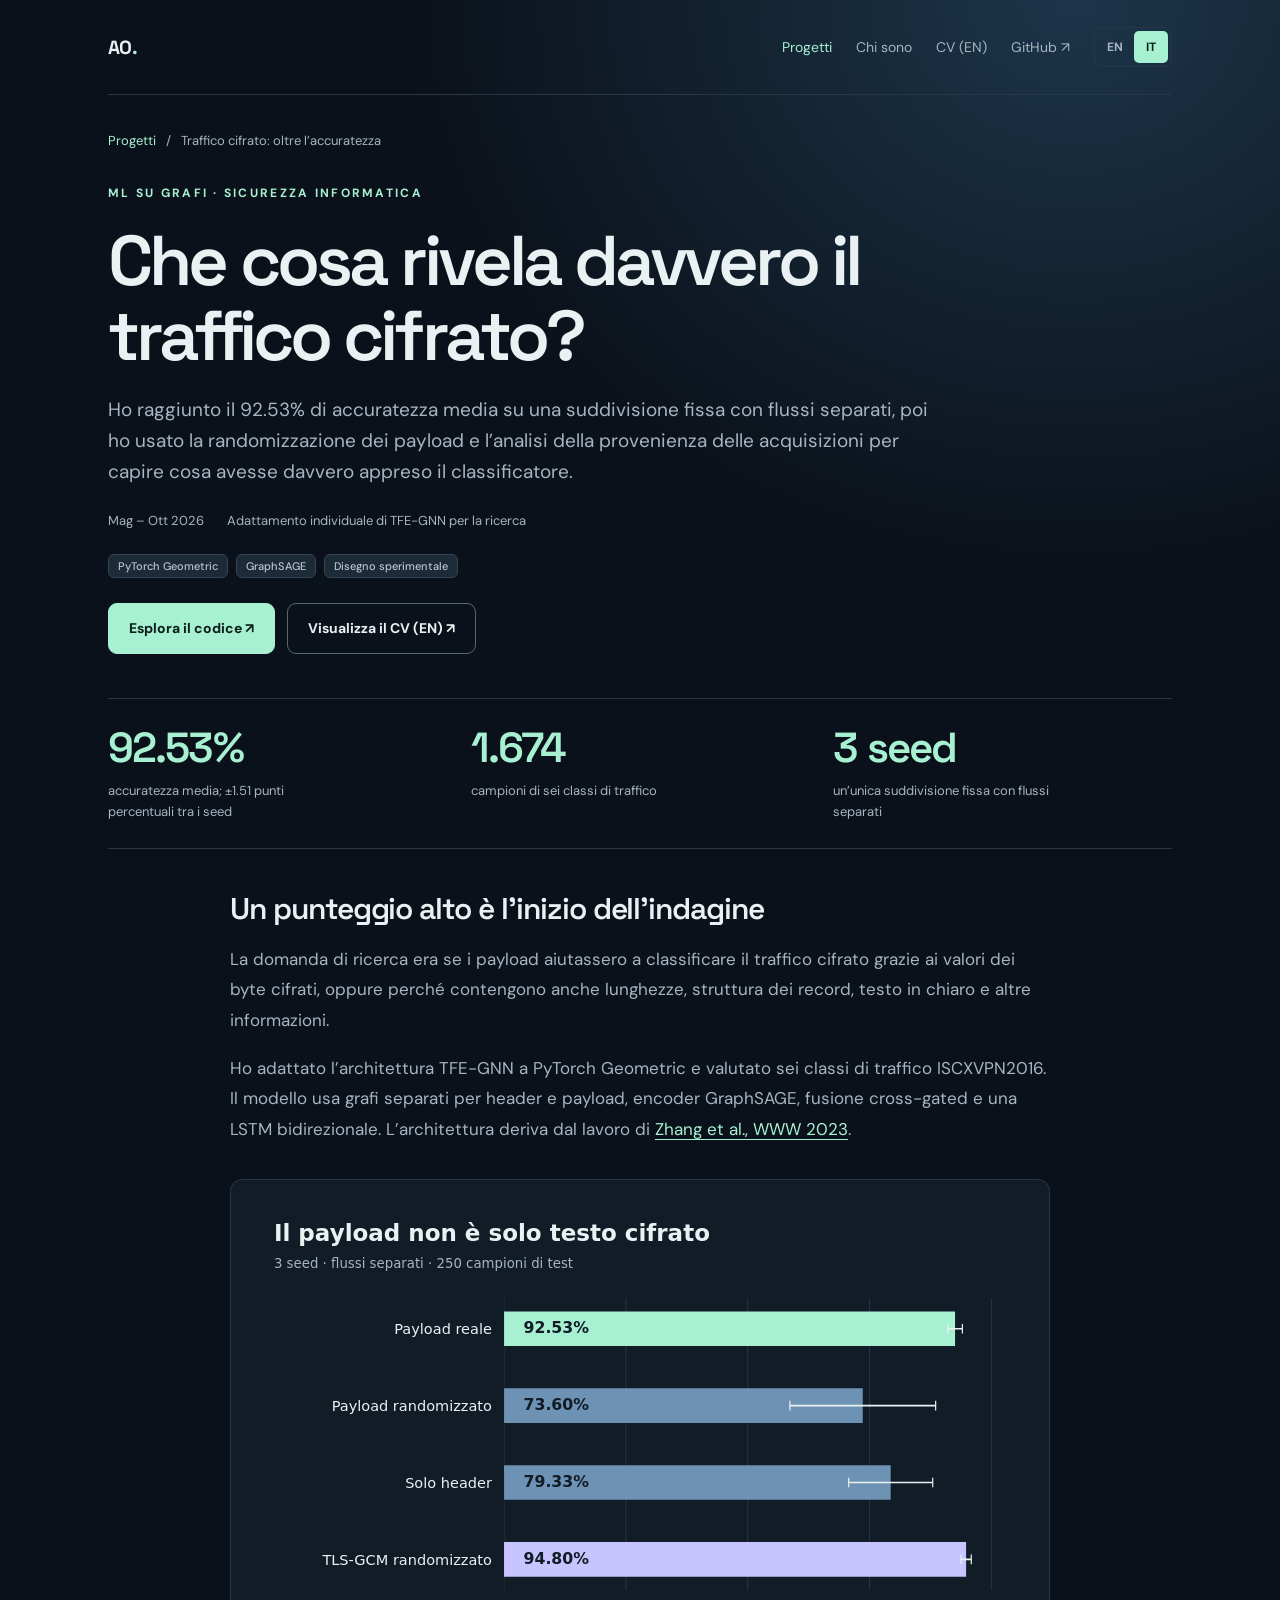
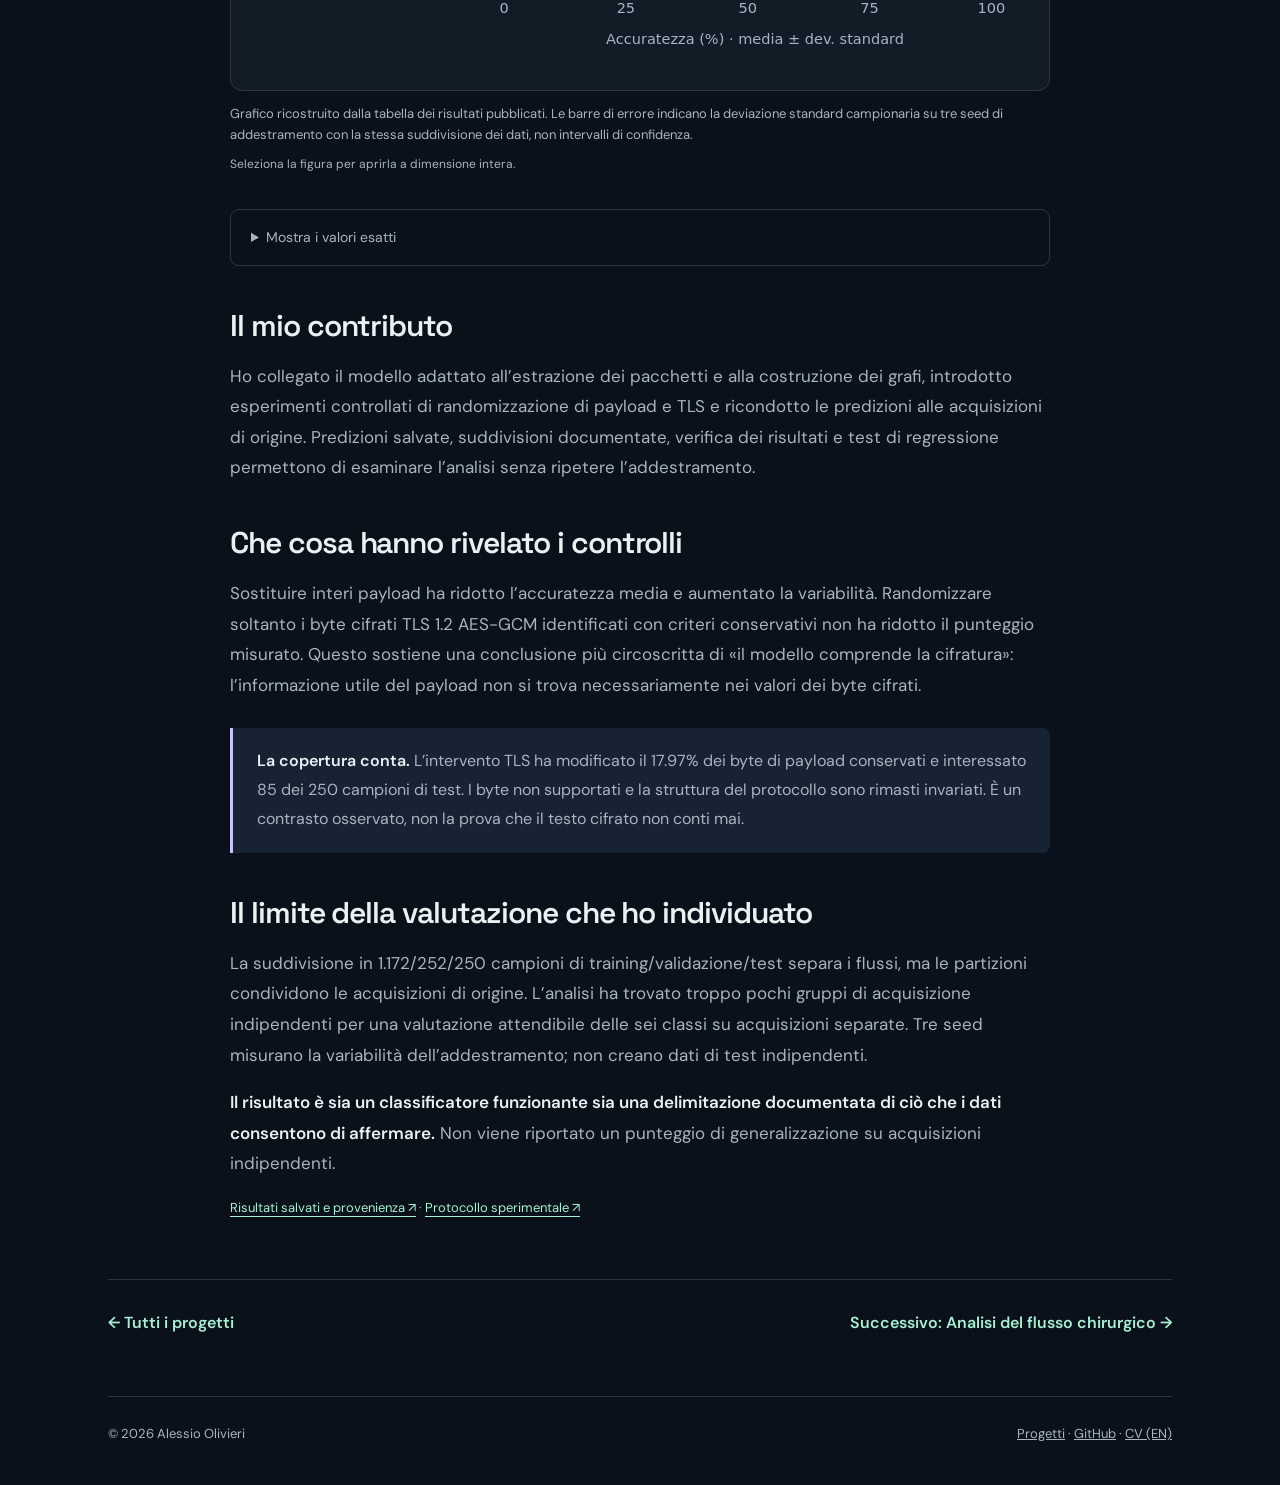
<file: it/projects/encrypted-traffic.html>
<!doctype html>
<html lang="it">
<head><meta charset="utf-8"><meta name="viewport" content="width=device-width,initial-scale=1"><meta name="theme-color" content="#0b111a"><title>Traffico cifrato: oltre l’accuratezza — Alessio Olivieri</title><meta name="description" content="Ho raggiunto il 92.53% di accuratezza media su una suddivisione fissa con flussi separati, poi ho usato la randomizzazione dei payload e l’analisi della provenienza delle acquisizioni per capire cosa avesse davvero appreso il classificatore.">
<link rel="canonical" href="https://alessio-olivieri.github.io/it/projects/encrypted-traffic.html"><meta property="og:type" content="website"><meta property="og:title" content="Traffico cifrato: oltre l’accuratezza — Alessio Olivieri"><meta property="og:description" content="Ho raggiunto il 92.53% di accuratezza media su una suddivisione fissa con flussi separati, poi ho usato la randomizzazione dei payload e l’analisi della provenienza delle acquisizioni per capire cosa avesse davvero appreso il classificatore."><meta property="og:url" content="https://alessio-olivieri.github.io/it/projects/encrypted-traffic.html"><meta property="og:image" content="https://alessio-olivieri.github.io/assets/projects/social-preview.png"><meta name="twitter:card" content="summary_large_image">
<link rel="preconnect" href="https://fonts.googleapis.com">
<link rel="preconnect" href="https://fonts.gstatic.com" crossorigin>
<link href="https://fonts.googleapis.com/css2?family=DM+Sans:wght@400;500;600;700&amp;family=Space+Grotesk:wght@400;500;600;700&amp;display=swap" rel="stylesheet">
<link rel="stylesheet" href="/assets/site.css">
<link rel="stylesheet" href="/assets/showcase.css"><link rel="alternate" hreflang="en" href="https://alessio-olivieri.github.io/projects/encrypted-traffic.html">
<link rel="alternate" hreflang="it" href="https://alessio-olivieri.github.io/it/projects/encrypted-traffic.html">
<link rel="alternate" hreflang="x-default" href="https://alessio-olivieri.github.io/projects/encrypted-traffic.html">
</head>
<body><a class="skip-link" href="#main">Vai al contenuto</a>
<div class="wrap">
<header class="nav"><a class="logo" href="/it/index.html" aria-label="Pagina iniziale di Alessio Olivieri">AO<span>.</span></a>
<nav class="navlinks" aria-label="Navigazione principale"><a href="/it/projects.html" aria-current="page">Progetti</a><a class="about-nav" href="/it/index.html#about">Chi sono</a><a href="/cv.pdf">CV (EN)</a><a class="github-nav" href="https://github.com/Alessio-Olivieri" target="_blank" rel="noopener">GitHub ↗</a><span class="language-switch" role="group" aria-label="Lingua"><a href="/projects/encrypted-traffic.html" lang="en" hreflang="en" aria-label="English" title="English">EN</a><a href="/it/projects/encrypted-traffic.html" lang="it" hreflang="it" aria-label="Italiano" title="Italiano" aria-current="true">IT</a></span></nav>
</header>
<main id="main">
<nav class="breadcrumbs" aria-label="Percorso di navigazione"><a href="/it/projects.html">Progetti</a><span aria-hidden="true">/</span><span>Traffico cifrato: oltre l’accuratezza</span></nav>
<section class="page-hero case-hero"><span class="eyebrow">ML SU GRAFI · SICUREZZA INFORMATICA</span>
<h1>Che cosa rivela davvero il traffico cifrato?</h1>
<p class="lead">Ho raggiunto il 92.53% di accuratezza media su una suddivisione fissa con flussi separati, poi ho usato la randomizzazione dei payload e l’analisi della provenienza delle acquisizioni per capire cosa avesse davvero appreso il classificatore.</p>
<div class="case-meta"><time datetime="2026-10">Mag – Ott 2026</time><span>Adattamento individuale di TFE-GNN per la ricerca</span></div>
<div class="chips"><span class="chip">PyTorch Geometric</span><span class="chip">GraphSAGE</span><span class="chip">Disegno sperimentale</span></div>
<div class="actions"><a class="button" href="https://github.com/Alessio-Olivieri/TFE-GNN/tree/public-release">Esplora il codice ↗</a><a class="button ghost" href="/cv.pdf">Visualizza il CV (EN) ↗</a></div>
</section>
<div class="metric-strip" aria-label="Risultati principali del progetto">
<div><strong>92.53%</strong><span>accuratezza media; ±1.51 punti percentuali tra i seed</span></div>
<div><strong>1.674</strong><span>campioni di sei classi di traffico</span></div>
<div><strong>3 seed</strong><span>un’unica suddivisione fissa con flussi separati</span></div>
</div>
<article class="story" aria-label="Approfondimento del progetto">
<h2>Un punteggio alto è l’inizio dell’indagine</h2>
<p>La domanda di ricerca era se i payload aiutassero a classificare il traffico cifrato grazie ai valori dei byte cifrati, oppure perché contengono anche lunghezze, struttura dei record, testo in chiaro e altre informazioni.</p>
<p>Ho adattato l’architettura TFE-GNN a PyTorch Geometric e valutato sei classi di traffico ISCXVPN2016. Il modello usa grafi separati per header e payload, encoder GraphSAGE, fusione cross-gated e una LSTM bidirezionale. L’architettura deriva dal lavoro di <a href="https://github.com/ViktorAxelsen/TFE-GNN">Zhang et al., WWW 2023</a>.</p>
<figure class="figure  "><a class="figure-image" href="/assets/projects/traffic-ablation.it.svg" target="_blank" rel="noopener" aria-label="Apri la figura a dimensione intera: Accuratezza su tre seed di addestramento: payload reale 92.53%, randomizzazione completa 73.60%, soli header 79.33%, randomizzazione TLS 94.80%."><img src="/assets/projects/traffic-ablation.it.svg" width="639" height="385" alt="Accuratezza su tre seed di addestramento: payload reale 92.53%, randomizzazione completa 73.60%, soli header 79.33%, randomizzazione TLS 94.80%." loading="lazy" decoding="async"></a>
<figcaption>Grafico ricostruito dalla tabella dei risultati pubblicati. Le barre di errore indicano la deviazione standard campionaria su tre seed di addestramento con la stessa suddivisione dei dati, non intervalli di confidenza.<span class="zoom-hint">Seleziona la figura per aprirla a dimensione intera.</span></figcaption>
</figure>
<details class="data-details">
<summary>Mostra i valori esatti</summary>
<div class="table-scroll">
<table>
<thead>
<tr><th scope="col">Condizione</th><th scope="col">Accuratezza</th><th scope="col">Dev. standard campionaria</th></tr>
</thead>
<tbody>
<tr><td>Payload reale</td><td>92.53%</td><td>1.51 pp</td></tr>
<tr><td>Payload completamente randomizzato</td><td>73.60%</td><td>14.95 pp</td></tr>
<tr><td>Solo header</td><td>79.33%</td><td>8.62 pp</td></tr>
<tr><td>TLS-GCM randomizzato</td><td>94.80%</td><td>1.06 pp</td></tr>
</tbody>
</table>
</div>
</details>
<h2>Il mio contributo</h2>
<p>Ho collegato il modello adattato all’estrazione dei pacchetti e alla costruzione dei grafi, introdotto esperimenti controllati di randomizzazione di payload e TLS e ricondotto le predizioni alle acquisizioni di origine. Predizioni salvate, suddivisioni documentate, verifica dei risultati e test di regressione permettono di esaminare l’analisi senza ripetere l’addestramento.</p>
<h2>Che cosa hanno rivelato i controlli</h2>
<p>Sostituire interi payload ha ridotto l’accuratezza media e aumentato la variabilità. Randomizzare soltanto i byte cifrati TLS 1.2 AES-GCM identificati con criteri conservativi non ha ridotto il punteggio misurato. Questo sostiene una conclusione più circoscritta di «il modello comprende la cifratura»: l’informazione utile del payload non si trova necessariamente nei valori dei byte cifrati.</p>
<div class="callout">
<p><strong>La copertura conta.</strong> L’intervento TLS ha modificato il 17.97% dei byte di payload conservati e interessato 85 dei 250 campioni di test. I byte non supportati e la struttura del protocollo sono rimasti invariati. È un contrasto osservato, non la prova che il testo cifrato non conti mai.</p>
</div>
<h2>Il limite della valutazione che ho individuato</h2>
<p>La suddivisione in 1.172/252/250 campioni di training/validazione/test separa i flussi, ma le partizioni condividono le acquisizioni di origine. L’analisi ha trovato troppo pochi gruppi di acquisizione indipendenti per una valutazione attendibile delle sei classi su acquisizioni separate. Tre seed misurano la variabilità dell’addestramento; non creano dati di test indipendenti.</p>
<p><strong>Il risultato è sia un classificatore funzionante sia una delimitazione documentata di ciò che i dati consentono di affermare.</strong> Non viene riportato un punteggio di generalizzazione su acquisizioni indipendenti.</p>
<p class="source-note"><a href="https://github.com/Alessio-Olivieri/TFE-GNN/tree/public-release/results">Risultati salvati e provenienza ↗</a> · <a href="https://github.com/Alessio-Olivieri/TFE-GNN/tree/public-release/experiments">Protocollo sperimentale ↗</a></p>
</article>
<nav class="case-end" aria-label="Altri progetti"><a href="/it/projects.html">← Tutti i progetti</a><a href="/it/projects/surgical-workflow.html">Successivo: Analisi del flusso chirurgico →</a></nav>
</main>
<footer><span>© 2026 Alessio Olivieri</span><span><a href="/it/projects.html">Progetti</a> · <a href="https://github.com/Alessio-Olivieri">GitHub</a> · <a href="/cv.pdf">CV (EN)</a></span></footer>
</div>
</body>
</html>
</file>
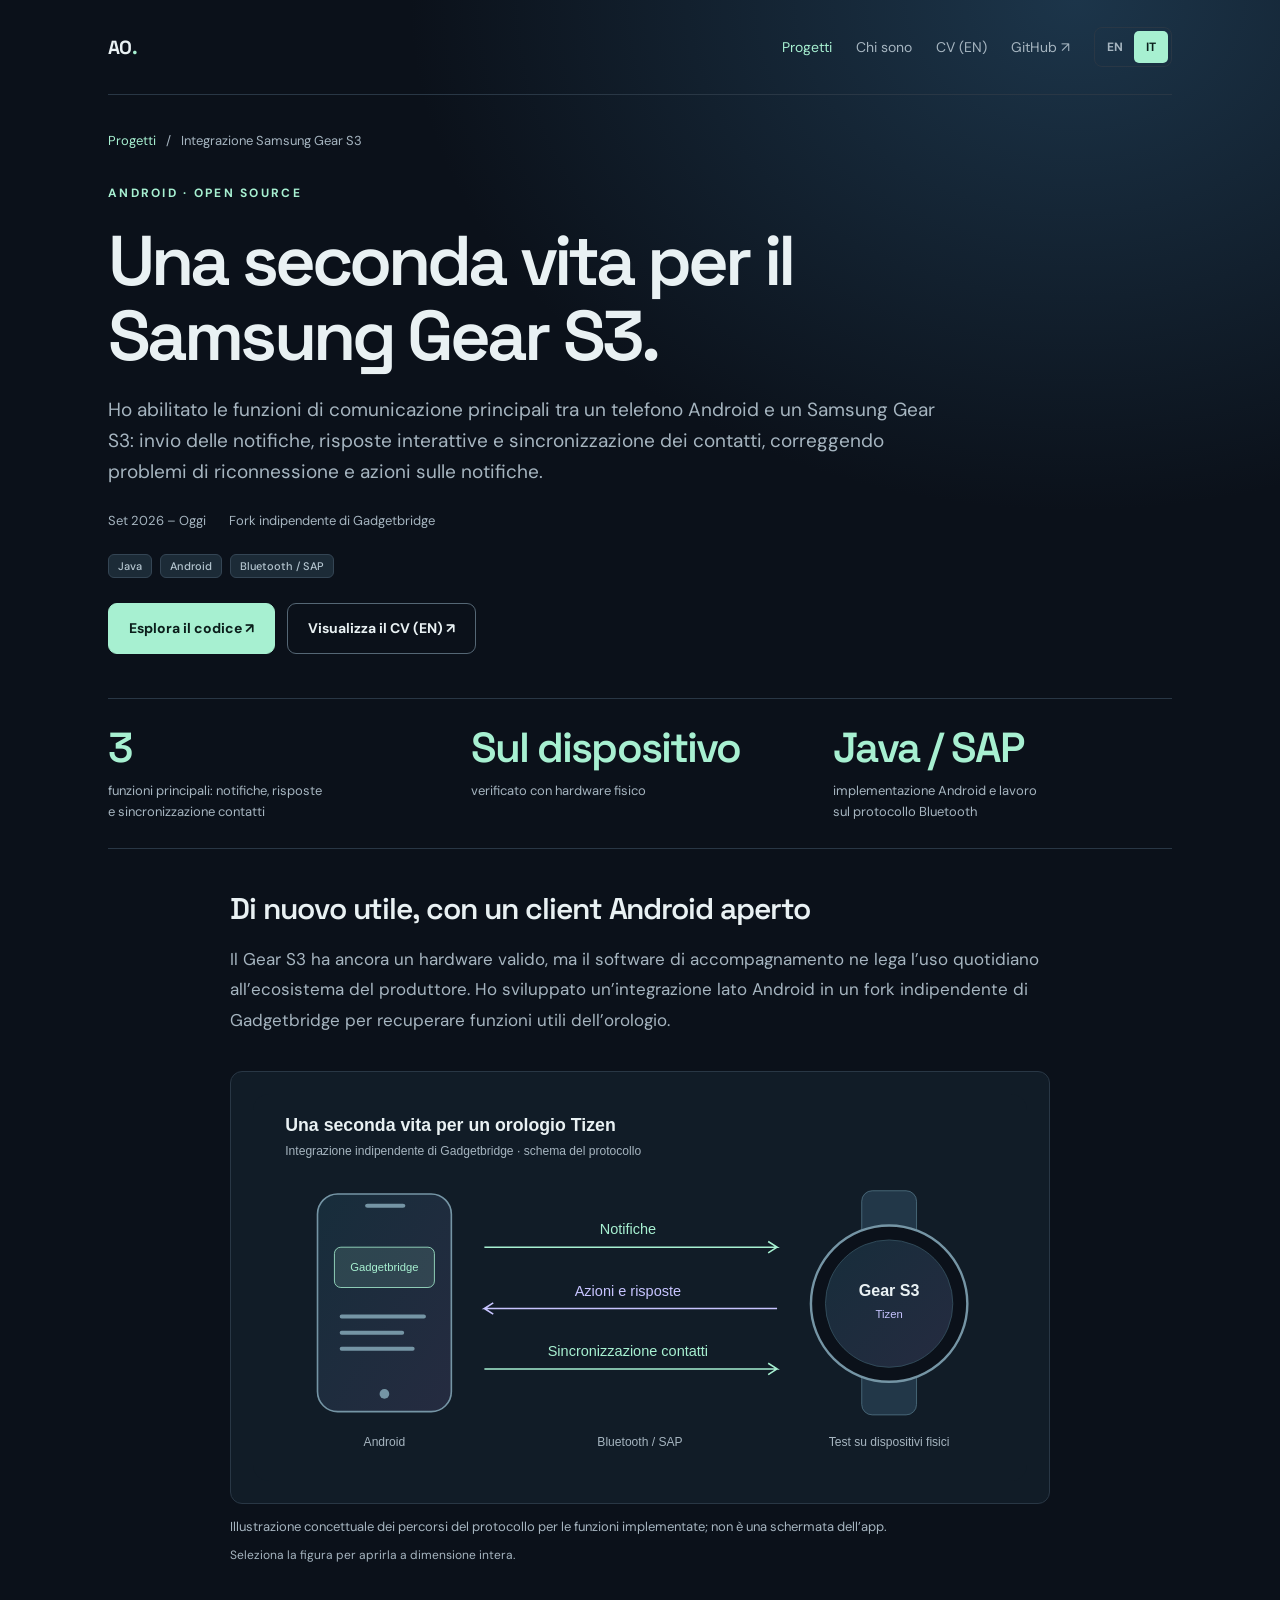
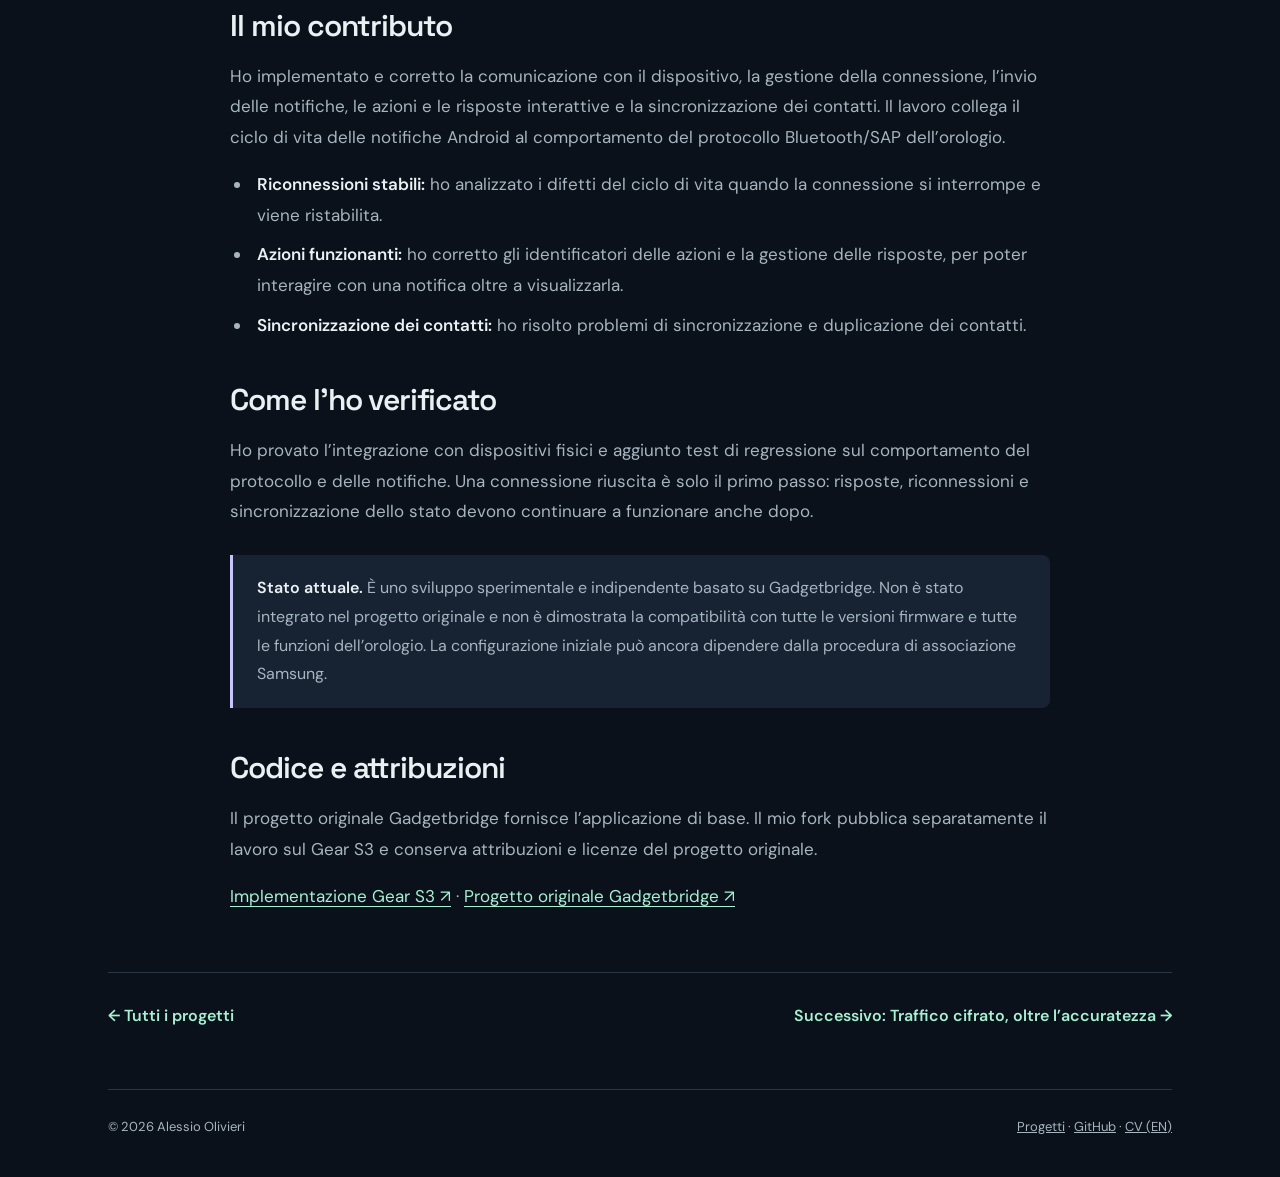
<file: it/projects/gear-s3.html>
<!doctype html>
<html lang="it">
<head><meta charset="utf-8"><meta name="viewport" content="width=device-width,initial-scale=1"><meta name="theme-color" content="#0b111a"><title>Integrazione Samsung Gear S3 — Alessio Olivieri</title><meta name="description" content="Ho abilitato le funzioni di comunicazione principali tra un telefono Android e un Samsung Gear S3: invio delle notifiche, risposte interattive e sincronizzazione dei contatti, correggendo problemi di riconnessione e azioni sulle notifiche.">
<link rel="canonical" href="https://alessio-olivieri.github.io/it/projects/gear-s3.html"><meta property="og:type" content="website"><meta property="og:title" content="Integrazione Samsung Gear S3 — Alessio Olivieri"><meta property="og:description" content="Ho abilitato le funzioni di comunicazione principali tra un telefono Android e un Samsung Gear S3: invio delle notifiche, risposte interattive e sincronizzazione dei contatti, correggendo problemi di riconnessione e azioni sulle notifiche."><meta property="og:url" content="https://alessio-olivieri.github.io/it/projects/gear-s3.html"><meta property="og:image" content="https://alessio-olivieri.github.io/assets/projects/social-preview.png"><meta name="twitter:card" content="summary_large_image">
<link rel="preconnect" href="https://fonts.googleapis.com">
<link rel="preconnect" href="https://fonts.gstatic.com" crossorigin>
<link href="https://fonts.googleapis.com/css2?family=DM+Sans:wght@400;500;600;700&amp;family=Space+Grotesk:wght@400;500;600;700&amp;display=swap" rel="stylesheet">
<link rel="stylesheet" href="/assets/site.css">
<link rel="stylesheet" href="/assets/showcase.css"><link rel="alternate" hreflang="en" href="https://alessio-olivieri.github.io/projects/gear-s3.html">
<link rel="alternate" hreflang="it" href="https://alessio-olivieri.github.io/it/projects/gear-s3.html">
<link rel="alternate" hreflang="x-default" href="https://alessio-olivieri.github.io/projects/gear-s3.html">
</head>
<body><a class="skip-link" href="#main">Vai al contenuto</a>
<div class="wrap">
<header class="nav"><a class="logo" href="/it/index.html" aria-label="Pagina iniziale di Alessio Olivieri">AO<span>.</span></a>
<nav class="navlinks" aria-label="Navigazione principale"><a href="/it/projects.html" aria-current="page">Progetti</a><a class="about-nav" href="/it/index.html#about">Chi sono</a><a href="/cv.pdf">CV (EN)</a><a class="github-nav" href="https://github.com/Alessio-Olivieri" target="_blank" rel="noopener">GitHub ↗</a><span class="language-switch" role="group" aria-label="Lingua"><a href="/projects/gear-s3.html" lang="en" hreflang="en" aria-label="English" title="English">EN</a><a href="/it/projects/gear-s3.html" lang="it" hreflang="it" aria-label="Italiano" title="Italiano" aria-current="true">IT</a></span></nav>
</header>
<main id="main">
<nav class="breadcrumbs" aria-label="Percorso di navigazione"><a href="/it/projects.html">Progetti</a><span aria-hidden="true">/</span><span>Integrazione Samsung Gear S3</span></nav>
<section class="page-hero case-hero"><span class="eyebrow">ANDROID · OPEN SOURCE</span>
<h1>Una seconda vita per il Samsung Gear S3.</h1>
<p class="lead">Ho abilitato le funzioni di comunicazione principali tra un telefono Android e un Samsung Gear S3: invio delle notifiche, risposte interattive e sincronizzazione dei contatti, correggendo problemi di riconnessione e azioni sulle notifiche.</p>
<div class="case-meta"><time datetime="2026-09">Set 2026 – Oggi</time><span>Fork indipendente di Gadgetbridge</span></div>
<div class="chips"><span class="chip">Java</span><span class="chip">Android</span><span class="chip">Bluetooth / SAP</span></div>
<div class="actions"><a class="button" href="https://github.com/Alessio-Olivieri/gadgetbridge-gear-s3">Esplora il codice ↗</a><a class="button ghost" href="/cv.pdf">Visualizza il CV (EN) ↗</a></div>
</section>
<div class="metric-strip" aria-label="Risultati principali del progetto">
<div><strong>3</strong><span>funzioni principali: notifiche, risposte e sincronizzazione contatti</span></div>
<div><strong>Sul dispositivo</strong><span>verificato con hardware fisico</span></div>
<div><strong>Java / SAP</strong><span>implementazione Android e lavoro sul protocollo Bluetooth</span></div>
</div>
<article class="story" aria-label="Approfondimento del progetto">
<h2>Di nuovo utile, con un client Android aperto</h2>
<p>Il Gear S3 ha ancora un hardware valido, ma il software di accompagnamento ne lega l’uso quotidiano all’ecosistema del produttore. Ho sviluppato un’integrazione lato Android in un fork indipendente di Gadgetbridge per recuperare funzioni utili dell’orologio.</p>
<figure class="figure  "><a class="figure-image" href="/assets/projects/gear-integration.it.svg" target="_blank" rel="noopener" aria-label="Apri la figura a dimensione intera: Schema di notifiche Android, risposte dall’orologio e sincronizzazione dei contatti tramite Bluetooth e SAP."><img src="/assets/projects/gear-integration.it.svg" width="960" height="480" alt="Schema di notifiche Android, risposte dall’orologio e sincronizzazione dei contatti tramite Bluetooth e SAP." loading="lazy" decoding="async"></a>
<figcaption>Illustrazione concettuale dei percorsi del protocollo per le funzioni implementate; non è una schermata dell’app.<span class="zoom-hint">Seleziona la figura per aprirla a dimensione intera.</span></figcaption>
</figure>
<h2>Il mio contributo</h2>
<p>Ho implementato e corretto la comunicazione con il dispositivo, la gestione della connessione, l’invio delle notifiche, le azioni e le risposte interattive e la sincronizzazione dei contatti. Il lavoro collega il ciclo di vita delle notifiche Android al comportamento del protocollo Bluetooth/SAP dell’orologio.</p>
<ul>
<li><strong>Riconnessioni stabili:</strong> ho analizzato i difetti del ciclo di vita quando la connessione si interrompe e viene ristabilita.</li>
<li><strong>Azioni funzionanti:</strong> ho corretto gli identificatori delle azioni e la gestione delle risposte, per poter interagire con una notifica oltre a visualizzarla.</li>
<li><strong>Sincronizzazione dei contatti:</strong> ho risolto problemi di sincronizzazione e duplicazione dei contatti.</li>
</ul>
<h2>Come l’ho verificato</h2>
<p>Ho provato l’integrazione con dispositivi fisici e aggiunto test di regressione sul comportamento del protocollo e delle notifiche. Una connessione riuscita è solo il primo passo: risposte, riconnessioni e sincronizzazione dello stato devono continuare a funzionare anche dopo.</p>
<div class="callout">
<p><strong>Stato attuale.</strong> È uno sviluppo sperimentale e indipendente basato su Gadgetbridge. Non è stato integrato nel progetto originale e non è dimostrata la compatibilità con tutte le versioni firmware e tutte le funzioni dell’orologio. La configurazione iniziale può ancora dipendere dalla procedura di associazione Samsung.</p>
</div>
<h2>Codice e attribuzioni</h2>
<p>Il progetto originale Gadgetbridge fornisce l’applicazione di base. Il mio fork pubblica separatamente il lavoro sul Gear S3 e conserva attribuzioni e licenze del progetto originale.</p>
<p><a href="https://github.com/Alessio-Olivieri/gadgetbridge-gear-s3/tree/master/app/src/main/java/nodomain/freeyourgadget/gadgetbridge/service/devices/samsung/gear">Implementazione Gear S3 ↗</a> · <a href="https://codeberg.org/Freeyourgadget/Gadgetbridge">Progetto originale Gadgetbridge ↗</a></p>
</article>
<nav class="case-end" aria-label="Altri progetti"><a href="/it/projects.html">← Tutti i progetti</a><a href="/it/projects/encrypted-traffic.html">Successivo: Traffico cifrato, oltre l’accuratezza →</a></nav>
</main>
<footer><span>© 2026 Alessio Olivieri</span><span><a href="/it/projects.html">Progetti</a> · <a href="https://github.com/Alessio-Olivieri">GitHub</a> · <a href="/cv.pdf">CV (EN)</a></span></footer>
</div>
</body>
</html>
</file>
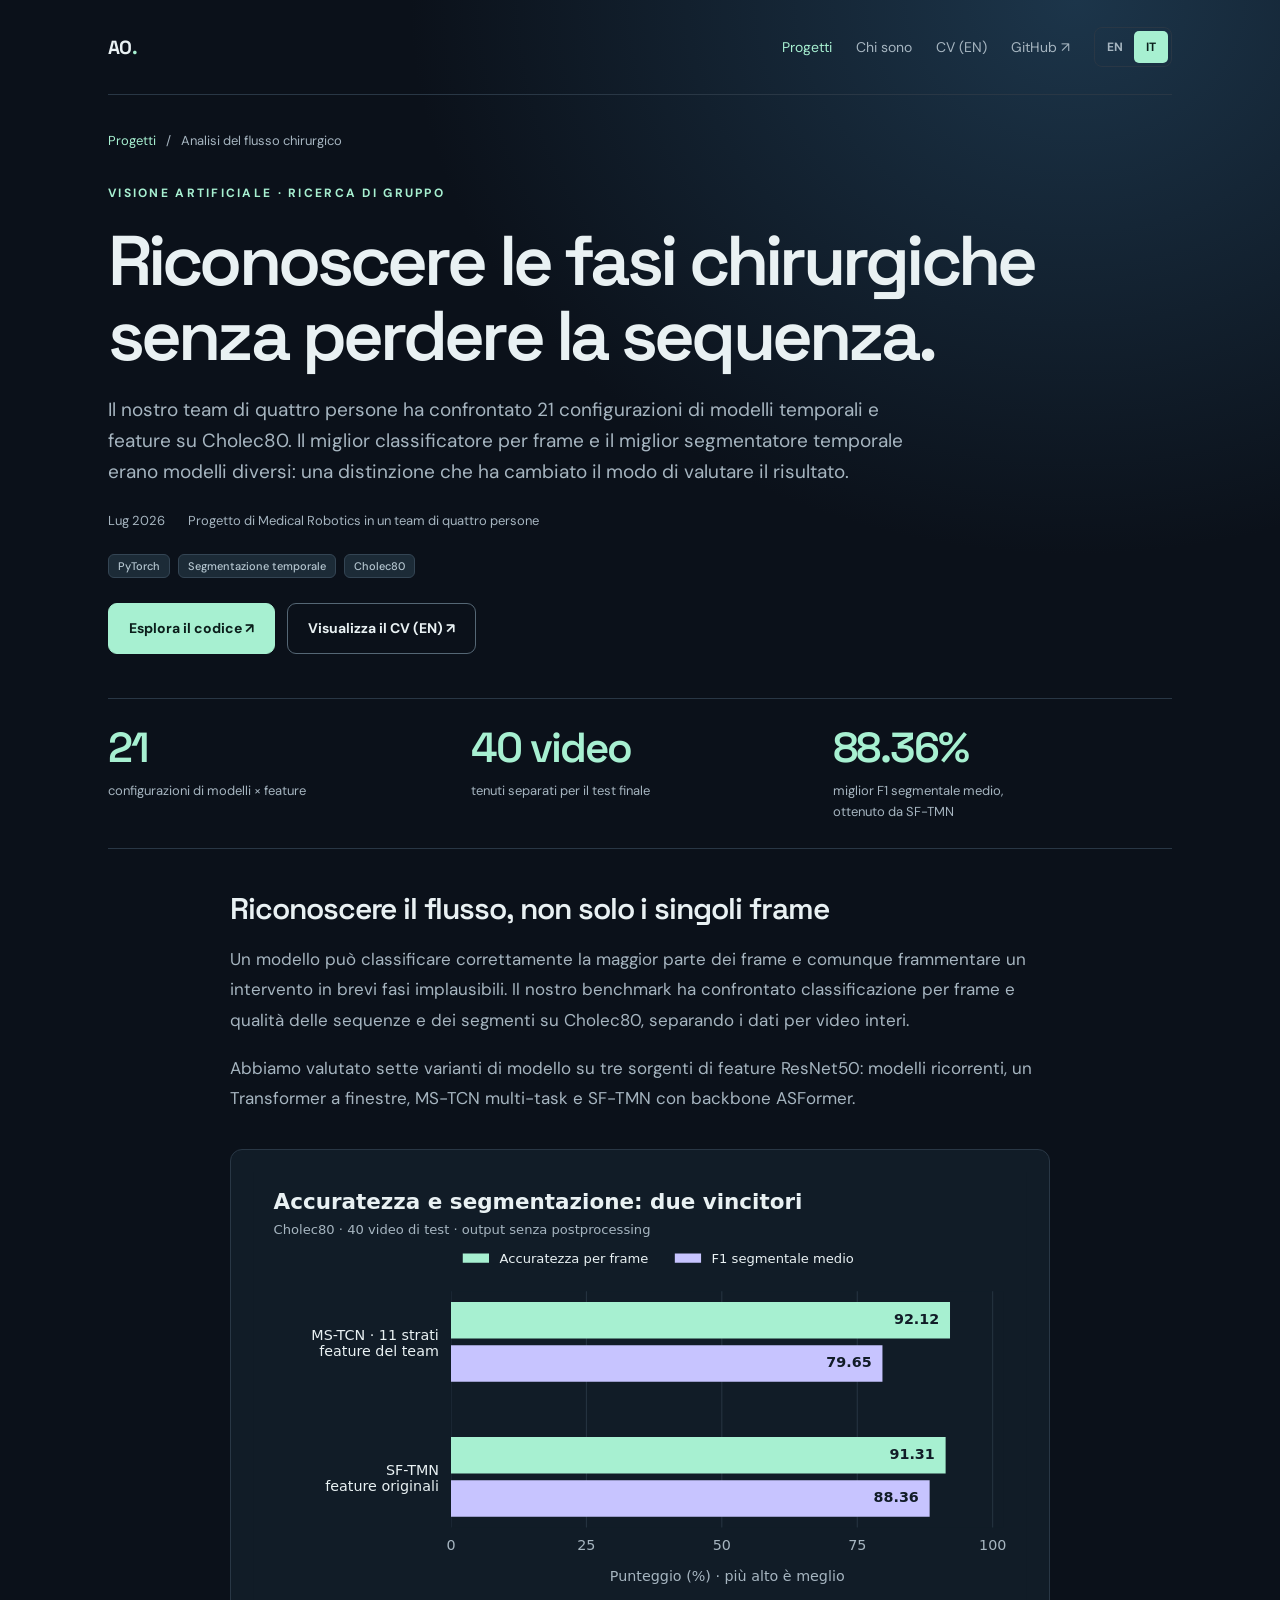
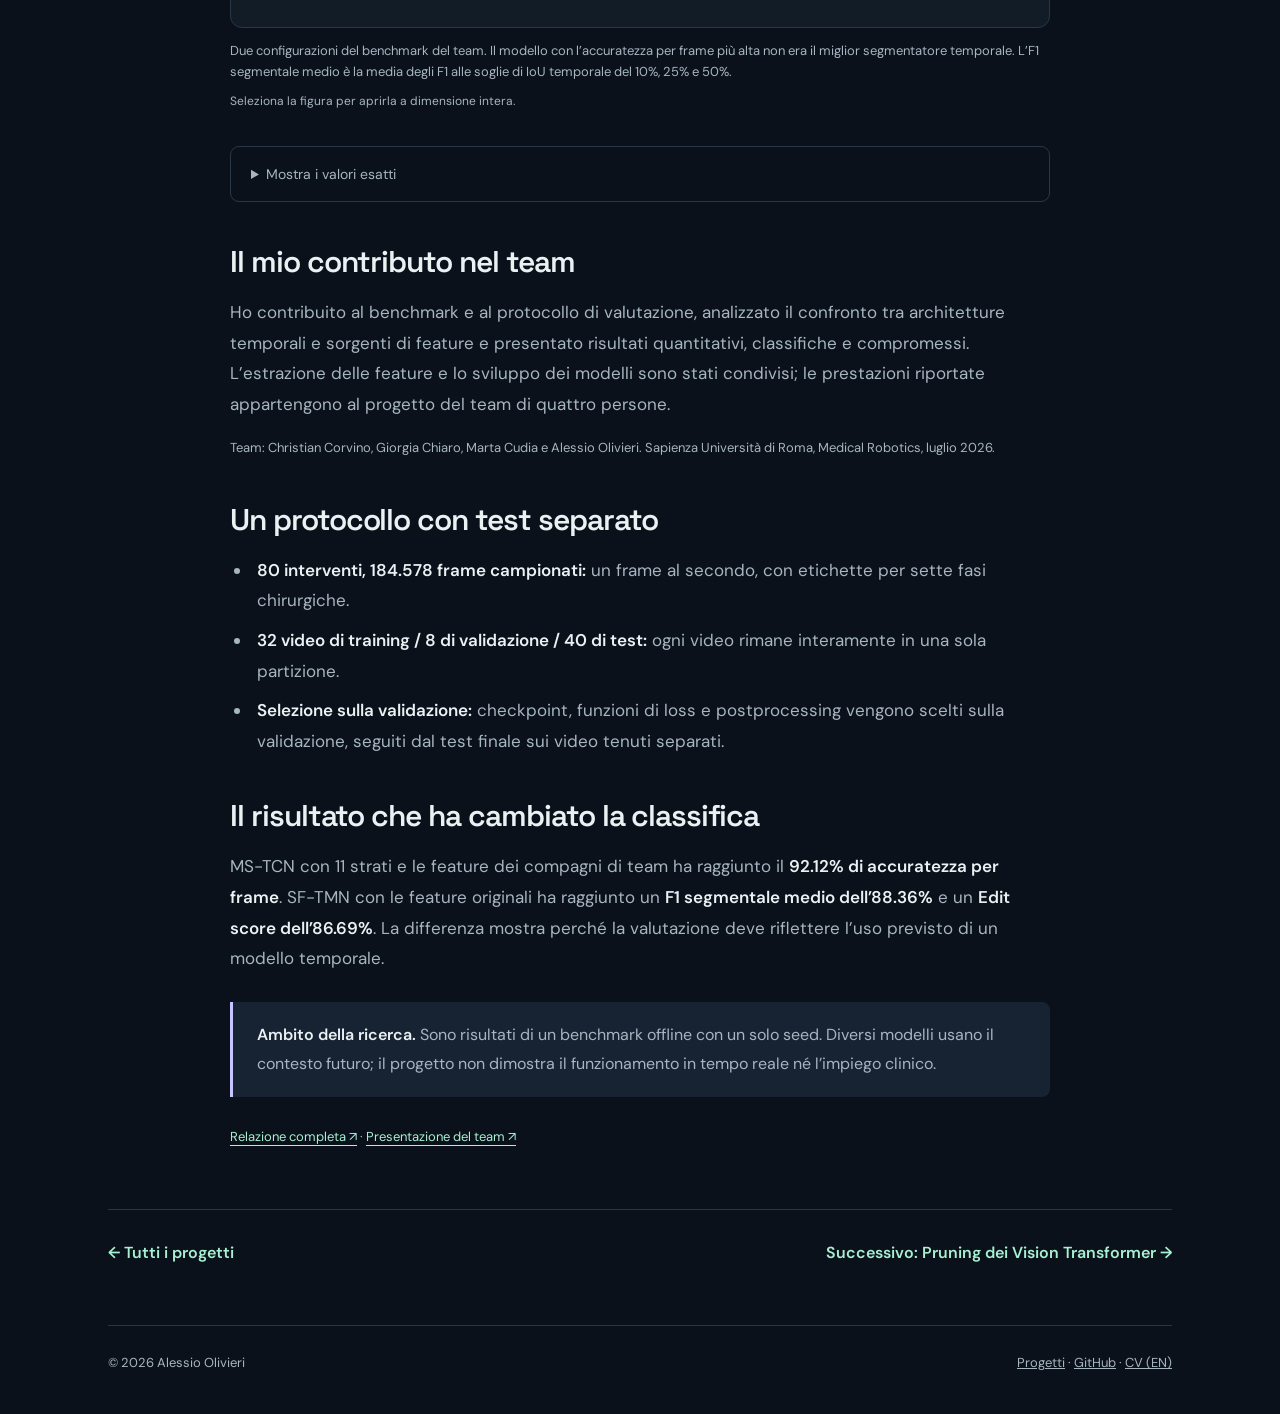
<file: it/projects/surgical-workflow.html>
<!doctype html>
<html lang="it">
<head><meta charset="utf-8"><meta name="viewport" content="width=device-width,initial-scale=1"><meta name="theme-color" content="#0b111a"><title>Analisi del flusso chirurgico — Alessio Olivieri</title><meta name="description" content="Il nostro team di quattro persone ha confrontato 21 configurazioni di modelli temporali e feature su Cholec80. Il miglior classificatore per frame e il miglior segmentatore temporale erano modelli diversi: una distinzione che ha cambiato il modo di valutare il risultato.">
<link rel="canonical" href="https://alessio-olivieri.github.io/it/projects/surgical-workflow.html"><meta property="og:type" content="website"><meta property="og:title" content="Analisi del flusso chirurgico — Alessio Olivieri"><meta property="og:description" content="Il nostro team di quattro persone ha confrontato 21 configurazioni di modelli temporali e feature su Cholec80. Il miglior classificatore per frame e il miglior segmentatore temporale erano modelli diversi: una distinzione che ha cambiato il modo di valutare il risultato."><meta property="og:url" content="https://alessio-olivieri.github.io/it/projects/surgical-workflow.html"><meta property="og:image" content="https://alessio-olivieri.github.io/assets/projects/social-preview.png"><meta name="twitter:card" content="summary_large_image">
<link rel="preconnect" href="https://fonts.googleapis.com">
<link rel="preconnect" href="https://fonts.gstatic.com" crossorigin>
<link href="https://fonts.googleapis.com/css2?family=DM+Sans:wght@400;500;600;700&amp;family=Space+Grotesk:wght@400;500;600;700&amp;display=swap" rel="stylesheet">
<link rel="stylesheet" href="/assets/site.css">
<link rel="stylesheet" href="/assets/showcase.css"><link rel="alternate" hreflang="en" href="https://alessio-olivieri.github.io/projects/surgical-workflow.html">
<link rel="alternate" hreflang="it" href="https://alessio-olivieri.github.io/it/projects/surgical-workflow.html">
<link rel="alternate" hreflang="x-default" href="https://alessio-olivieri.github.io/projects/surgical-workflow.html">
</head>
<body><a class="skip-link" href="#main">Vai al contenuto</a>
<div class="wrap">
<header class="nav"><a class="logo" href="/it/index.html" aria-label="Pagina iniziale di Alessio Olivieri">AO<span>.</span></a>
<nav class="navlinks" aria-label="Navigazione principale"><a href="/it/projects.html" aria-current="page">Progetti</a><a class="about-nav" href="/it/index.html#about">Chi sono</a><a href="/cv.pdf">CV (EN)</a><a class="github-nav" href="https://github.com/Alessio-Olivieri" target="_blank" rel="noopener">GitHub ↗</a><span class="language-switch" role="group" aria-label="Lingua"><a href="/projects/surgical-workflow.html" lang="en" hreflang="en" aria-label="English" title="English">EN</a><a href="/it/projects/surgical-workflow.html" lang="it" hreflang="it" aria-label="Italiano" title="Italiano" aria-current="true">IT</a></span></nav>
</header>
<main id="main">
<nav class="breadcrumbs" aria-label="Percorso di navigazione"><a href="/it/projects.html">Progetti</a><span aria-hidden="true">/</span><span>Analisi del flusso chirurgico</span></nav>
<section class="page-hero case-hero"><span class="eyebrow">VISIONE ARTIFICIALE · RICERCA DI GRUPPO</span>
<h1>Riconoscere le fasi chirurgiche senza perdere la sequenza.</h1>
<p class="lead">Il nostro team di quattro persone ha confrontato 21 configurazioni di modelli temporali e feature su Cholec80. Il miglior classificatore per frame e il miglior segmentatore temporale erano modelli diversi: una distinzione che ha cambiato il modo di valutare il risultato.</p>
<div class="case-meta"><time datetime="2026-07">Lug 2026</time><span>Progetto di Medical Robotics in un team di quattro persone</span></div>
<div class="chips"><span class="chip">PyTorch</span><span class="chip">Segmentazione temporale</span><span class="chip">Cholec80</span></div>
<div class="actions"><a class="button" href="https://github.com/Sapienza-Corvino/Sapienza_MR_SurgicalWorkflowAnalysis">Esplora il codice ↗</a><a class="button ghost" href="/cv.pdf">Visualizza il CV (EN) ↗</a></div>
</section>
<div class="metric-strip" aria-label="Risultati principali del progetto">
<div><strong>21</strong><span>configurazioni di modelli × feature</span></div>
<div><strong>40 video</strong><span>tenuti separati per il test finale</span></div>
<div><strong>88.36%</strong><span>miglior F1 segmentale medio, ottenuto da SF-TMN</span></div>
</div>
<article class="story" aria-label="Approfondimento del progetto">
<h2>Riconoscere il flusso, non solo i singoli frame</h2>
<p>Un modello può classificare correttamente la maggior parte dei frame e comunque frammentare un intervento in brevi fasi implausibili. Il nostro benchmark ha confrontato classificazione per frame e qualità delle sequenze e dei segmenti su Cholec80, separando i dati per video interi.</p>
<p>Abbiamo valutato sette varianti di modello su tre sorgenti di feature ResNet50: modelli ricorrenti, un Transformer a finestre, MS-TCN multi-task e SF-TMN con backbone ASFormer.</p>
<figure class="figure  "><a class="figure-image" href="/assets/projects/surgical-comparison.it.svg" target="_blank" rel="noopener" aria-label="Apri la figura a dimensione intera: MS-TCN raggiunge il 92.12% di accuratezza per frame e il 79.65% di F1 segmentale medio. SF-TMN raggiunge il 91.31% di accuratezza e l’88.36% di F1 segmentale medio."><img src="/assets/projects/surgical-comparison.it.svg" width="649" height="363" alt="MS-TCN raggiunge il 92.12% di accuratezza per frame e il 79.65% di F1 segmentale medio. SF-TMN raggiunge il 91.31% di accuratezza e l’88.36% di F1 segmentale medio." loading="lazy" decoding="async"></a>
<figcaption>Due configurazioni del benchmark del team. Il modello con l’accuratezza per frame più alta non era il miglior segmentatore temporale. L’F1 segmentale medio è la media degli F1 alle soglie di IoU temporale del 10%, 25% e 50%.<span class="zoom-hint">Seleziona la figura per aprirla a dimensione intera.</span></figcaption>
</figure>
<details class="data-details">
<summary>Mostra i valori esatti</summary>
<div class="table-scroll">
<table>
<thead>
<tr><th scope="col">Configurazione</th><th scope="col">Accuratezza per frame</th><th scope="col">F1 segmentale medio</th></tr>
</thead>
<tbody>
<tr><td>MS-TCN 11L · feature del team</td><td>92.12%</td><td>79.65%</td></tr>
<tr><td>SF-TMN · feature originali</td><td>91.31%</td><td>88.36%</td></tr>
</tbody>
</table>
</div>
</details>
<h2>Il mio contributo nel team</h2>
<p>Ho contribuito al benchmark e al protocollo di valutazione, analizzato il confronto tra architetture temporali e sorgenti di feature e presentato risultati quantitativi, classifiche e compromessi. L’estrazione delle feature e lo sviluppo dei modelli sono stati condivisi; le prestazioni riportate appartengono al progetto del team di quattro persone.</p>
<p class="source-note">Team: Christian Corvino, Giorgia Chiaro, Marta Cudia e Alessio Olivieri. Sapienza Università di Roma, Medical Robotics, luglio 2026.</p>
<h2>Un protocollo con test separato</h2>
<ul>
<li><strong>80 interventi, 184.578 frame campionati:</strong> un frame al secondo, con etichette per sette fasi chirurgiche.</li>
<li><strong>32 video di training / 8 di validazione / 40 di test:</strong> ogni video rimane interamente in una sola partizione.</li>
<li><strong>Selezione sulla validazione:</strong> checkpoint, funzioni di loss e postprocessing vengono scelti sulla validazione, seguiti dal test finale sui video tenuti separati.</li>
</ul>
<h2>Il risultato che ha cambiato la classifica</h2>
<p>MS-TCN con 11 strati e le feature dei compagni di team ha raggiunto il <strong>92.12% di accuratezza per frame</strong>. SF-TMN con le feature originali ha raggiunto un <strong>F1 segmentale medio dell’88.36%</strong> e un <strong>Edit score dell’86.69%</strong>. La differenza mostra perché la valutazione deve riflettere l’uso previsto di un modello temporale.</p>
<div class="callout">
<p><strong>Ambito della ricerca.</strong> Sono risultati di un benchmark offline con un solo seed. Diversi modelli usano il contesto futuro; il progetto non dimostra il funzionamento in tempo reale né l’impiego clinico.</p>
</div>
<p class="source-note"><a href="https://github.com/Sapienza-Corvino/Sapienza_MR_SurgicalWorkflowAnalysis/tree/main/report">Relazione completa ↗</a> · <a href="https://github.com/Sapienza-Corvino/Sapienza_MR_SurgicalWorkflowAnalysis/tree/main/presentation">Presentazione del team ↗</a></p>
</article>
<nav class="case-end" aria-label="Altri progetti"><a href="/it/projects.html">← Tutti i progetti</a><a href="/it/projects/vision-transformer.html">Successivo: Pruning dei Vision Transformer →</a></nav>
</main>
<footer><span>© 2026 Alessio Olivieri</span><span><a href="/it/projects.html">Progetti</a> · <a href="https://github.com/Alessio-Olivieri">GitHub</a> · <a href="/cv.pdf">CV (EN)</a></span></footer>
</div>
</body>
</html>
</file>
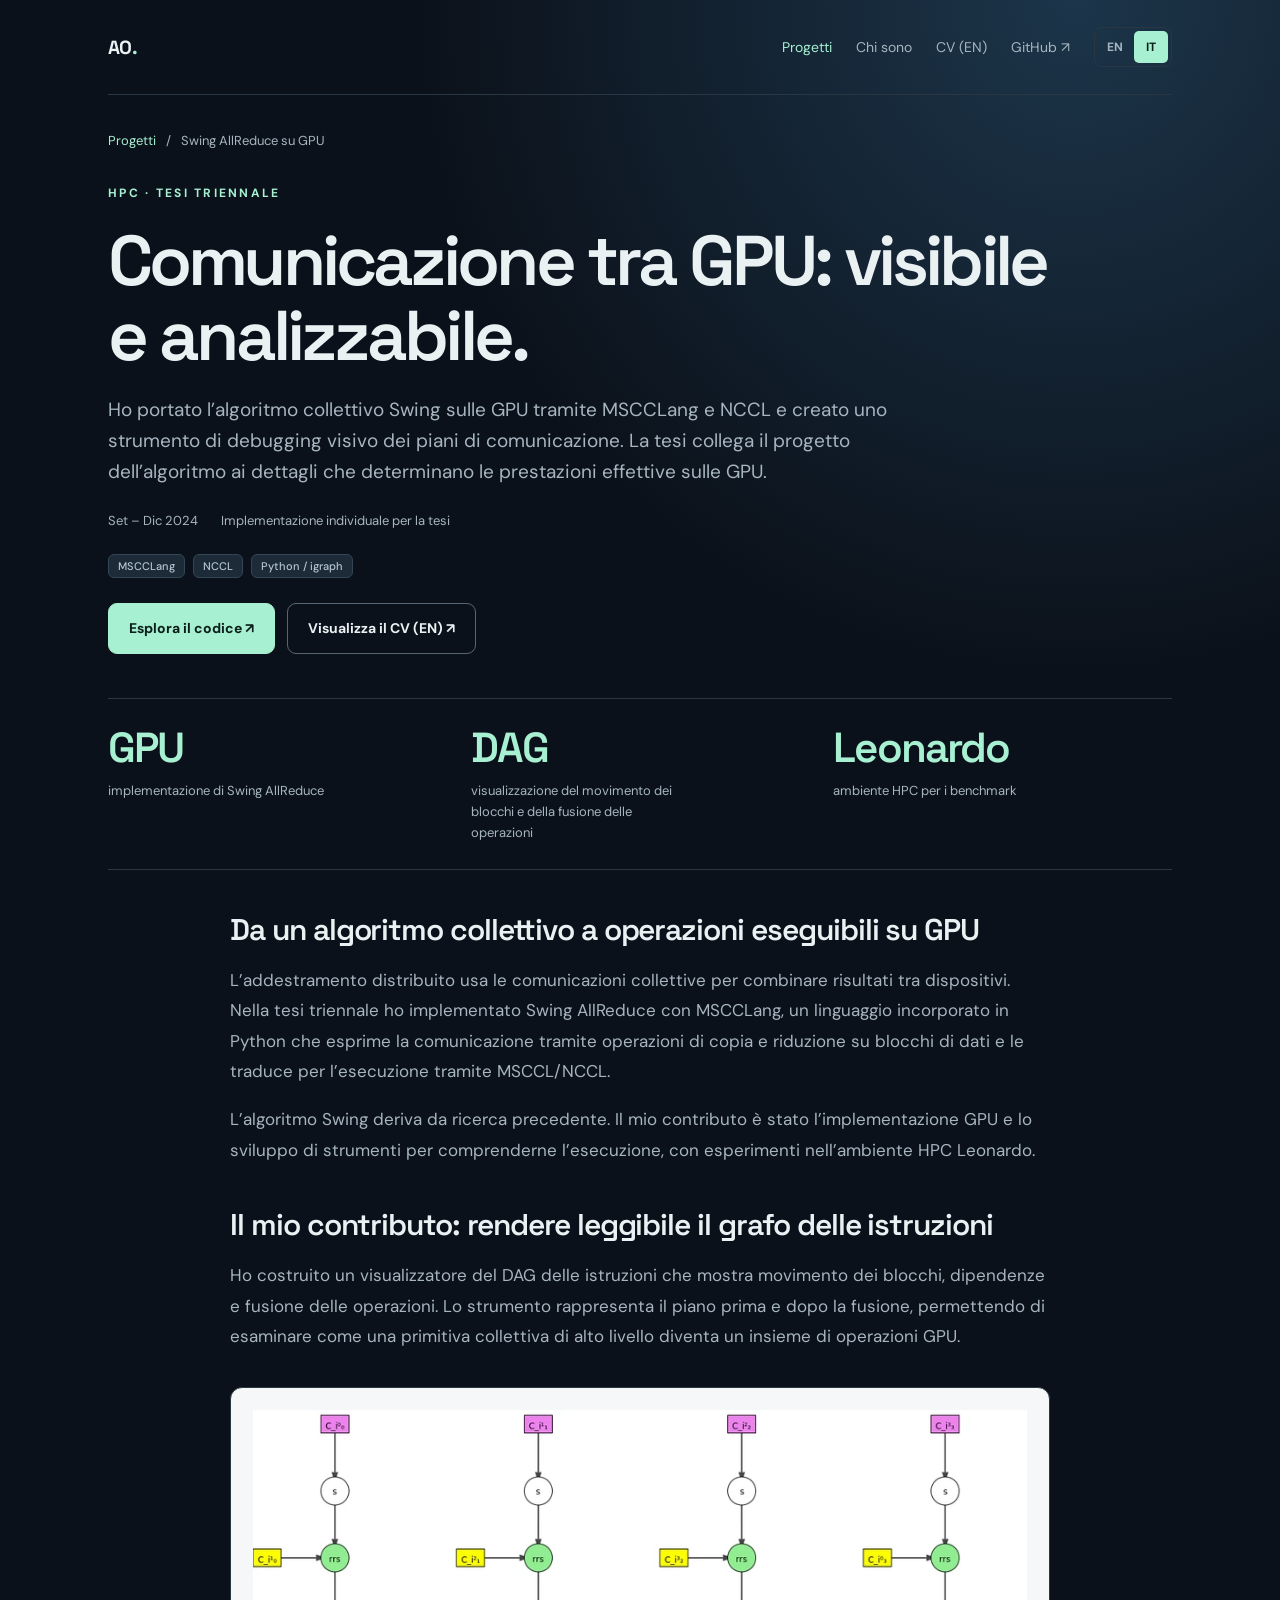
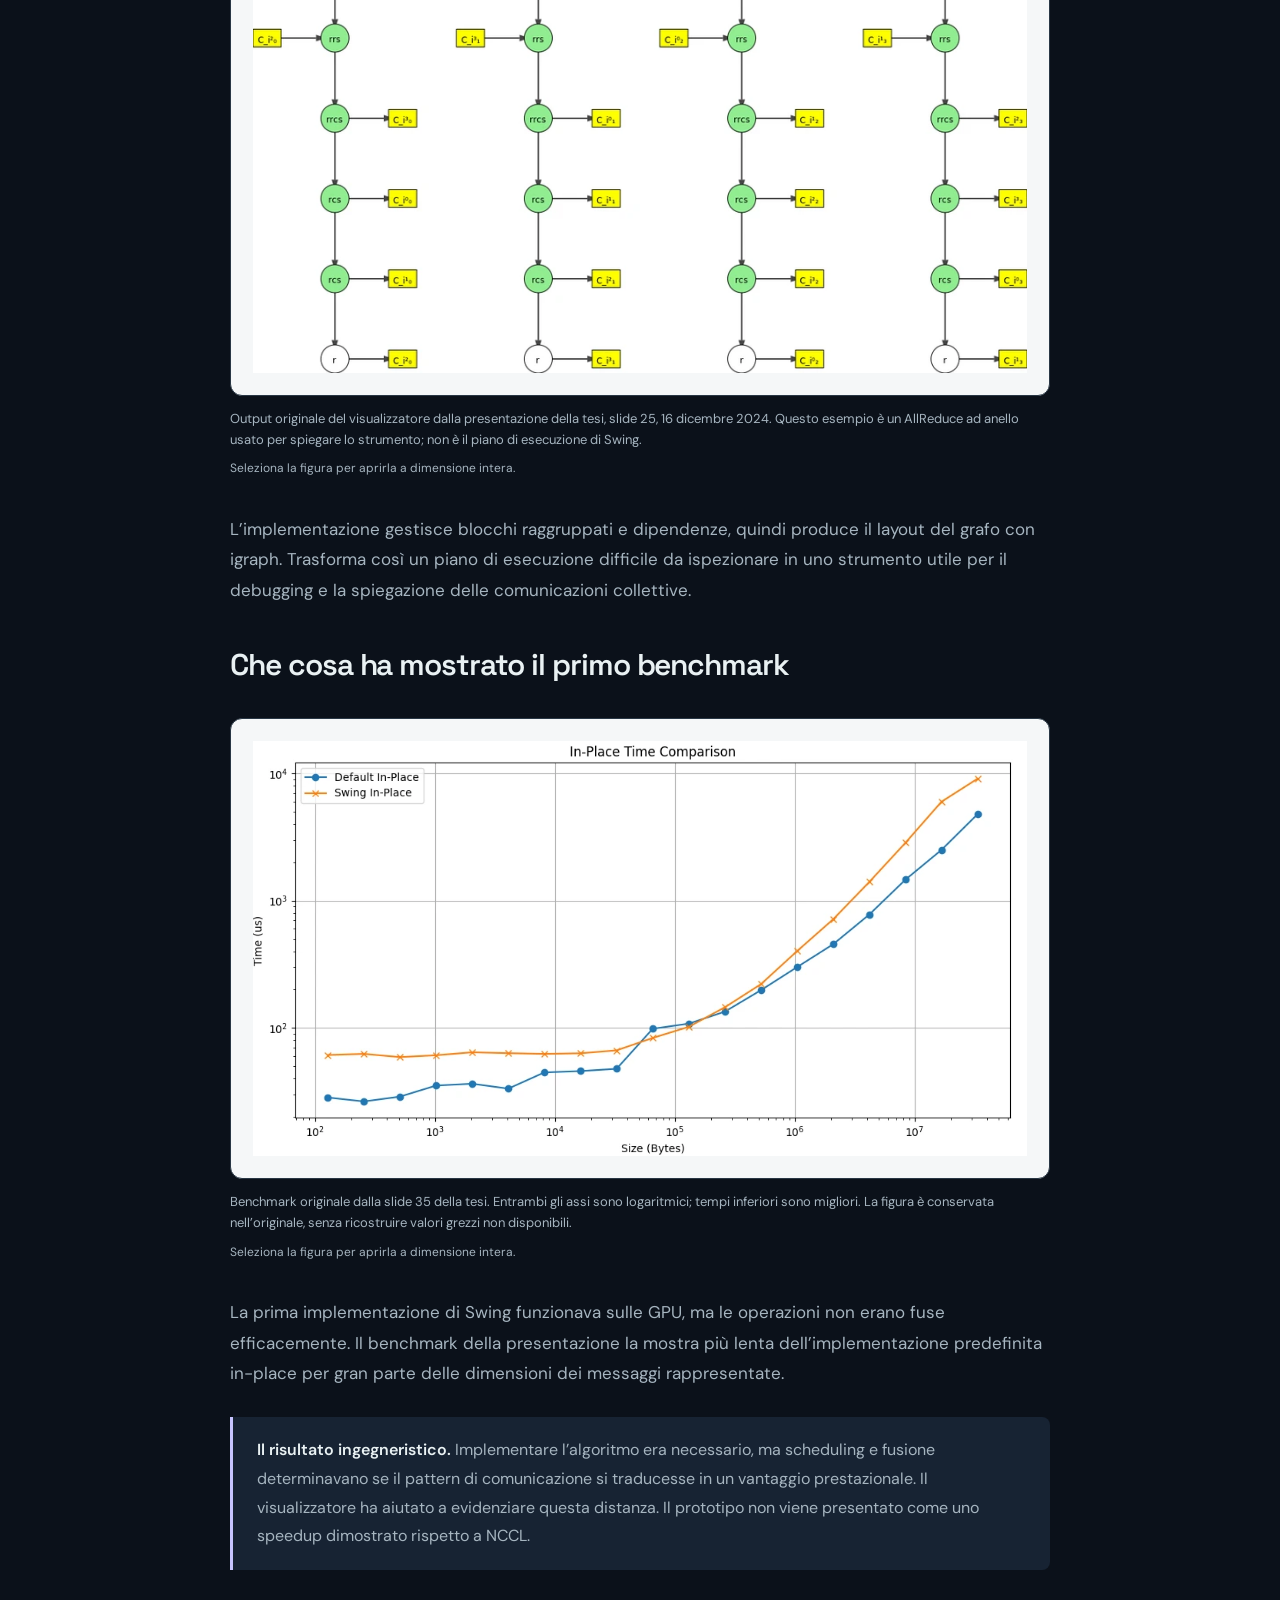
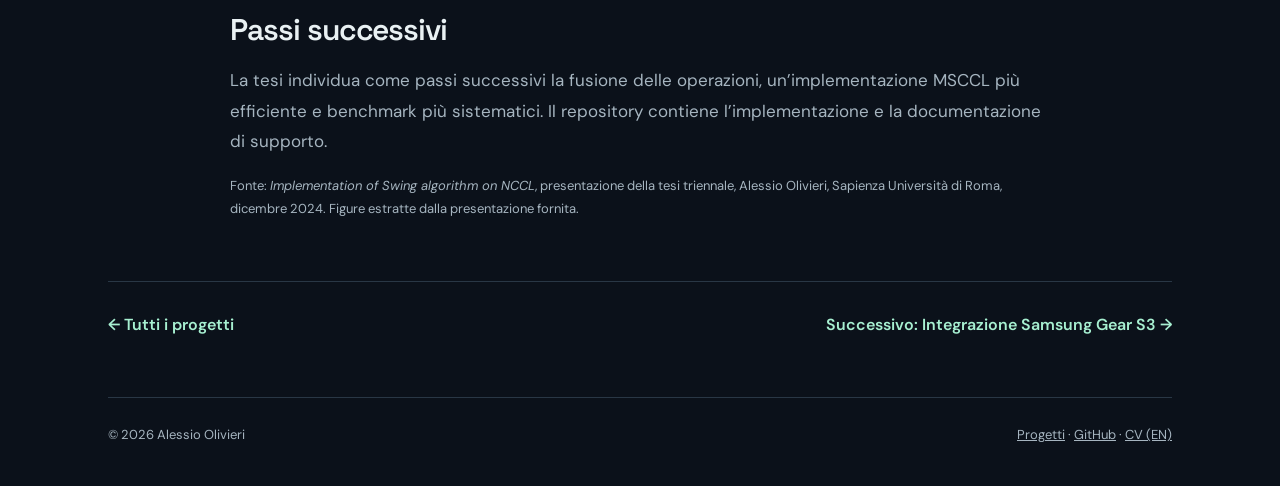
<file: it/projects/swing-allreduce.html>
<!doctype html>
<html lang="it">
<head><meta charset="utf-8"><meta name="viewport" content="width=device-width,initial-scale=1"><meta name="theme-color" content="#0b111a"><title>Swing AllReduce su GPU — Alessio Olivieri</title><meta name="description" content="Ho portato l’algoritmo collettivo Swing sulle GPU tramite MSCCLang e NCCL e creato uno strumento di debugging visivo dei piani di comunicazione. La tesi collega il progetto dell’algoritmo ai dettagli che determinano le prestazioni effettive sulle GPU.">
<link rel="canonical" href="https://alessio-olivieri.github.io/it/projects/swing-allreduce.html"><meta property="og:type" content="website"><meta property="og:title" content="Swing AllReduce su GPU — Alessio Olivieri"><meta property="og:description" content="Ho portato l’algoritmo collettivo Swing sulle GPU tramite MSCCLang e NCCL e creato uno strumento di debugging visivo dei piani di comunicazione. La tesi collega il progetto dell’algoritmo ai dettagli che determinano le prestazioni effettive sulle GPU."><meta property="og:url" content="https://alessio-olivieri.github.io/it/projects/swing-allreduce.html"><meta property="og:image" content="https://alessio-olivieri.github.io/assets/projects/social-preview.png"><meta name="twitter:card" content="summary_large_image">
<link rel="preconnect" href="https://fonts.googleapis.com">
<link rel="preconnect" href="https://fonts.gstatic.com" crossorigin>
<link href="https://fonts.googleapis.com/css2?family=DM+Sans:wght@400;500;600;700&amp;family=Space+Grotesk:wght@400;500;600;700&amp;display=swap" rel="stylesheet">
<link rel="stylesheet" href="/assets/site.css">
<link rel="stylesheet" href="/assets/showcase.css"><link rel="alternate" hreflang="en" href="https://alessio-olivieri.github.io/projects/swing-allreduce.html">
<link rel="alternate" hreflang="it" href="https://alessio-olivieri.github.io/it/projects/swing-allreduce.html">
<link rel="alternate" hreflang="x-default" href="https://alessio-olivieri.github.io/projects/swing-allreduce.html">
</head>
<body><a class="skip-link" href="#main">Vai al contenuto</a>
<div class="wrap">
<header class="nav"><a class="logo" href="/it/index.html" aria-label="Pagina iniziale di Alessio Olivieri">AO<span>.</span></a>
<nav class="navlinks" aria-label="Navigazione principale"><a href="/it/projects.html" aria-current="page">Progetti</a><a class="about-nav" href="/it/index.html#about">Chi sono</a><a href="/cv.pdf">CV (EN)</a><a class="github-nav" href="https://github.com/Alessio-Olivieri" target="_blank" rel="noopener">GitHub ↗</a><span class="language-switch" role="group" aria-label="Lingua"><a href="/projects/swing-allreduce.html" lang="en" hreflang="en" aria-label="English" title="English">EN</a><a href="/it/projects/swing-allreduce.html" lang="it" hreflang="it" aria-label="Italiano" title="Italiano" aria-current="true">IT</a></span></nav>
</header>
<main id="main">
<nav class="breadcrumbs" aria-label="Percorso di navigazione"><a href="/it/projects.html">Progetti</a><span aria-hidden="true">/</span><span>Swing AllReduce su GPU</span></nav>
<section class="page-hero case-hero"><span class="eyebrow">HPC · TESI TRIENNALE</span>
<h1>Comunicazione tra GPU: visibile e analizzabile.</h1>
<p class="lead">Ho portato l’algoritmo collettivo Swing sulle GPU tramite MSCCLang e NCCL e creato uno strumento di debugging visivo dei piani di comunicazione. La tesi collega il progetto dell’algoritmo ai dettagli che determinano le prestazioni effettive sulle GPU.</p>
<div class="case-meta"><time datetime="2024-12">Set – Dic 2024</time><span>Implementazione individuale per la tesi</span></div>
<div class="chips"><span class="chip">MSCCLang</span><span class="chip">NCCL</span><span class="chip">Python / igraph</span></div>
<div class="actions"><a class="button" href="https://github.com/Alessio-Olivieri/msccl-tools">Esplora il codice ↗</a><a class="button ghost" href="/cv.pdf">Visualizza il CV (EN) ↗</a></div>
</section>
<div class="metric-strip" aria-label="Risultati principali del progetto">
<div><strong>GPU</strong><span>implementazione di Swing AllReduce</span></div>
<div><strong>DAG</strong><span>visualizzazione del movimento dei blocchi e della fusione delle operazioni</span></div>
<div><strong>Leonardo</strong><span>ambiente HPC per i benchmark</span></div>
</div>
<article class="story" aria-label="Approfondimento del progetto">
<h2>Da un algoritmo collettivo a operazioni eseguibili su GPU</h2>
<p>L’addestramento distribuito usa le comunicazioni collettive per combinare risultati tra dispositivi. Nella tesi triennale ho implementato Swing AllReduce con MSCCLang, un linguaggio incorporato in Python che esprime la comunicazione tramite operazioni di copia e riduzione su blocchi di dati e le traduce per l’esecuzione tramite MSCCL/NCCL.</p>
<p>L’algoritmo Swing deriva da ricerca precedente. Il mio contributo è stato l’implementazione GPU e lo sviluppo di strumenti per comprenderne l’esecuzione, con esperimenti nell’ambiente HPC Leonardo.</p>
<h2>Il mio contributo: rendere leggibile il grafo delle istruzioni</h2>
<p>Ho costruito un visualizzatore del DAG delle istruzioni che mostra movimento dei blocchi, dipendenze e fusione delle operazioni. Lo strumento rappresenta il piano prima e dopo la fusione, permettendo di esaminare come una primitiva collettiva di alto livello diventa un insieme di operazioni GPU.</p>
<figure class="figure paper "><a class="figure-image" href="/assets/projects/swing-instruction-dag.webp" target="_blank" rel="noopener" aria-label="Apri la figura a dimensione intera: Diagramma originale della tesi: DAG delle istruzioni di un AllReduce ad anello, con blocchi di dati e operazioni di comunicazione fuse tra quattro rank GPU."><img src="/assets/projects/swing-instruction-dag.webp" width="880" height="640" alt="Diagramma originale della tesi: DAG delle istruzioni di un AllReduce ad anello, con blocchi di dati e operazioni di comunicazione fuse tra quattro rank GPU." loading="lazy" decoding="async"></a>
<figcaption>Output originale del visualizzatore dalla presentazione della tesi, slide 25, 16 dicembre 2024. Questo esempio è un AllReduce ad anello usato per spiegare lo strumento; non è il piano di esecuzione di Swing.<span class="zoom-hint">Seleziona la figura per aprirla a dimensione intera.</span></figcaption>
</figure>
<p>L’implementazione gestisce blocchi raggruppati e dipendenze, quindi produce il layout del grafo con igraph. Trasforma così un piano di esecuzione difficile da ispezionare in uno strumento utile per il debugging e la spiegazione delle comunicazioni collettive.</p>
<h2>Che cosa ha mostrato il primo benchmark</h2>
<figure class="figure paper "><a class="figure-image" href="/assets/projects/swing-original-benchmark.webp" target="_blank" rel="noopener" aria-label="Apri la figura a dimensione intera: Grafico originale in scala logaritmica che confronta i tempi in microsecondi di default in-place e Swing in-place al variare della dimensione dei messaggi. Swing è più lento per gran parte dell’intervallo rappresentato."><img src="/assets/projects/swing-original-benchmark.webp" width="1007" height="540" alt="Grafico originale in scala logaritmica che confronta i tempi in microsecondi di default in-place e Swing in-place al variare della dimensione dei messaggi. Swing è più lento per gran parte dell’intervallo rappresentato." loading="lazy" decoding="async"></a>
<figcaption>Benchmark originale dalla slide 35 della tesi. Entrambi gli assi sono logaritmici; tempi inferiori sono migliori. La figura è conservata nell’originale, senza ricostruire valori grezzi non disponibili.<span class="zoom-hint">Seleziona la figura per aprirla a dimensione intera.</span></figcaption>
</figure>
<p>La prima implementazione di Swing funzionava sulle GPU, ma le operazioni non erano fuse efficacemente. Il benchmark della presentazione la mostra più lenta dell’implementazione predefinita in-place per gran parte delle dimensioni dei messaggi rappresentate.</p>
<div class="callout">
<p><strong>Il risultato ingegneristico.</strong> Implementare l’algoritmo era necessario, ma scheduling e fusione determinavano se il pattern di comunicazione si traducesse in un vantaggio prestazionale. Il visualizzatore ha aiutato a evidenziare questa distanza. Il prototipo non viene presentato come uno speedup dimostrato rispetto a NCCL.</p>
</div>
<h2>Passi successivi</h2>
<p>La tesi individua come passi successivi la fusione delle operazioni, un’implementazione MSCCL più efficiente e benchmark più sistematici. Il repository contiene l’implementazione e la documentazione di supporto.</p>
<p class="source-note">Fonte: <em>Implementation of Swing algorithm on NCCL</em>, presentazione della tesi triennale, Alessio Olivieri, Sapienza Università di Roma, dicembre 2024. Figure estratte dalla presentazione fornita.</p>
</article>
<nav class="case-end" aria-label="Altri progetti"><a href="/it/projects.html">← Tutti i progetti</a><a href="/it/projects/gear-s3.html">Successivo: Integrazione Samsung Gear S3 →</a></nav>
</main>
<footer><span>© 2026 Alessio Olivieri</span><span><a href="/it/projects.html">Progetti</a> · <a href="https://github.com/Alessio-Olivieri">GitHub</a> · <a href="/cv.pdf">CV (EN)</a></span></footer>
</div>
</body>
</html>
</file>
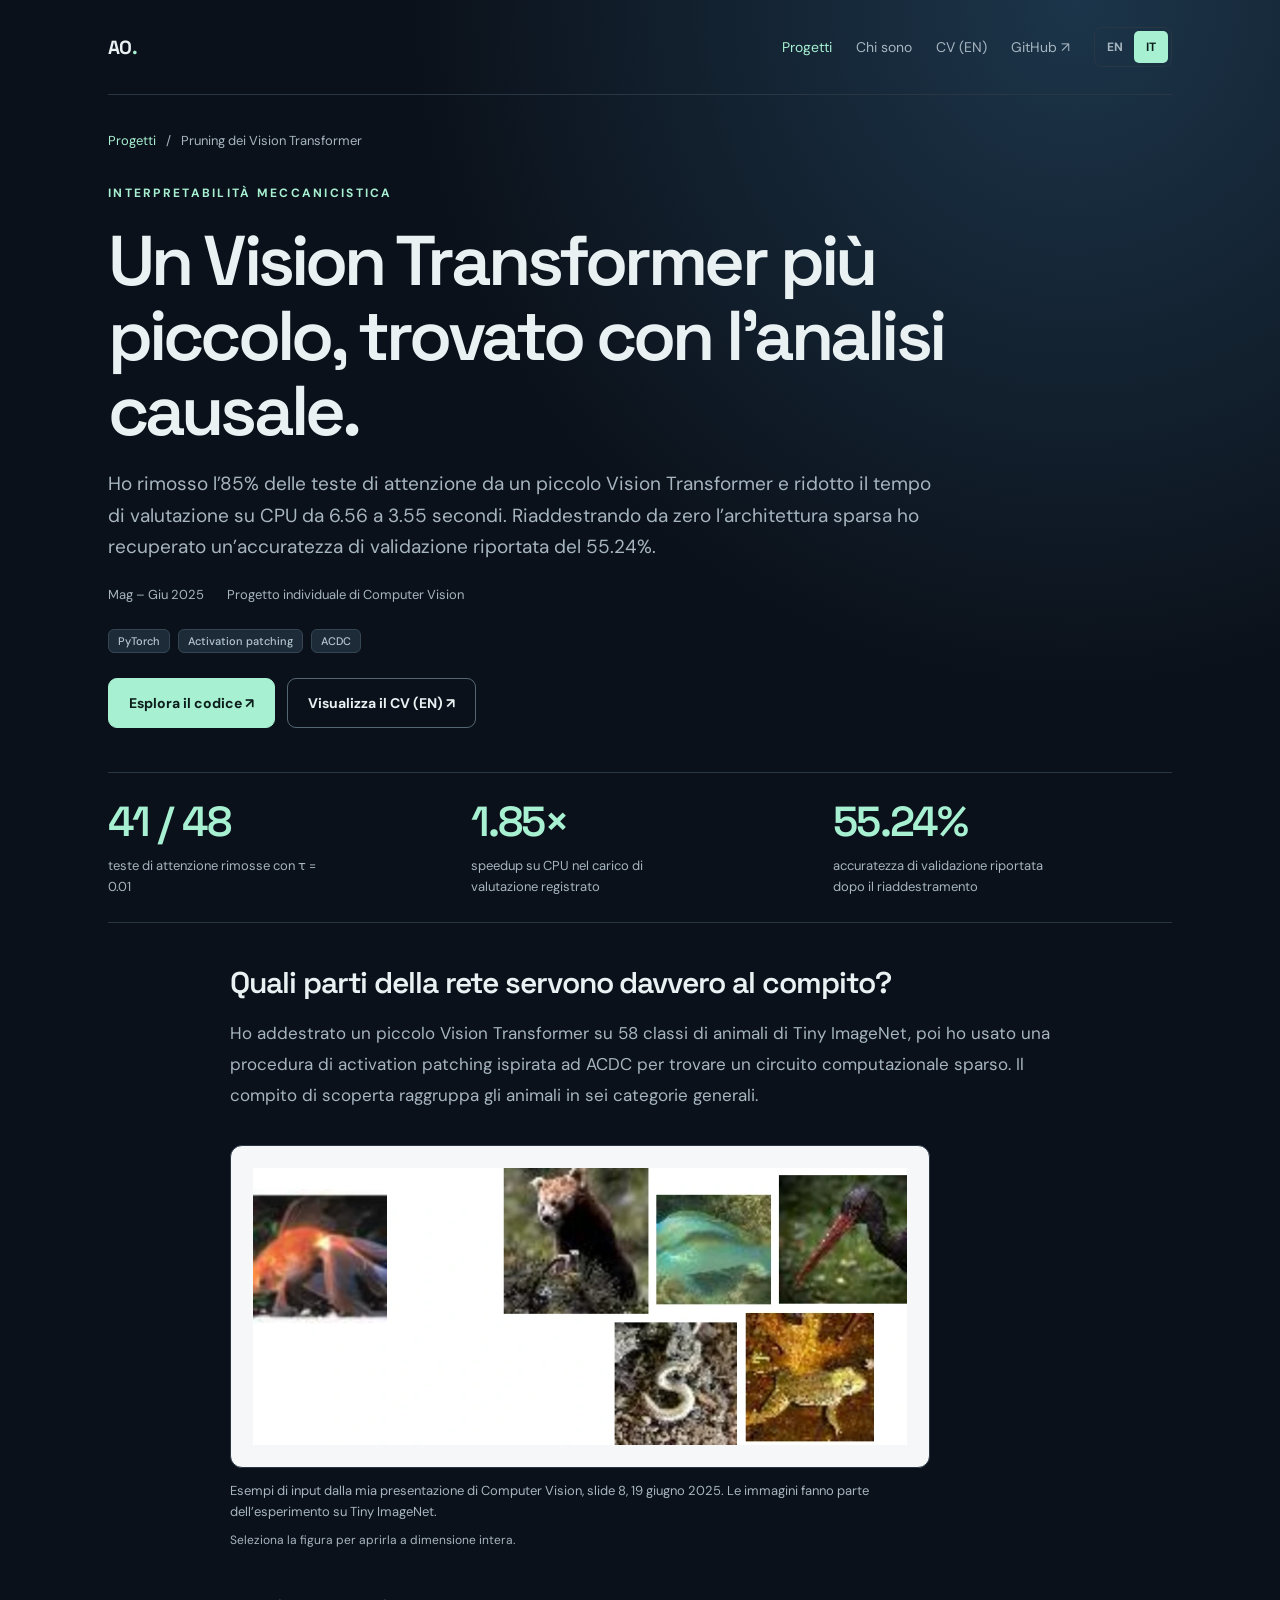
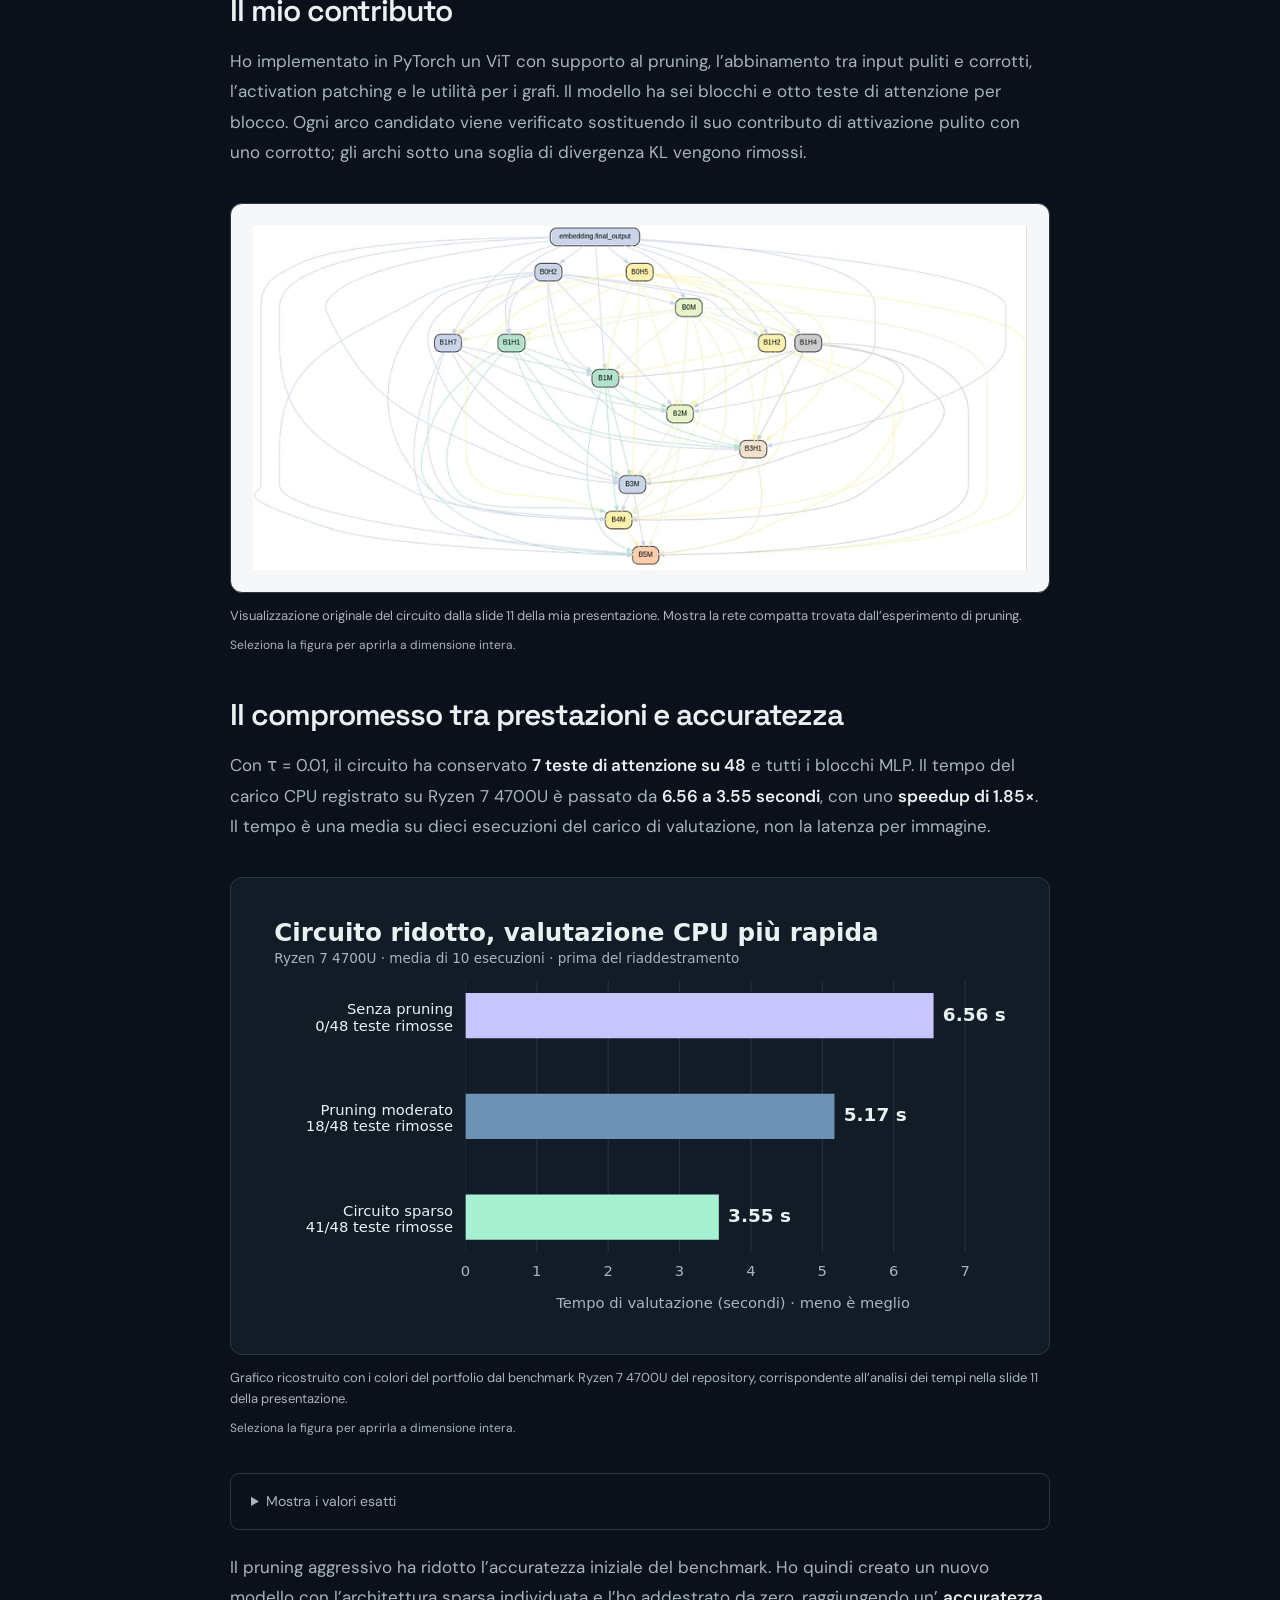
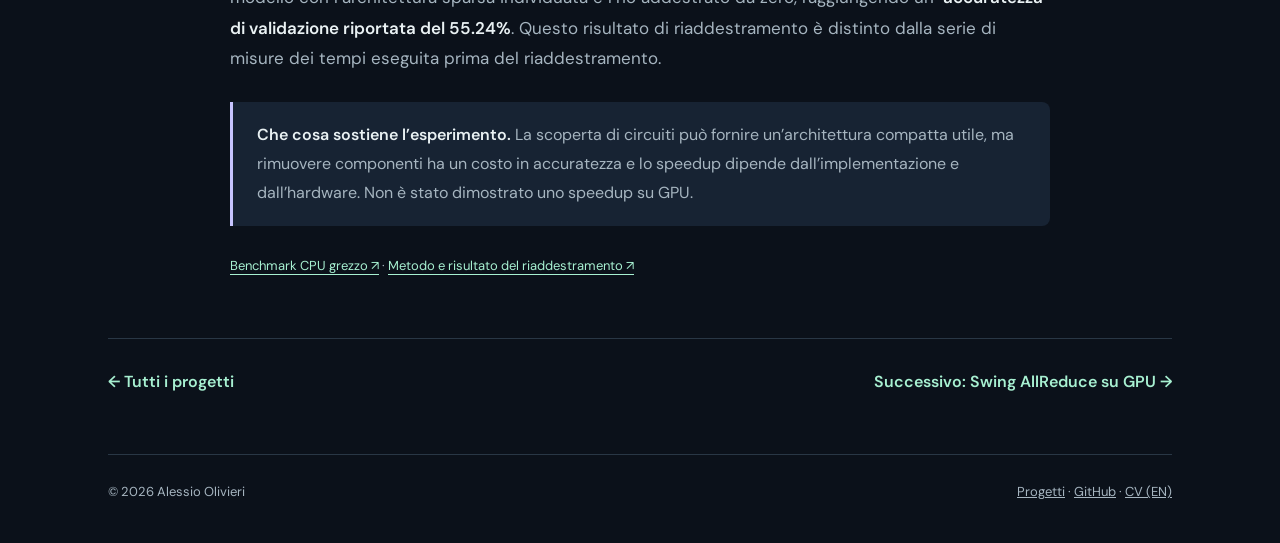
<file: it/projects/vision-transformer.html>
<!doctype html>
<html lang="it">
<head><meta charset="utf-8"><meta name="viewport" content="width=device-width,initial-scale=1"><meta name="theme-color" content="#0b111a"><title>Pruning dei Vision Transformer — Alessio Olivieri</title><meta name="description" content="Ho rimosso l’85% delle teste di attenzione da un piccolo Vision Transformer e ridotto il tempo di valutazione su CPU da 6.56 a 3.55 secondi. Riaddestrando da zero l’architettura sparsa ho recuperato un’accuratezza di validazione riportata del 55.24%.">
<link rel="canonical" href="https://alessio-olivieri.github.io/it/projects/vision-transformer.html"><meta property="og:type" content="website"><meta property="og:title" content="Pruning dei Vision Transformer — Alessio Olivieri"><meta property="og:description" content="Ho rimosso l’85% delle teste di attenzione da un piccolo Vision Transformer e ridotto il tempo di valutazione su CPU da 6.56 a 3.55 secondi. Riaddestrando da zero l’architettura sparsa ho recuperato un’accuratezza di validazione riportata del 55.24%."><meta property="og:url" content="https://alessio-olivieri.github.io/it/projects/vision-transformer.html"><meta property="og:image" content="https://alessio-olivieri.github.io/assets/projects/social-preview.png"><meta name="twitter:card" content="summary_large_image">
<link rel="preconnect" href="https://fonts.googleapis.com">
<link rel="preconnect" href="https://fonts.gstatic.com" crossorigin>
<link href="https://fonts.googleapis.com/css2?family=DM+Sans:wght@400;500;600;700&amp;family=Space+Grotesk:wght@400;500;600;700&amp;display=swap" rel="stylesheet">
<link rel="stylesheet" href="/assets/site.css">
<link rel="stylesheet" href="/assets/showcase.css"><link rel="alternate" hreflang="en" href="https://alessio-olivieri.github.io/projects/vision-transformer.html">
<link rel="alternate" hreflang="it" href="https://alessio-olivieri.github.io/it/projects/vision-transformer.html">
<link rel="alternate" hreflang="x-default" href="https://alessio-olivieri.github.io/projects/vision-transformer.html">
</head>
<body><a class="skip-link" href="#main">Vai al contenuto</a>
<div class="wrap">
<header class="nav"><a class="logo" href="/it/index.html" aria-label="Pagina iniziale di Alessio Olivieri">AO<span>.</span></a>
<nav class="navlinks" aria-label="Navigazione principale"><a href="/it/projects.html" aria-current="page">Progetti</a><a class="about-nav" href="/it/index.html#about">Chi sono</a><a href="/cv.pdf">CV (EN)</a><a class="github-nav" href="https://github.com/Alessio-Olivieri" target="_blank" rel="noopener">GitHub ↗</a><span class="language-switch" role="group" aria-label="Lingua"><a href="/projects/vision-transformer.html" lang="en" hreflang="en" aria-label="English" title="English">EN</a><a href="/it/projects/vision-transformer.html" lang="it" hreflang="it" aria-label="Italiano" title="Italiano" aria-current="true">IT</a></span></nav>
</header>
<main id="main">
<nav class="breadcrumbs" aria-label="Percorso di navigazione"><a href="/it/projects.html">Progetti</a><span aria-hidden="true">/</span><span>Pruning dei Vision Transformer</span></nav>
<section class="page-hero case-hero"><span class="eyebrow">INTERPRETABILITÀ MECCANICISTICA</span>
<h1>Un Vision Transformer più piccolo, trovato con l’analisi causale.</h1>
<p class="lead">Ho rimosso l’85% delle teste di attenzione da un piccolo Vision Transformer e ridotto il tempo di valutazione su CPU da 6.56 a 3.55 secondi. Riaddestrando da zero l’architettura sparsa ho recuperato un’accuratezza di validazione riportata del 55.24%.</p>
<div class="case-meta"><time datetime="2025-06">Mag – Giu 2025</time><span>Progetto individuale di Computer Vision</span></div>
<div class="chips"><span class="chip">PyTorch</span><span class="chip">Activation patching</span><span class="chip">ACDC</span></div>
<div class="actions"><a class="button" href="https://github.com/Alessio-Olivieri/automatic-circuit-discovery-for-vision-transformer">Esplora il codice ↗</a><a class="button ghost" href="/cv.pdf">Visualizza il CV (EN) ↗</a></div>
</section>
<div class="metric-strip" aria-label="Risultati principali del progetto">
<div><strong>41 / 48</strong><span>teste di attenzione rimosse con τ = 0.01</span></div>
<div><strong>1.85×</strong><span>speedup su CPU nel carico di valutazione registrato</span></div>
<div><strong>55.24%</strong><span>accuratezza di validazione riportata dopo il riaddestramento</span></div>
</div>
<article class="story" aria-label="Approfondimento del progetto">
<h2>Quali parti della rete servono davvero al compito?</h2>
<p>Ho addestrato un piccolo Vision Transformer su 58 classi di animali di Tiny ImageNet, poi ho usato una procedura di activation patching ispirata ad ACDC per trovare un circuito computazionale sparso. Il compito di scoperta raggruppa gli animali in sei categorie generali.</p>
<figure class="figure paper dataset"><a class="figure-image" href="/assets/projects/vit-dataset.webp" target="_blank" rel="noopener" aria-label="Apri la figura a dimensione intera: Immagini della presentazione originale che illustrano esempi di input puliti e corrotti."><img src="/assets/projects/vit-dataset.webp" width="908" height="384" alt="Immagini della presentazione originale che illustrano esempi di input puliti e corrotti." loading="lazy" decoding="async"></a>
<figcaption>Esempi di input dalla mia presentazione di Computer Vision, slide 8, 19 giugno 2025. Le immagini fanno parte dell’esperimento su Tiny ImageNet.<span class="zoom-hint">Seleziona la figura per aprirla a dimensione intera.</span></figcaption>
</figure>
<h2>Il mio contributo</h2>
<p>Ho implementato in PyTorch un ViT con supporto al pruning, l’abbinamento tra input puliti e corrotti, l’activation patching e le utilità per i grafi. Il modello ha sei blocchi e otto teste di attenzione per blocco. Ogni arco candidato viene verificato sostituendo il suo contributo di attivazione pulito con uno corrotto; gli archi sotto una soglia di divergenza KL vengono rimossi.</p>
<figure class="figure paper "><a class="figure-image" href="/assets/projects/vit-circuit.webp" target="_blank" rel="noopener" aria-label="Apri la figura a dimensione intera: Circuito sparso di un Vision Transformer con sette nodi di teste di attenzione e sei nodi MLP collegati all’output."><img src="/assets/projects/vit-circuit.webp" width="940" height="418" alt="Circuito sparso di un Vision Transformer con sette nodi di teste di attenzione e sei nodi MLP collegati all’output." loading="lazy" decoding="async"></a>
<figcaption>Visualizzazione originale del circuito dalla slide 11 della mia presentazione. Mostra la rete compatta trovata dall’esperimento di pruning.<span class="zoom-hint">Seleziona la figura per aprirla a dimensione intera.</span></figcaption>
</figure>
<h2>Il compromesso tra prestazioni e accuratezza</h2>
<p>Con τ = 0.01, il circuito ha conservato <strong>7 teste di attenzione su 48</strong> e tutti i blocchi MLP. Il tempo del carico CPU registrato su Ryzen 7 4700U è passato da <strong>6.56 a 3.55 secondi</strong>, con uno <strong>speedup di 1.85×</strong>. Il tempo è una media su dieci esecuzioni del carico di valutazione, non la latenza per immagine.</p>
<figure class="figure  "><a class="figure-image" href="/assets/projects/vit-timing.it.svg" target="_blank" rel="noopener" aria-label="Apri la figura a dimensione intera: Il tempo di valutazione su CPU passa da 6.56 secondi senza pruning a 5.17 secondi con 18 teste rimosse e 3.55 secondi con 41 teste rimosse."><img src="/assets/projects/vit-timing.it.svg" width="630" height="351" alt="Il tempo di valutazione su CPU passa da 6.56 secondi senza pruning a 5.17 secondi con 18 teste rimosse e 3.55 secondi con 41 teste rimosse." loading="lazy" decoding="async"></a>
<figcaption>Grafico ricostruito con i colori del portfolio dal benchmark Ryzen 7 4700U del repository, corrispondente all’analisi dei tempi nella slide 11 della presentazione.<span class="zoom-hint">Seleziona la figura per aprirla a dimensione intera.</span></figcaption>
</figure>
<details class="data-details">
<summary>Mostra i valori esatti</summary>
<div class="table-scroll">
<table>
<thead>
<tr><th scope="col">Configurazione</th><th scope="col">Teste rimosse</th><th scope="col">Tempo del carico</th><th scope="col">Accuratezza prima del riaddestramento</th></tr>
</thead>
<tbody>
<tr><td>Senza pruning · τ = 0.0001</td><td>0 / 48</td><td>6.56 s</td><td>60.07%</td></tr>
<tr><td>Moderato · τ = 0.003</td><td>18 / 48</td><td>5.17 s</td><td>56.10%</td></tr>
<tr><td>Sparso · τ = 0.01</td><td>41 / 48</td><td>3.55 s</td><td>31.83%</td></tr>
</tbody>
</table>
</div>
</details>
<p>Il pruning aggressivo ha ridotto l’accuratezza iniziale del benchmark. Ho quindi creato un nuovo modello con l’architettura sparsa individuata e l’ho addestrato da zero, raggiungendo un’ <strong>accuratezza di validazione riportata del 55.24%</strong>. Questo risultato di riaddestramento è distinto dalla serie di misure dei tempi eseguita prima del riaddestramento.</p>
<div class="callout">
<p><strong>Che cosa sostiene l’esperimento.</strong> La scoperta di circuiti può fornire un’architettura compatta utile, ma rimuovere componenti ha un costo in accuratezza e lo speedup dipende dall’implementazione e dall’hardware. Non è stato dimostrato uno speedup su GPU.</p>
</div>
<p class="source-note"><a href="https://github.com/Alessio-Olivieri/automatic-circuit-discovery-for-vision-transformer/blob/main/data/benchmark%20ryzen74700u.txt">Benchmark CPU grezzo ↗</a> · <a href="https://github.com/Alessio-Olivieri/automatic-circuit-discovery-for-vision-transformer/blob/main/readme.md">Metodo e risultato del riaddestramento ↗</a></p>
</article>
<nav class="case-end" aria-label="Altri progetti"><a href="/it/projects.html">← Tutti i progetti</a><a href="/it/projects/swing-allreduce.html">Successivo: Swing AllReduce su GPU →</a></nav>
</main>
<footer><span>© 2026 Alessio Olivieri</span><span><a href="/it/projects.html">Progetti</a> · <a href="https://github.com/Alessio-Olivieri">GitHub</a> · <a href="/cv.pdf">CV (EN)</a></span></footer>
</div>
</body>
</html>
</file>
<file: assets/site.css>
:root{color-scheme:dark;--bg:#0b111a;--text:#e9f1f3;--muted:#a6b5c0;--line:#293745;--accent:#a7f0d1;--accent2:#c7c4ff;--panel:#111c27}*{box-sizing:border-box}html{scroll-behavior:smooth}body{margin:0;background:radial-gradient(ellipse 65% 23% at 84% 0%,#1c354a 0%,transparent 80%),var(--bg);color:var(--text);font:16px/1.6 'DM Sans',system-ui,sans-serif}a{color:inherit;text-decoration:none}a:hover{color:var(--accent)}.wrap{max-width:1120px;margin:auto;padding:0 28px}.nav{display:flex;align-items:center;justify-content:space-between;gap:20px;padding:27px 0;border-bottom:1px solid var(--line)}.logo{font:700 19px 'Space Grotesk',sans-serif;letter-spacing:-.03em}.logo span{color:var(--accent)}.navlinks{display:flex;gap:24px;font-size:14px;color:var(--muted);align-items:center}.button{background:var(--accent);color:#0b1e1b!important;display:inline-flex;gap:10px;align-items:center;justify-content:center;padding:13px 20px;border:1px solid var(--accent);border-radius:9px;font-weight:700;font-size:14px;transition:transform .2s}.button:hover{transform:translateY(-2px)}.button.ghost{background:transparent;color:var(--text)!important;border-color:#556775}.button.ghost:hover{border-color:var(--accent)}.hero{padding:103px 0 91px;display:grid;grid-template-columns:minmax(0,1.4fr) minmax(240px,.7fr);gap:70px;align-items:center}.eyebrow{font-size:12px;text-transform:uppercase;letter-spacing:.19em;color:var(--accent);font-weight:700}.hero h1{font:700 clamp(3.15rem,7.5vw,6.1rem)/1.02 'Space Grotesk',sans-serif;letter-spacing:-.065em;margin:22px 0}.hero h1 em{font-style:normal;color:var(--accent)}.hero p{font-size:18px;max-width:625px;color:var(--muted)}.actions{display:flex;flex-wrap:wrap;gap:12px;margin-top:30px}.orb{position:relative;border:1px solid #385364;border-radius:24px;min-height:315px;background:linear-gradient(145deg,#172d3b,#141b29 60%,#252b40);overflow:hidden;display:flex;align-items:center;justify-content:center}.orb:before,.orb:after{content:"";position:absolute;width:260px;height:260px;border:1px solid #6288a166;border-radius:50%}.orb:after{width:190px;height:190px;transform:rotateX(65deg) rotate(25deg);border-color:#a7f0d199}.orb strong{font:700 84px/1 'Space Grotesk',sans-serif;letter-spacing:-.1em;color:#c5eddd;text-shadow:0 12px 45px #90f0c14d;z-index:1}.tag{position:absolute;bottom:22px;left:22px;font:500 12px monospace;color:#b1c5ce;letter-spacing:.05em}.section{padding:54px 0 30px;scroll-margin-top:20px}.section-head{display:flex;justify-content:space-between;align-items:end;gap:20px;margin-bottom:28px}.kicker{font:600 12px 'Space Grotesk';color:var(--accent);text-transform:uppercase;letter-spacing:.17em}.section h2{font:600 clamp(30px,4vw,46px)/1.1 'Space Grotesk';letter-spacing:-.045em;margin:10px 0}.muted{color:var(--muted)}.projects{display:grid;grid-template-columns:repeat(2,minmax(0,1fr));gap:18px}.project{border:1px solid var(--line);background:linear-gradient(145deg,#15232f,#101922);border-radius:15px;padding:28px;display:flex;flex-direction:column;gap:13px;min-height:260px;transition:border .2s,transform .2s}.project:hover{border-color:#729d9a;transform:translateY(-3px)}.project.wide{grid-column:span 2;min-height:220px}.project-head{display:flex;align-items:center;justify-content:space-between;gap:12px}.number{color:var(--accent2);font:600 12px 'Space Grotesk'}.status{font-size:11px;letter-spacing:.06em;color:#b5cabf;border:1px solid #3b6053;padding:4px 9px;border-radius:99px}.project h3{font:600 25px/1.18 'Space Grotesk';letter-spacing:-.035em;margin:0}.project p{margin:0;color:var(--muted);font-size:14px;flex:1}.project .links{display:flex;flex-wrap:wrap;gap:17px;font-size:13px;font-weight:700;color:var(--accent)}.chips{display:flex;flex-wrap:wrap;gap:8px}.chip{color:#b5c6d0;border:1px solid #344554;background:#1c2b37;border-radius:6px;padding:4px 9px;font:500 11px 'DM Sans'}.facts{display:grid;grid-template-columns:repeat(3,minmax(0,1fr));gap:15px;margin:14px 0 35px}.fact{border-top:1px solid var(--line);padding-top:16px}.fact strong{font:600 30px 'Space Grotesk';display:block;letter-spacing:-.05em}.fact span{color:var(--muted);font-size:13px}.about{display:grid;grid-template-columns:1.15fr 1fr;gap:70px;border-top:1px solid var(--line);padding-top:40px}.about p{color:var(--muted)}.timeline{border-left:1px solid #45616b;padding-left:22px;margin:21px 0}.timeline strong{display:block}.timeline small{color:var(--muted)}.contact{margin:65px 0 25px;border:1px solid #466259;border-radius:18px;background:linear-gradient(130deg,#1c3938,#14222c 65%);padding:38px}.contact h2{margin-top:8px}.contact p{color:#bdd1d3;max-width:650px}footer{display:flex;justify-content:space-between;gap:16px;padding:27px 0 40px;color:var(--muted);font-size:13px;border-top:1px solid var(--line)}footer a{text-decoration:underline}@media(max-width:780px){.hero,.about{grid-template-columns:1fr;gap:30px}.hero{padding:70px 0 45px}.orb{min-height:180px}.projects{grid-template-columns:1fr}.project.wide{grid-column:auto}.facts{grid-template-columns:repeat(2,1fr)}.navlinks a:nth-child(1),.navlinks a:nth-child(2){display:none}.section-head{display:block}}@media(max-width:420px){.wrap{padding:0 17px}.hero h1{font-size:3.2rem}.facts{grid-template-columns:1fr}.contact{padding:24px}.navlinks{gap:10px}}
</file>
<file: assets/showcase.css>
/* Extends the original portfolio palette, type and spacing. */
:root{--focus:#c7c4ff;--chart-bg:#111c27}
body{overflow-wrap:break-word}img,svg{max-width:100%}a:focus-visible,summary:focus-visible{outline:3px solid var(--focus);outline-offset:6px;border-radius:3px}
.skip-link{position:absolute;top:-100px;left:20px;background:var(--accent);color:var(--bg);padding:10px 16px;z-index:10}.skip-link:focus{top:15px}
.navlinks a[aria-current=page]{color:var(--accent)}.text-link{color:var(--accent);font-weight:600;text-decoration:underline;text-underline-offset:5px}.section-intro{max-width:670px;color:var(--muted)}
.page-hero{padding:76px 0 44px;max-width:870px}.page-hero h1{font:600 clamp(2.8rem,6vw,4.8rem)/1.06 'Space Grotesk',sans-serif;letter-spacing:-.055em;margin:20px 0}.page-hero .lead{font-size:20px;line-height:1.65;color:var(--muted);max-width:780px}.page-hero em{color:var(--accent);font-style:normal}
.jump-nav{display:flex;flex-wrap:wrap;gap:10px 24px;padding:19px 0;border-top:1px solid var(--line);border-bottom:1px solid var(--line);font-size:14px;color:var(--muted)}.jump-nav a:hover{color:var(--accent)}
.collection{padding-top:60px;scroll-margin-top:24px}.collection-heading{display:flex;align-items:baseline;justify-content:space-between;gap:18px;margin-bottom:24px}.collection-heading h2{font:600 32px/1.15 'Space Grotesk',sans-serif;letter-spacing:-.035em;margin:0}.collection-heading p{font-size:13px;color:var(--muted);margin:0}
.case-grid{display:grid;grid-template-columns:repeat(2,minmax(0,1fr));gap:24px}.case-card{border:1px solid var(--line);border-radius:15px;overflow:hidden;background:linear-gradient(145deg,#15232f,#101922);display:flex;flex-direction:column;transition:border-color .2s,transform .2s}.case-card:hover{border-color:#729d9a;transform:translateY(-3px)}
.card-media{display:block;background:var(--chart-bg);border-bottom:1px solid var(--line);aspect-ratio:16/8;overflow:hidden}.card-media img{display:block;width:100%;height:100%;object-fit:contain;padding:14px}.card-media.paper{background:#e7edf0}.card-media.paper img{padding:20px;object-fit:contain}.card-body{padding:26px;display:flex;flex-direction:column;gap:15px;flex:1}.card-meta{display:flex;justify-content:space-between;gap:12px;align-items:start;color:var(--muted);font-size:12px}.card-meta .category{color:var(--accent2);font-weight:600;letter-spacing:.04em}.card-meta time{white-space:nowrap}.case-card h3{font:600 27px/1.2 'Space Grotesk',sans-serif;letter-spacing:-.035em;margin:0}.case-card p{color:var(--muted);font-size:15px;margin:0}.case-card .result{color:var(--text);font-weight:500}.case-card .links{margin-top:auto;display:flex;flex-wrap:wrap;gap:20px;padding-top:6px;color:var(--accent);font-size:14px;font-weight:700}
.case-card.featured{display:grid;grid-template-columns:1fr 1fr}.case-card.featured .card-media{aspect-ratio:auto;border-bottom:0;border-right:1px solid var(--line);min-height:330px}.case-card.featured .card-media img{padding:20px}
.teaser-list{display:grid;gap:18px}.teaser{display:grid;grid-template-columns:270px 1fr;overflow:hidden;border:1px solid var(--line);border-radius:15px;background:linear-gradient(145deg,#15232f,#101922);transition:border-color .2s}.teaser:hover{border-color:#729d9a}.teaser .card-media{height:100%;aspect-ratio:auto;border-bottom:0;border-right:1px solid var(--line);min-height:200px;display:flex;align-items:center}.teaser .card-media img{height:auto;padding:14px}.teaser-content{padding:25px 30px}.teaser h3{font:600 25px/1.2 'Space Grotesk',sans-serif;margin:12px 0;letter-spacing:-.03em}.teaser p{font-size:15px;color:var(--muted);margin:0 0 16px}.teaser .text-link{font-size:14px}
.project-list{list-style:none;padding:0;margin:24px 0 0}.project-list li{display:grid;grid-template-columns:160px 1fr;gap:24px;padding:26px 0;border-top:1px solid var(--line)}.project-list time,.project-list .date{font-size:13px;color:var(--muted)}.project-list h3{font:600 21px/1.25 'Space Grotesk',sans-serif;letter-spacing:-.02em;margin:0 0 9px}.project-list p{color:var(--muted);font-size:15px;margin:0 0 12px;max-width:740px}.project-list .links{display:flex;flex-wrap:wrap;gap:18px;color:var(--accent);font-size:13px;font-weight:600}.role{color:var(--accent2);font-size:12px;display:block;margin-bottom:8px}
.more-work{margin:58px 0 68px;border-top:1px solid var(--line);padding-top:28px}.more-work summary{cursor:pointer;font:600 25px 'Space Grotesk',sans-serif;letter-spacing:-.025em}.more-work summary span{font:400 14px 'DM Sans',sans-serif;color:var(--muted);margin-left:12px}.more-work>p{color:var(--muted);font-size:14px}
.breadcrumbs{font-size:13px;color:var(--muted);padding-top:36px;display:flex;gap:10px;flex-wrap:wrap}.breadcrumbs a{color:var(--accent)}.case-hero{padding-top:27px;max-width:940px}.case-hero h1{font-size:clamp(2.5rem,5.8vw,4.4rem)}.case-meta{display:flex;flex-wrap:wrap;gap:10px 23px;color:var(--muted);font-size:13px;margin:23px 0}.case-hero .actions{margin-top:25px}.case-hero .lead{max-width:830px;font-size:19px}
.metric-strip{display:grid;grid-template-columns:repeat(3,minmax(0,1fr));gap:24px;border-top:1px solid var(--line);border-bottom:1px solid var(--line);padding:25px 0;margin:0 0 42px}.metric-strip strong{display:block;font:600 clamp(29px,4vw,42px)/1.15 'Space Grotesk',sans-serif;letter-spacing:-.045em;color:var(--accent)}.metric-strip span{display:block;margin-top:9px;color:var(--muted);font-size:13px;max-width:220px}
.story{max-width:820px;margin:0 auto}.story h2{font:600 30px/1.2 'Space Grotesk',sans-serif;letter-spacing:-.035em;margin:42px 0 17px}.story h3{font:600 21px/1.3 'Space Grotesk',sans-serif;margin:26px 0 12px}.story p,.story li{color:var(--muted);font-size:17px;line-height:1.8}.story strong{color:var(--text);font-weight:600}.story ul,.story ol{padding-left:22px}.story li{padding-left:5px;margin-bottom:9px}.story a:not(.button){color:var(--accent);text-decoration:underline;text-underline-offset:4px}.story .callout{padding:19px 24px;margin:28px 0;border-left:3px solid var(--accent2);background:#172333;border-radius:0 8px 8px 0}.story .callout p{margin:0;font-size:16px}
.figure{margin:35px 0}.figure .figure-image{display:block;border:1px solid var(--line);border-radius:12px;background:var(--chart-bg);padding:22px;overflow:hidden}.figure img{width:100%;height:auto;display:block}.figure.paper .figure-image{background:#f5f7f8;padding:22px}.figure figcaption{font-size:13px;line-height:1.6;color:var(--muted);margin-top:13px}.figure figcaption a{color:var(--accent)}.figure .zoom-hint{display:block;font-size:12px;color:var(--muted);margin:9px 0 0}.figure.dataset{max-width:700px}.source-note{font-size:13px!important}.data-details{border:1px solid var(--line);padding:16px 20px;border-radius:9px;margin:22px 0}.data-details summary{color:var(--muted);cursor:pointer;font-size:14px}.table-scroll{overflow:auto;margin-top:18px}table{border-collapse:collapse;width:100%;font-size:13px}th,td{padding:11px 12px;text-align:left;border-bottom:1px solid var(--line);white-space:nowrap}th{color:var(--text);font-weight:600}td{color:var(--muted)}
.case-end{margin:60px 0;border-top:1px solid var(--line);padding-top:30px;display:flex;justify-content:space-between;gap:20px;font-weight:600;color:var(--accent)}.small-contact{padding:30px 0 60px;display:flex;align-items:center;justify-content:space-between;gap:24px}.small-contact h2{font:600 28px/1.2 'Space Grotesk',sans-serif;margin:0 0 10px;letter-spacing:-.03em}.small-contact p{margin:0;color:var(--muted)}
@media(max-width:780px){.nav{gap:12px;flex-wrap:wrap}.navlinks{gap:18px}.navlinks a:nth-child(1),.navlinks a:nth-child(2){display:inline}.navlinks .github-nav{display:none}.page-hero{padding:55px 0 32px}.page-hero .lead{font-size:18px}.case-grid{grid-template-columns:1fr}.case-card.featured{display:flex}.case-card.featured .card-media{min-height:0;aspect-ratio:16/9;border-right:0;border-bottom:1px solid var(--line)}.collection-heading{display:block}.collection-heading p{margin-top:10px}.collection{padding-top:42px}.teaser{grid-template-columns:210px 1fr}.teaser-content{padding:22px}.teaser h3{font-size:23px}.metric-strip{gap:16px}.story h2{font-size:27px}.small-contact{display:block}.small-contact .button{margin-top:22px}.case-hero{padding-top:26px}.figure .figure-image,.figure.paper .figure-image{padding:12px}}
@media(max-width:560px){.nav{padding:22px 0}.navlinks{gap:16px;font-size:13px}.navlinks .about-nav{display:none}.teaser{grid-template-columns:1fr}.teaser .card-media{aspect-ratio:16/8;height:auto;min-height:0;border-right:0;border-bottom:1px solid var(--line)}.teaser .card-media img{height:100%;width:100%;object-fit:contain;padding:12px}.teaser-content{padding:23px}.card-body{padding:23px}.card-meta{flex-wrap:wrap}.case-card h3{font-size:25px}.project-list li{grid-template-columns:1fr;gap:9px;padding:24px 0}.metric-strip{grid-template-columns:1fr;padding:8px 0;gap:0}.metric-strip>div{display:flex;gap:20px;align-items:center;padding:16px 0}.metric-strip>div+div{border-top:1px solid var(--line)}.metric-strip strong{min-width:115px;font-size:32px}.metric-strip span{margin:0;max-width:none}.case-meta{gap:9px 20px}.story p,.story li{font-size:16px}.case-end{flex-direction:column}.more-work summary span{display:block;margin:10px 0 0}.page-hero h1{font-size:2.75rem}.case-hero h1{font-size:2.55rem}.hero{padding-top:55px}.orb{display:none}.hero p{font-size:17px}.figure{margin:28px 0}footer{flex-direction:column}.story .callout{padding:16px 19px}}
@media(prefers-reduced-motion:reduce){html{scroll-behavior:auto}*,*:before,*:after{transition:none!important;animation:none!important}.button:hover,.case-card:hover,.project:hover{transform:none}}
/* Language links stay available at every viewport width. */
.language-switch{display:inline-flex;align-items:center;gap:2px;padding:3px;border:1px solid var(--line);border-radius:8px;flex-shrink:0}.navlinks .language-switch a{display:inline-flex;align-items:center;justify-content:center;min-width:34px;min-height:32px;padding:4px 7px;border-radius:5px;font-size:12px;font-weight:700;line-height:1.2}.language-switch a[aria-current=true]{color:#0b1e1b;background:var(--accent)}.language-switch a:not([aria-current]):hover{background:#253744;color:var(--text)}
@media(max-width:560px){.navlinks{gap:12px}.navlinks a.about-nav,.navlinks a.github-nav{display:none}.metric-strip>div{flex-wrap:wrap}.metric-strip strong{overflow-wrap:anywhere}.navlinks .language-switch a{min-width:32px;min-height:34px}}


/* Professional experience: compact and readable in both languages. */
.experience-section{padding-top:64px}.experience-list{border-top:1px solid var(--line)}
.experience-entry{display:grid;grid-template-columns:180px minmax(0,1fr);gap:30px;padding:25px 0;border-bottom:1px solid var(--line)}
.experience-date{font-size:13px;color:var(--muted);display:flex;flex-direction:column;align-items:flex-start;gap:8px}
.experience-current{font-size:11px;color:var(--accent);border:1px solid #426e5d;padding:2px 9px;border-radius:99px}
.experience-entry h3{font:600 23px/1.25 'Space Grotesk',sans-serif;letter-spacing:-.025em;margin:0 0 7px}
.experience-entry p{font-size:15px;color:var(--muted);line-height:1.7;margin:8px 0 12px;max-width:760px}
.experience-entry .experience-org{color:var(--accent2);font-size:13px;font-weight:600;margin:0 0 9px}
.experience-entry .text-link{font-size:13px}
.navlinks .experience-nav{color:var(--accent2)}
.footer-qr-trigger{cursor:pointer;font:inherit;color:inherit;background:transparent;border:0;padding:0;text-decoration:underline;text-underline-offset:2px}
.footer-qr-trigger:hover,.footer-qr-trigger:focus-visible{color:var(--accent)}
.qr-dialog{color:var(--text);background:#111c27;border:1px solid #496272;border-radius:18px;padding:0;max-width:min(94vw,440px);max-height:90vh;box-shadow:0 25px 90px #0009}
.qr-dialog::backdrop{background:#060d16d9;backdrop-filter:blur(5px)}
.qr-modal{padding:27px;display:flex;flex-direction:column;align-items:center;text-align:center}
.qr-modal-head{display:flex;width:100%;gap:16px;align-items:center;justify-content:space-between;text-align:left}
.qr-modal h2{margin:0;font:600 24px/1.2 'Space Grotesk',sans-serif}
.qr-close{background:transparent;border:1px solid var(--line);border-radius:9px;color:var(--text);width:36px;height:36px;cursor:pointer;font-size:24px;line-height:1}
.qr-modal>p{color:var(--muted);font-size:14px}
.qr-tabs{display:flex;gap:7px;padding:5px;border:1px solid var(--line);border-radius:10px;background:#0b111a;width:100%}
.qr-tabs button{cursor:pointer;flex:1;background:transparent;color:var(--muted);border:0;padding:10px;border-radius:7px;font:600 14px 'DM Sans',sans-serif}
.qr-tabs button[aria-pressed=true]{background:var(--accent);color:#0b1e1b}
.qr-image-wrap{width:min(100%,296px);aspect-ratio:1;margin:22px auto 12px;border-radius:12px;overflow:hidden;background:#fff}
.qr-image-wrap img{width:100%;height:100%;display:block}
.qr-url{color:var(--accent);overflow-wrap:anywhere;font-size:13px;text-decoration:underline}
.qr-actions{display:flex;flex-wrap:wrap;justify-content:center;gap:10px;margin-top:20px}
.qr-actions .button{cursor:pointer;font-family:inherit}
.qr-modal .qr-status{font-size:12px;min-height:1.1em;margin:12px 0 0}
.footer-qr-trigger:focus-visible,.qr-dialog button:focus-visible,.qr-dialog a:focus-visible{outline:3px solid var(--focus);outline-offset:3px}
@media(max-width:780px){.navlinks .experience-nav{display:none}.experience-entry{grid-template-columns:1fr;gap:8px}}
@media(max-width:560px){.experience-entry h3{font-size:21px}.qr-modal{padding:18px}.qr-actions .button{font-size:13px;padding:10px 14px}}
</file>
